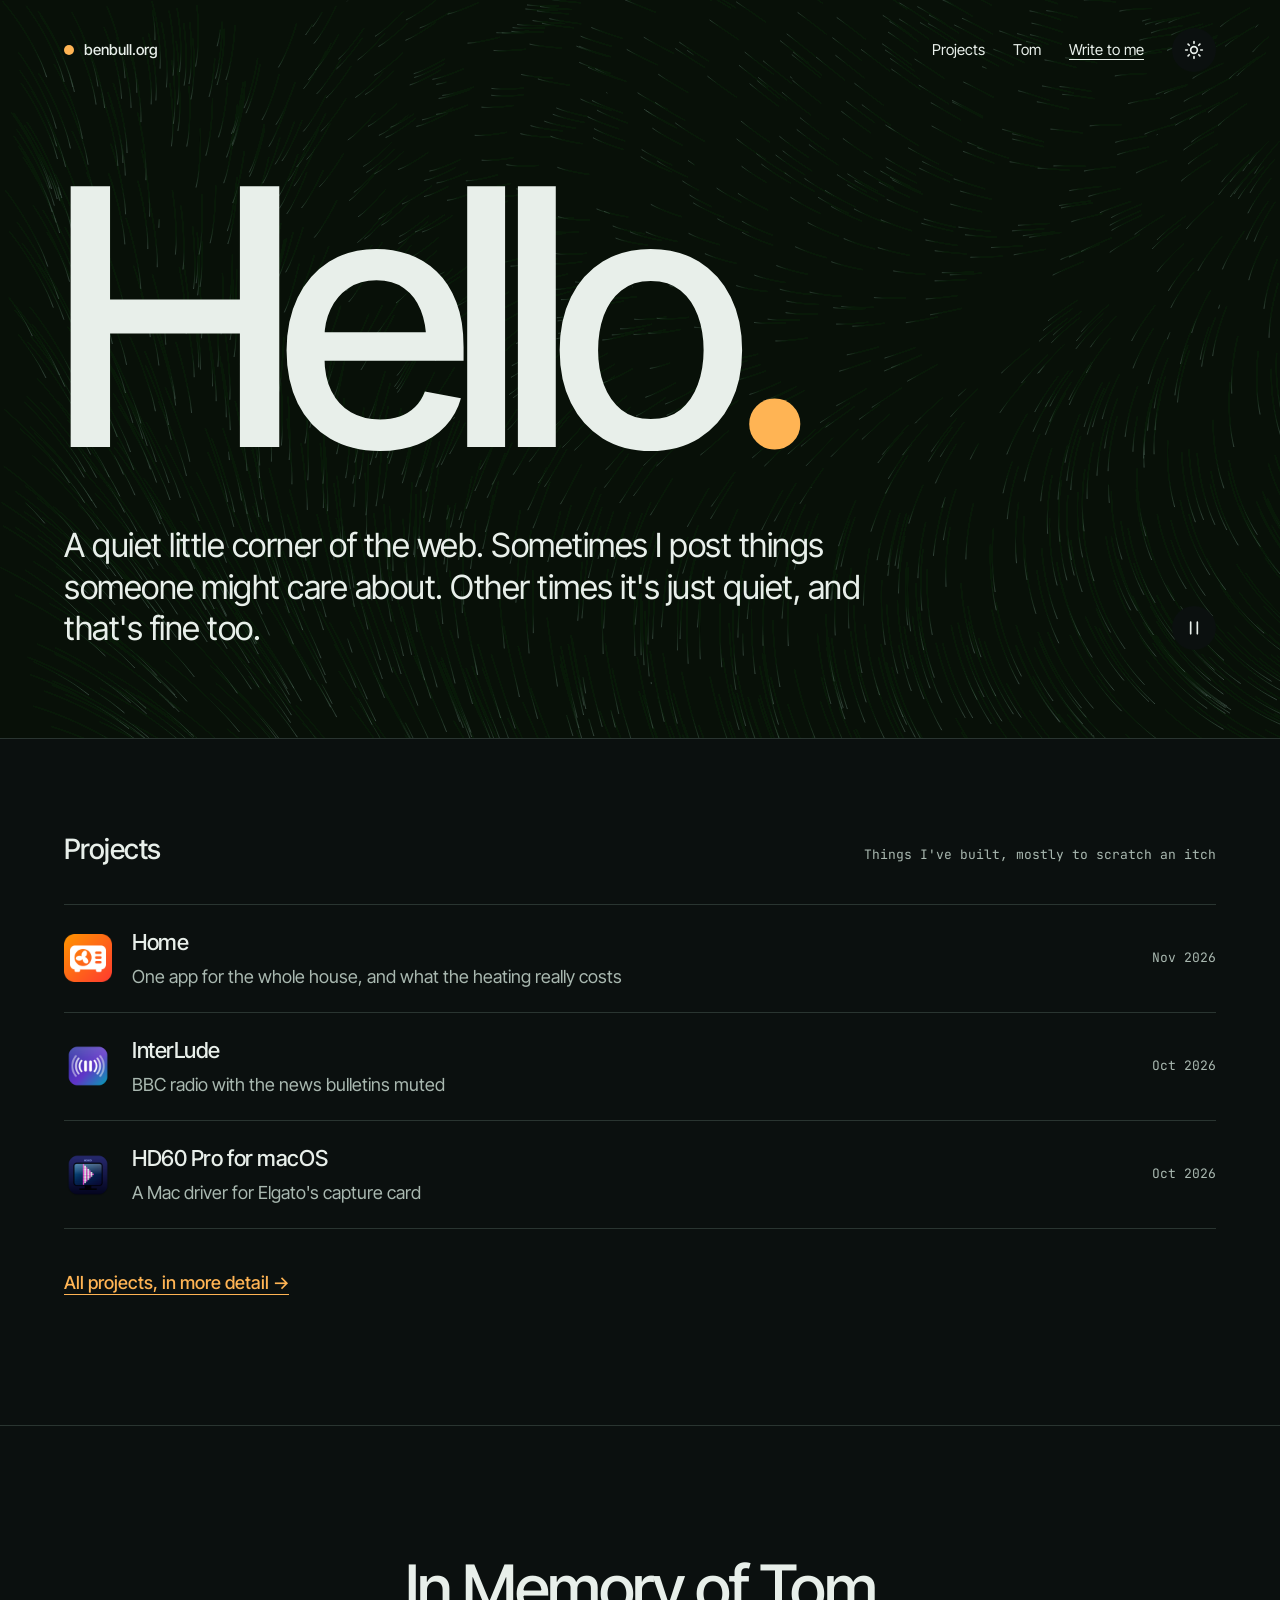
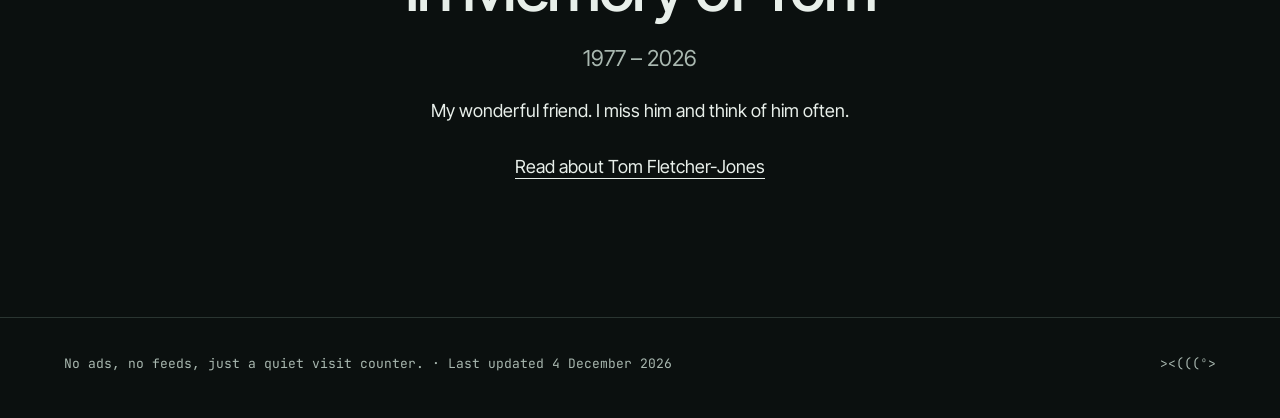
<file: index.html>
<!DOCTYPE html>
<html lang="en">

<head>
  <meta charset="UTF-8">
  <meta name="viewport" content="width=device-width, initial-scale=1.0">
  <title>¸.·´¯`·.´¯`·.¸¸.·´¯`·.¸><(((º>
  </title>
  <meta name="description" content="A minimalist digital presence and temporary holding space.">
  <meta name="google-site-verification" content="vtEmCHS9RW9cWHy-flenRlvzxJgarcauJyfWexyMUlA">
  <script>try { if (localStorage.getItem('theme') === 'light') document.documentElement.setAttribute('data-theme', 'light'); } catch (e) {}</script>
  <link rel="preconnect" href="https://fonts.googleapis.com">
  <link rel="preconnect" href="https://fonts.gstatic.com" crossorigin>
  <link rel="stylesheet" href="styles.css?v=202611192000">
</head>

<body class="home">

  <main id="main">

    <!-- js/wind.js draws the wind behind this and the header -->
    <section class="hero" aria-labelledby="hello" data-wind>
      <h1 id="hello" class="hello">Hello<span class="dot">.</span></h1>
      <div class="hero-foot">
        <p class="intro">A quiet little corner of the web. Sometimes I post things someone might care about. Other
          times it's just quiet, and that's fine too.</p>
        <button type="button" class="icon-btn wind-toggle" aria-label="Pause the wind" hidden></button>
      </div>
    </section>

    <section class="projects" aria-labelledby="projects-title">
      <div class="section-head">
        <h2 id="projects-title">Projects</h2>
        <p class="label">Things I've built, mostly to scratch an itch</p>
      </div>

      <ul class="project-list">
        <li>
          <a href="home.html">
            <img src="images/home-icon.png" alt="" width="48" height="48">
            <span class="pl-text"><span class="pl-name">Home</span><span class="pl-what">One app for the whole house, and what the heating really costs</span></span>
            <span class="label pl-date">Nov 2026</span>
          </a>
        </li>
        <li>
          <a href="interlude.html">
            <img src="images/interlude-icon.png" alt="" width="48" height="48">
            <span class="pl-text"><span class="pl-name">InterLude</span><span class="pl-what">BBC radio with the news bulletins muted</span></span>
            <span class="label pl-date">Oct 2026</span>
          </a>
        </li>
        <li>
          <a href="hd60.html">
            <img src="images/hd60-player-icon.png" alt="" width="48" height="48">
            <span class="pl-text"><span class="pl-name">HD60 Pro for macOS</span><span class="pl-what">A Mac driver for Elgato's capture card</span></span>
            <span class="label pl-date">Oct 2026</span>
          </a>
        </li>
      </ul>

      <p class="all-projects"><a href="projects.html">All projects, in more detail &rarr;</a></p>
    </section>

    <section class="tom-note" aria-labelledby="tom-title">
      <h2 id="tom-title">In Memory of Tom</h2>
      <p class="years">1977 &ndash; 2026</p>
      <p>My wonderful friend. I miss him and think of him often.</p>
      <a href="tribute.html">Read about Tom Fletcher-Jones</a>
    </section>

  </main>

  <!-- No-JS fallback: keep in sync with PAGES in js/nav.js -->
  <noscript>
    <nav class="site-nav site-header" aria-label="Main">
      <a href="index.html" aria-current="page">benbull.org</a>
      <a href="projects.html">Projects</a>
      <a href="tribute.html">Tom</a>
    </nav>
  </noscript>

  <script src="js/nav.js?v=202611192000"></script>
  <script src="js/wind.js?v=202611191200"></script>

  <!-- Default Statcounter code for Personal Site http://benbull.org -->
  <script type="text/javascript">
    var sc_project = 13228015;
    var sc_invisible = 1;
    var sc_security = "065d3980";
  </script>
  <script type="text/javascript" src="https://www.statcounter.com/counter/counter.js" async></script>
  <noscript>
    <div class="statcounter"><a title="Web Analytics" href="https://statcounter.com/" target="_blank"><img
          class="statcounter" src="https://c.statcounter.com/13228015/0/065d3980/1/" alt="Web Analytics"
          referrerPolicy="no-referrer-when-downgrade"></a></div>
  </noscript>
  <!-- End of Statcounter Code -->
</body>

</html>
</file>
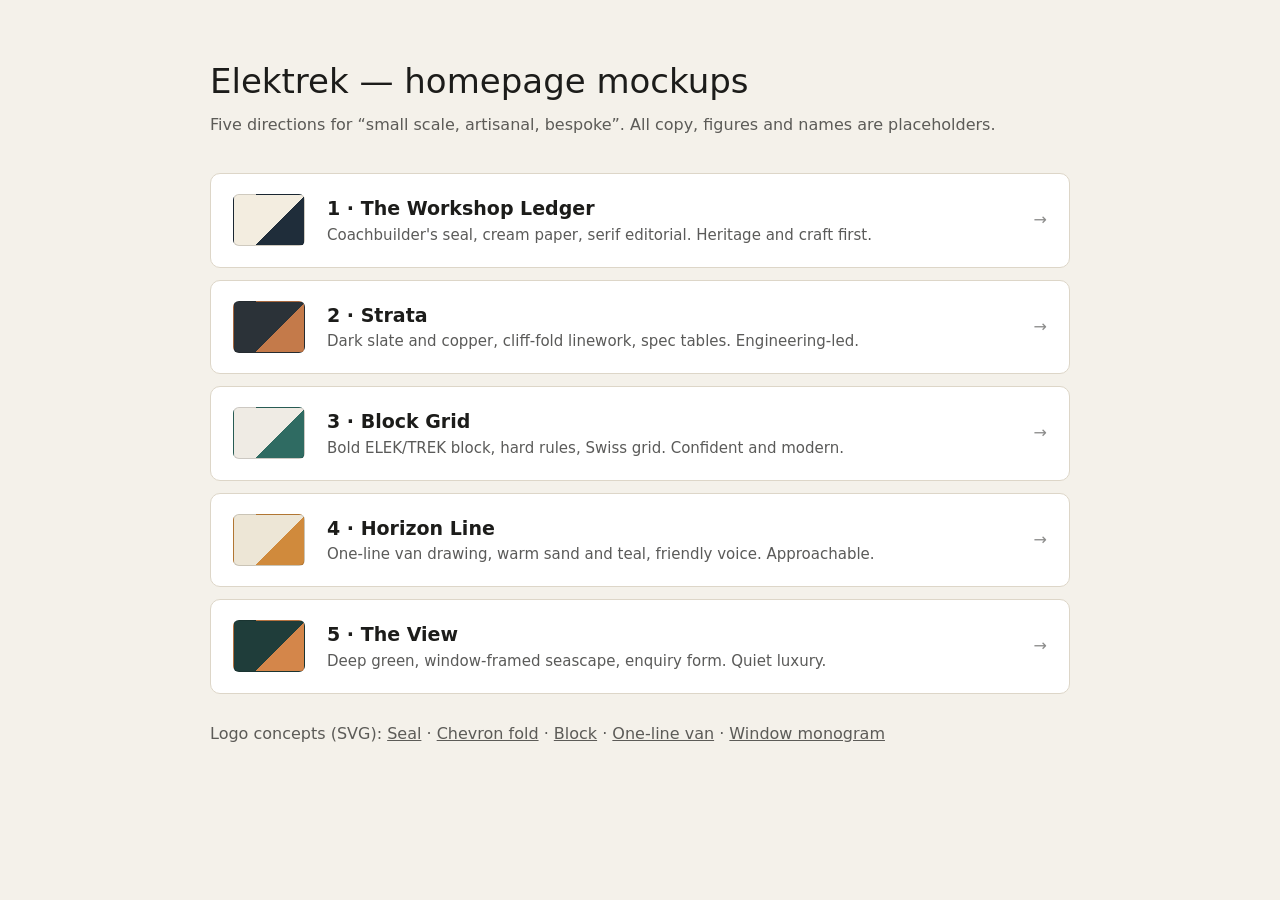
<file: mockups/elektrek/index.html>
<!doctype html>
<html lang="en-GB">
<head>
<meta charset="utf-8">
<meta name="robots" content="noindex">
<meta name="viewport" content="width=device-width, initial-scale=1">
<title>Elektrek — Website Mockups</title>
<style>
*{box-sizing:border-box;margin:0;padding:0}
body{background:#f4f1ea;color:#1c1c1a;font-family:'Avenir Next','Gill Sans',system-ui,sans-serif;padding:56px 24px;line-height:1.5}
main{max-width:860px;margin:0 auto}
h1{font-weight:500;font-size:34px;margin-bottom:6px}
p.s{opacity:.7;margin-bottom:36px}
a{display:grid;grid-template-columns:72px 1fr auto;gap:22px;align-items:center;padding:20px 22px;margin-bottom:12px;background:#fff;border:1px solid #ddd6c8;border-radius:10px;color:inherit;text-decoration:none}
a:hover{border-color:#1c1c1a}
i{display:block;width:72px;height:52px;border-radius:6px;border:1px solid rgba(0,0,0,.15)}
b{font-weight:600;font-size:19px;display:block}
span{opacity:.72;font-size:15px}
em{font-style:normal;opacity:.5}
</style>
</head>
<body>
<main>
  <h1>Elektrek — homepage mockups</h1>
  <p class="s">Five directions for “small scale, artisanal, bespoke”. All copy, figures and names are placeholders.</p>
  <a href="01-workshop-ledger.html"><i style="background:linear-gradient(135deg,#F3EDE0 60%,#1F2D3A 60%)"></i><div><b>1 · The Workshop Ledger</b><span>Coachbuilder's seal, cream paper, serif editorial. Heritage and craft first.</span></div><em>→</em></a>
  <a href="02-strata.html"><i style="background:linear-gradient(135deg,#2B3238 60%,#C47A4A 60%)"></i><div><b>2 · Strata</b><span>Dark slate and copper, cliff-fold linework, spec tables. Engineering-led.</span></div><em>→</em></a>
  <a href="03-block-grid.html"><i style="background:linear-gradient(135deg,#EFEBE4 60%,#2F6B62 60%)"></i><div><b>3 · Block Grid</b><span>Bold ELEK/TREK block, hard rules, Swiss grid. Confident and modern.</span></div><em>→</em></a>
  <a href="04-horizon-line.html"><i style="background:linear-gradient(135deg,#EDE6D6 60%,#D08A3C 60%)"></i><div><b>4 · Horizon Line</b><span>One-line van drawing, warm sand and teal, friendly voice. Approachable.</span></div><em>→</em></a>
  <a href="05-the-view.html"><i style="background:linear-gradient(135deg,#1F3D3A 60%,#D4864A 60%)"></i><div><b>5 · The View</b><span>Deep green, window-framed seascape, enquiry form. Quiet luxury.</span></div><em>→</em></a>
  <p class="s" style="margin-top:28px">Logo concepts (SVG): <u><a style="display:inline;padding:0;border:0;background:none" href="logos/01-makers-seal.svg">Seal</a></u> · <u><a style="display:inline;padding:0;border:0;background:none" href="logos/02-chevron-fold.svg">Chevron fold</a></u> · <u><a style="display:inline;padding:0;border:0;background:none" href="logos/03-elek-trek-block.svg">Block</a></u> · <u><a style="display:inline;padding:0;border:0;background:none" href="logos/04-one-line-van.svg">One-line van</a></u> · <u><a style="display:inline;padding:0;border:0;background:none" href="logos/05-window-monogram.svg">Window monogram</a></u></p>
</main>
</body>
</html>
</file>
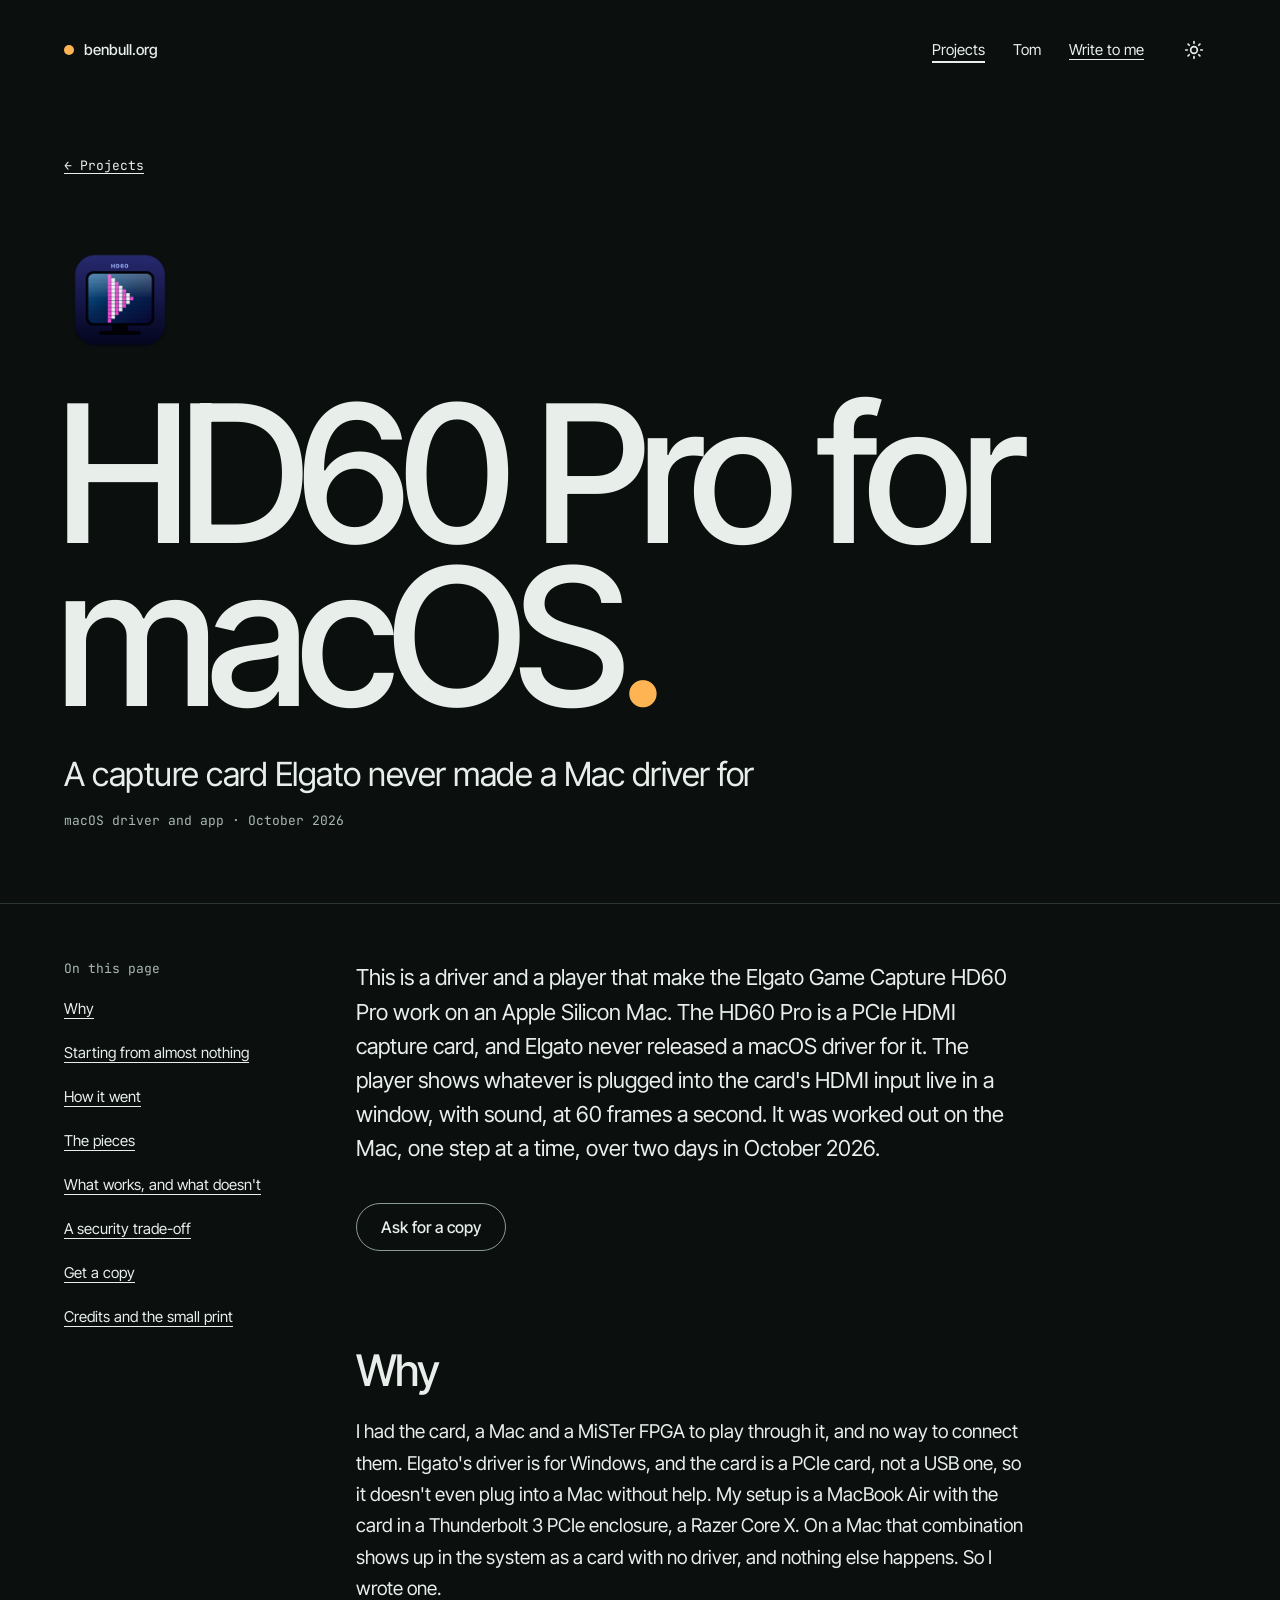
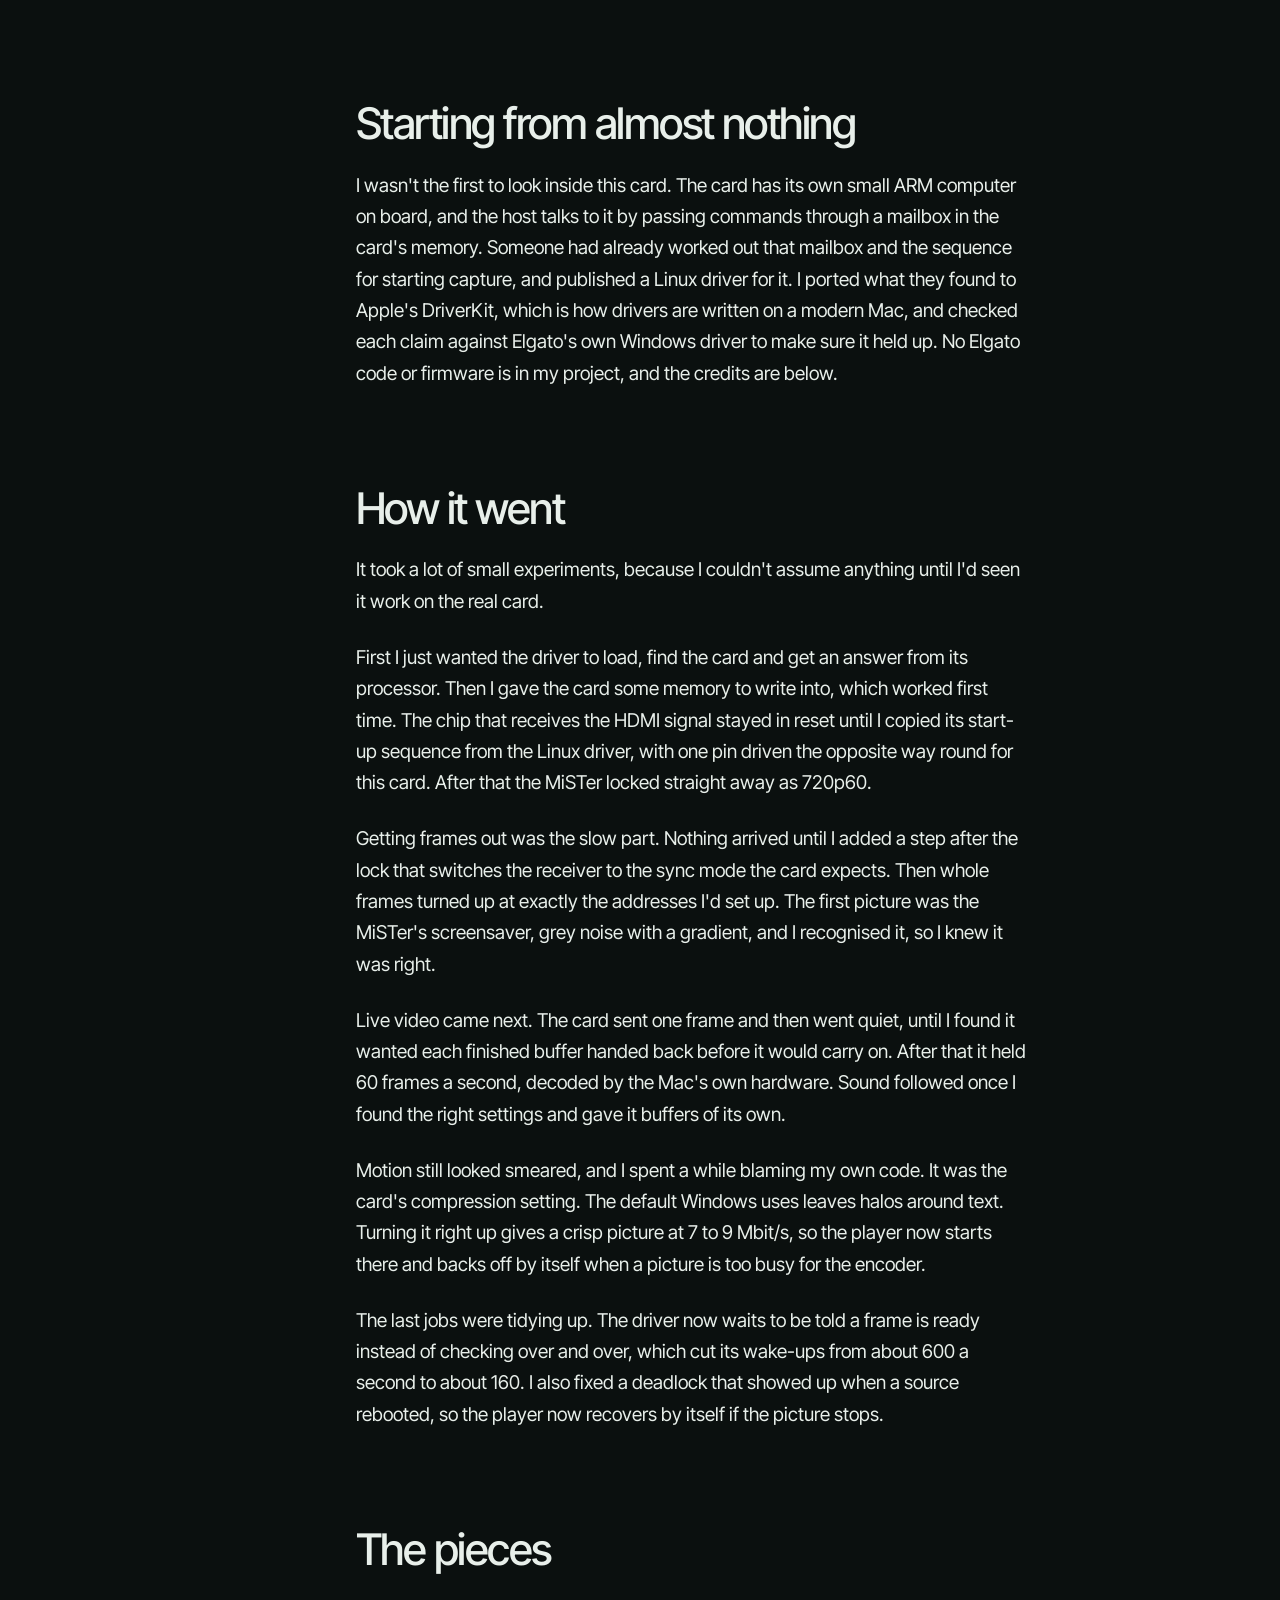
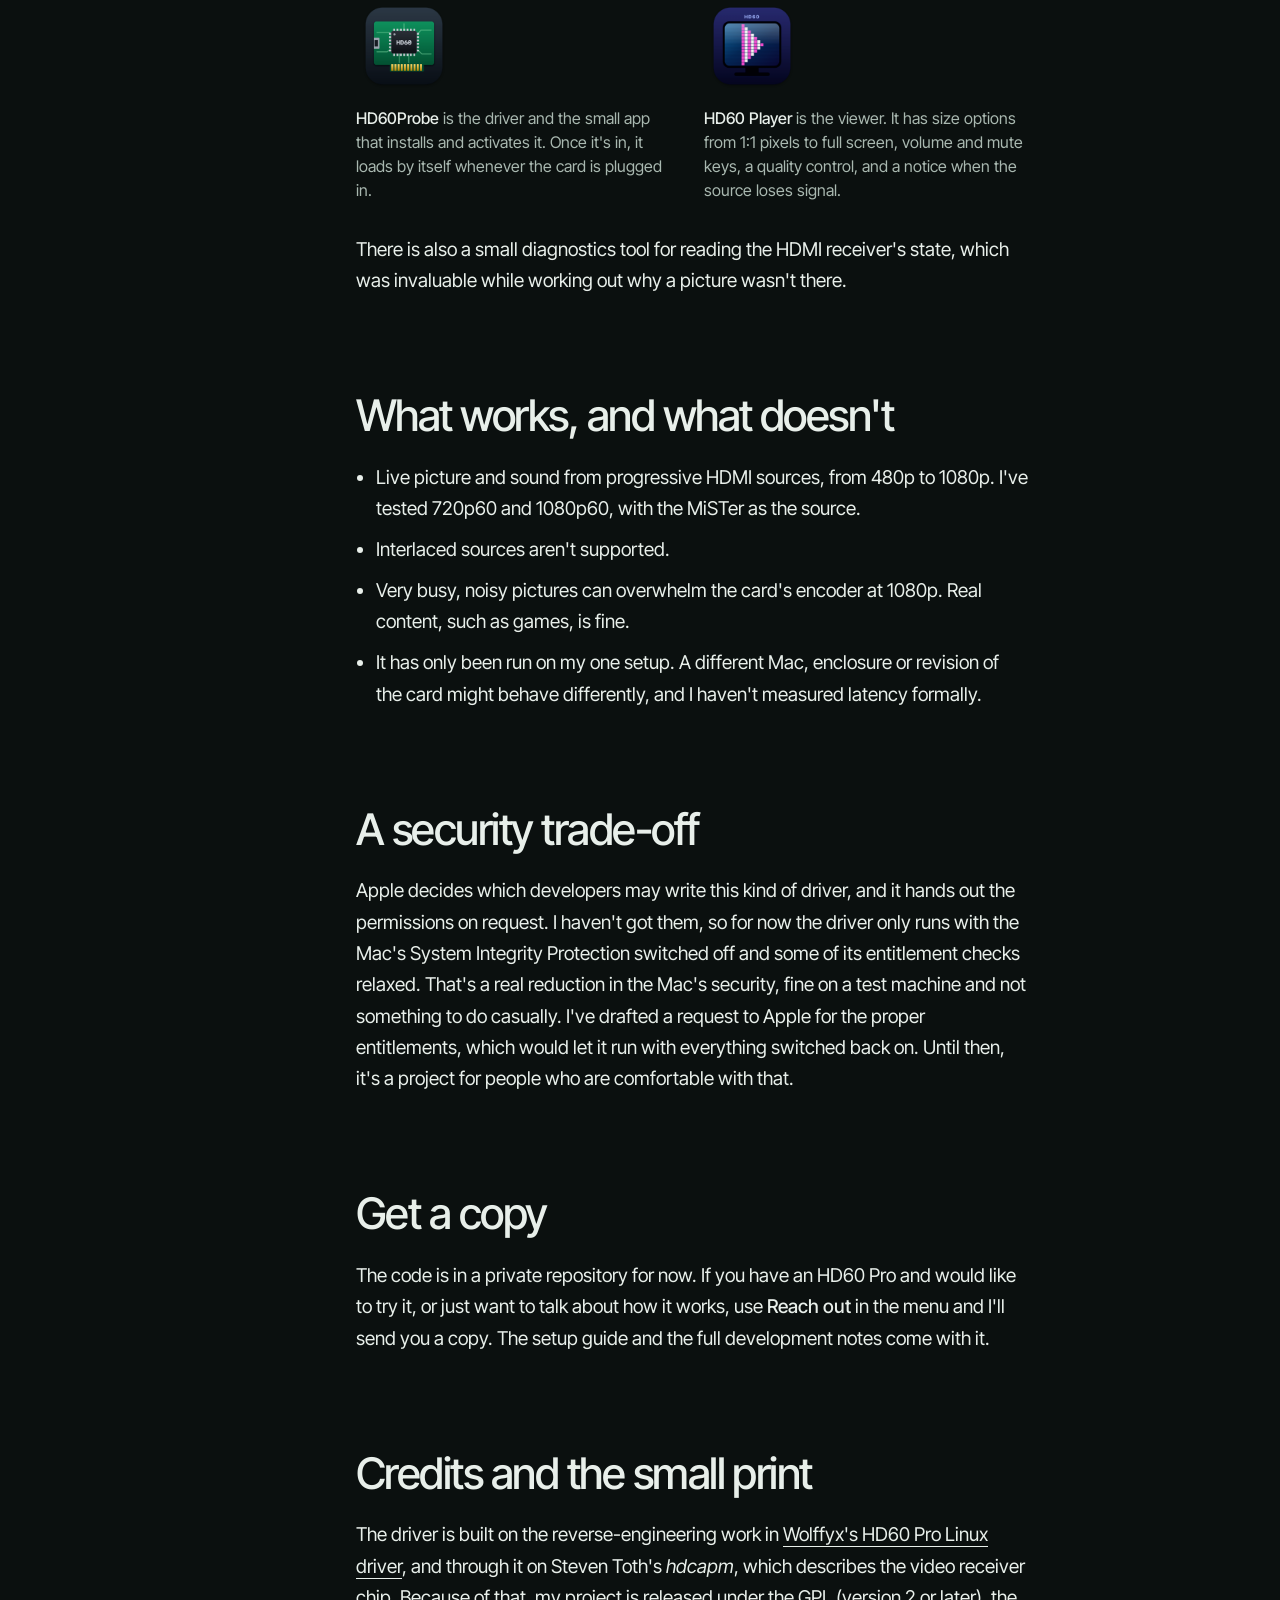
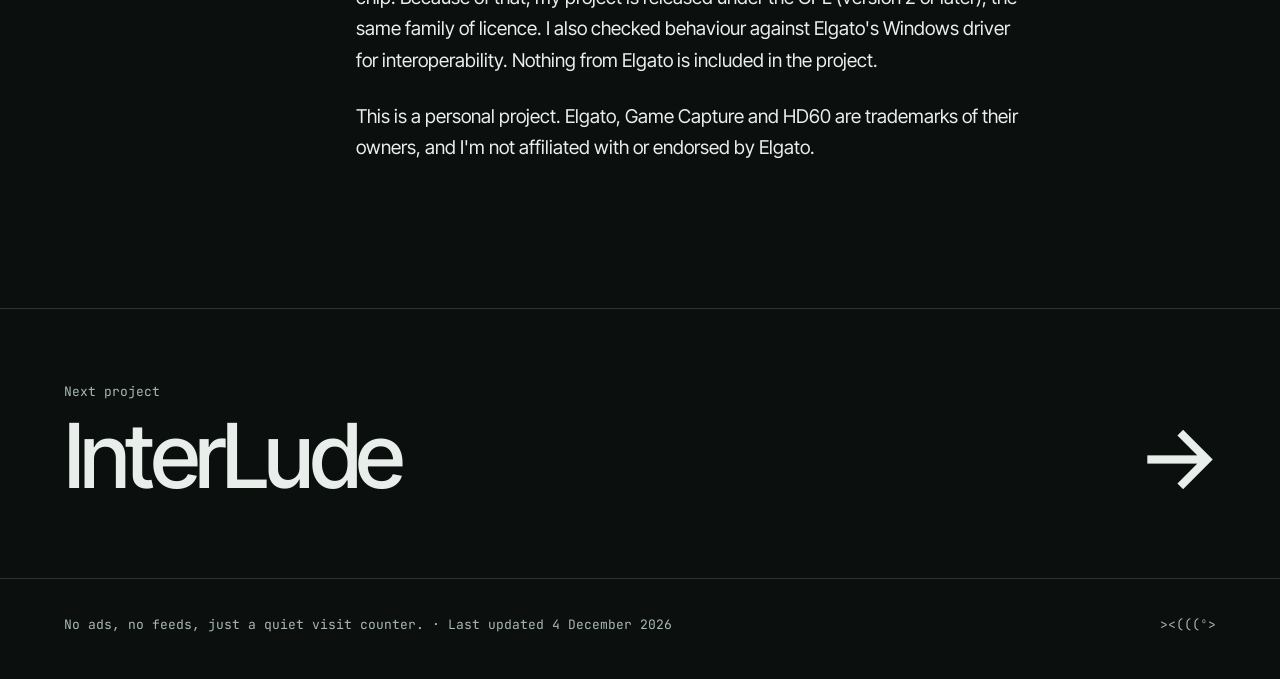
<file: hd60.html>
<!DOCTYPE html>
<html lang="en">

<head>
  <meta charset="UTF-8">
  <meta name="viewport" content="width=device-width, initial-scale=1.0">
  <title>HD60 Pro for macOS</title>
  <meta name="description" content="A DriverKit driver and player that make the Elgato Game Capture HD60 Pro, a PCIe HDMI capture card, work on Apple Silicon Macs.">
  <link rel="icon" type="image/png" href="images/hd60-player-icon.png">
  <script>try { if (localStorage.getItem('theme') === 'light') document.documentElement.setAttribute('data-theme', 'light'); } catch (e) {}</script>
  <link rel="stylesheet" href="styles.css?v=202611192000">

  <link rel="preconnect" href="https://fonts.googleapis.com">
  <link rel="preconnect" href="https://fonts.gstatic.com" crossorigin>
</head>

<body class="article-page">


  <main id="main">

    <header class="page-head">
      <p class="breadcrumb"><a href="projects.html">&larr; Projects</a></p>
      <img class="app-icon" src="images/hd60-player-icon.png" alt="The HD60 Player app icon: a monitor showing a play symbol made of pink and white blocks, with the letters HD60 above it." width="128" height="128">
      <h1 class="page-title">HD60 Pro for macOS<span class="dot">.</span></h1>
      <p class="tagline">A capture card Elgato never made a Mac driver for</p>
      <p class="label">macOS driver and app &middot; October 2026</p>
    </header>

    <div class="article-body">

    <!-- Filled in from the article's h2s by js/contents.js -->
    <nav class="toc" aria-labelledby="toc-title" hidden>
      <h2 id="toc-title" class="label">On this page</h2>
      <ul></ul>
    </nav>

    <article class="prose">

      <p class="lead">
        This is a driver and a player that make the Elgato Game Capture HD60 Pro work on an Apple Silicon Mac. The
        HD60 Pro is a PCIe HDMI capture card, and Elgato never released a macOS driver for it. The player shows
        whatever is plugged into the card's HDMI input live in a window, with sound, at 60 frames a second. It was
        worked out on the Mac, one step at a time, over two days in October 2026.
      </p>

      <p class="project-links">
        <a class="pill button" href="#get-a-copy">Ask for a copy</a>
      </p>

      <h2 id="why">Why</h2>
      <p>
        I had the card, a Mac and a MiSTer FPGA to play through it, and no way to connect them. Elgato's driver is
        for Windows, and the card is a PCIe card, not a USB one, so it doesn't even plug into a Mac without help.
        My setup is a MacBook Air with the card in a Thunderbolt 3 PCIe enclosure, a Razer Core X. On a Mac that
        combination shows up in the system as a card with no driver, and nothing else happens. So I wrote one.
      </p>

      <h2 id="starting">Starting from almost nothing</h2>
      <p>
        I wasn't the first to look inside this card. The card has its own small ARM computer on board, and the host
        talks to it by passing commands through a mailbox in the card's memory. Someone had already worked out that
        mailbox and the sequence for starting capture, and published a Linux driver for it. I ported what they found to
        Apple's DriverKit, which is how drivers are written on a modern Mac, and checked each claim against Elgato's
        own Windows driver to make sure it held up. No Elgato code or firmware is in my project, and the credits are
        below.
      </p>

      <h2 id="how-it-went">How it went</h2>
      <p>
        It took a lot of small experiments, because I couldn't assume anything until I'd seen it work on the real card.
      </p>
      <p>
        First I just wanted the driver to load, find the card and get an answer from its processor. Then I gave the
        card some memory to write into, which worked first time. The chip that receives the HDMI signal stayed in reset
        until I copied its start-up sequence from the Linux driver, with one pin driven the opposite way round for
        this card. After that the MiSTer locked straight away as 720p60.
      </p>
      <p>
        Getting frames out was the slow part. Nothing arrived until I added a step after the lock that switches the
        receiver to the sync mode the card expects. Then whole frames turned up at exactly the addresses I'd set up.
        The first picture was the MiSTer's screensaver, grey noise with a gradient, and I recognised it, so I knew it
        was right.
      </p>
      <p>
        Live video came next. The card sent one frame and then went quiet, until I found it wanted each finished
        buffer handed back before it would carry on. After that it held 60 frames a second, decoded by the Mac's own
        hardware. Sound followed once I found the right settings and gave it buffers of its own.
      </p>
      <p>
        Motion still looked smeared, and I spent a while blaming my own code. It was the card's compression setting.
        The default Windows uses leaves halos around text. Turning it right up gives a crisp picture at 7 to 9 Mbit/s,
        so the player now starts there and backs off by itself when a picture is too busy for the encoder.
      </p>
      <p>
        The last jobs were tidying up. The driver now waits to be told a frame is ready instead of checking over and
        over, which cut its wake-ups from about 600 a second to about 160. I also fixed a deadlock that showed up
        when a source rebooted, so the player now recovers by itself if the picture stops.
      </p>

      <h2 id="the-pieces">The pieces</h2>

      <div class="icon-pair">
        <figure>
          <img src="images/hd60-driver-icon.png" alt="The HD60Probe icon: a green circuit board with a chip labelled HD60." width="96" height="96" loading="lazy">
          <figcaption><strong>HD60Probe</strong> is the driver and the small app that installs and activates it.
            Once it's in, it loads by itself whenever the card is plugged in.</figcaption>
        </figure>
        <figure>
          <img src="images/hd60-player-icon.png" alt="The HD60 Player icon: a monitor showing a play symbol made of coloured blocks." width="96" height="96" loading="lazy">
          <figcaption><strong>HD60 Player</strong> is the viewer. It has size options from 1:1 pixels to full screen,
            volume and mute keys, a quality control, and a notice when the source loses signal.</figcaption>
        </figure>
      </div>

      <p>
        There is also a small diagnostics tool for reading the HDMI receiver's state, which was invaluable while
        working out why a picture wasn't there.
      </p>

      <h2 id="what-works">What works, and what doesn't</h2>
      <ul>
        <li>Live picture and sound from progressive HDMI sources, from 480p to 1080p. I've tested 720p60 and 1080p60,
          with the MiSTer as the source.</li>
        <li>Interlaced sources aren't supported.</li>
        <li>Very busy, noisy pictures can overwhelm the card's encoder at 1080p. Real content, such as games, is
          fine.</li>
        <li>It has only been run on my one setup. A different Mac, enclosure or revision of the card might behave
          differently, and I haven't measured latency formally.</li>
      </ul>

      <h2 id="security">A security trade-off</h2>
      <p>
        Apple decides which developers may write this kind of driver, and it hands out the permissions on request.
        I haven't got them, so for now the driver only runs with the Mac's System Integrity Protection switched off
        and some of its entitlement checks relaxed. That's a real reduction in the Mac's security, fine on a test
        machine and not something to do casually. I've drafted a request to Apple for the proper entitlements, which
        would let it run with everything switched back on. Until then, it's a project for people who are comfortable
        with that.
      </p>

      <h2 id="get-a-copy">Get a copy</h2>
      <p>
        The code is in a private repository for now. If you have an HD60 Pro and would like to try it, or just want to
        talk about how it works, use <strong>Reach out</strong> in the menu and I'll send you a copy. The setup
        guide and the full development notes come with it.
      </p>

      <h2 id="credits">Credits and the small print</h2>
      <p>
        The driver is built on the reverse-engineering work in
        <a href="https://github.com/Wolffyx/hd60pro-linux-driver">Wolffyx's HD60 Pro Linux driver</a>, and
        through it on Steven Toth's <em>hdcapm</em>, which describes the video receiver chip. Because of that, my
        project is released under the GPL (version 2 or later), the same family of licence. I also checked behaviour
        against Elgato's Windows driver for interoperability. Nothing from Elgato is included in the project.
      </p>
      <p>
        This is a personal project. Elgato, Game Capture and HD60 are trademarks of their owners, and I'm not
        affiliated with or endorsed by Elgato.
      </p>

    </article>

    </div>

    <a class="next-project" href="interlude.html">
      <span>
        <span class="label">Next project</span>
        <span class="next-title">InterLude</span>
      </span>
      <span class="next-arrow" aria-hidden="true">&rarr;</span>
    </a>

  </main>


  <!-- No-JS fallback: keep in sync with PAGES in js/nav.js -->
  <noscript>
    <nav class="site-nav site-header" aria-label="Main">
      <a href="index.html">benbull.org</a>
      <a href="projects.html" aria-current="page">Projects</a>
      <a href="tribute.html">Tom</a>
    </nav>
  </noscript>

  <script src="js/nav.js?v=202611192000"></script>
  <script src="js/contents.js?v=202611101800"></script>

  <!-- Default Statcounter code for Personal Site http://benbull.org -->
  <script type="text/javascript">
    var sc_project = 13228015;
    var sc_invisible = 1;
    var sc_security = "065d3980";
  </script>
  <script type="text/javascript" src="https://www.statcounter.com/counter/counter.js" async></script>
  <noscript>
    <div class="statcounter"><a title="Web Analytics" href="https://statcounter.com/" target="_blank"><img
          class="statcounter" src="https://c.statcounter.com/13228015/0/065d3980/1/" alt="Web Analytics"
          referrerPolicy="no-referrer-when-downgrade"></a></div>
  </noscript>
  <!-- End of Statcounter Code -->
</body>

</html>
</file>
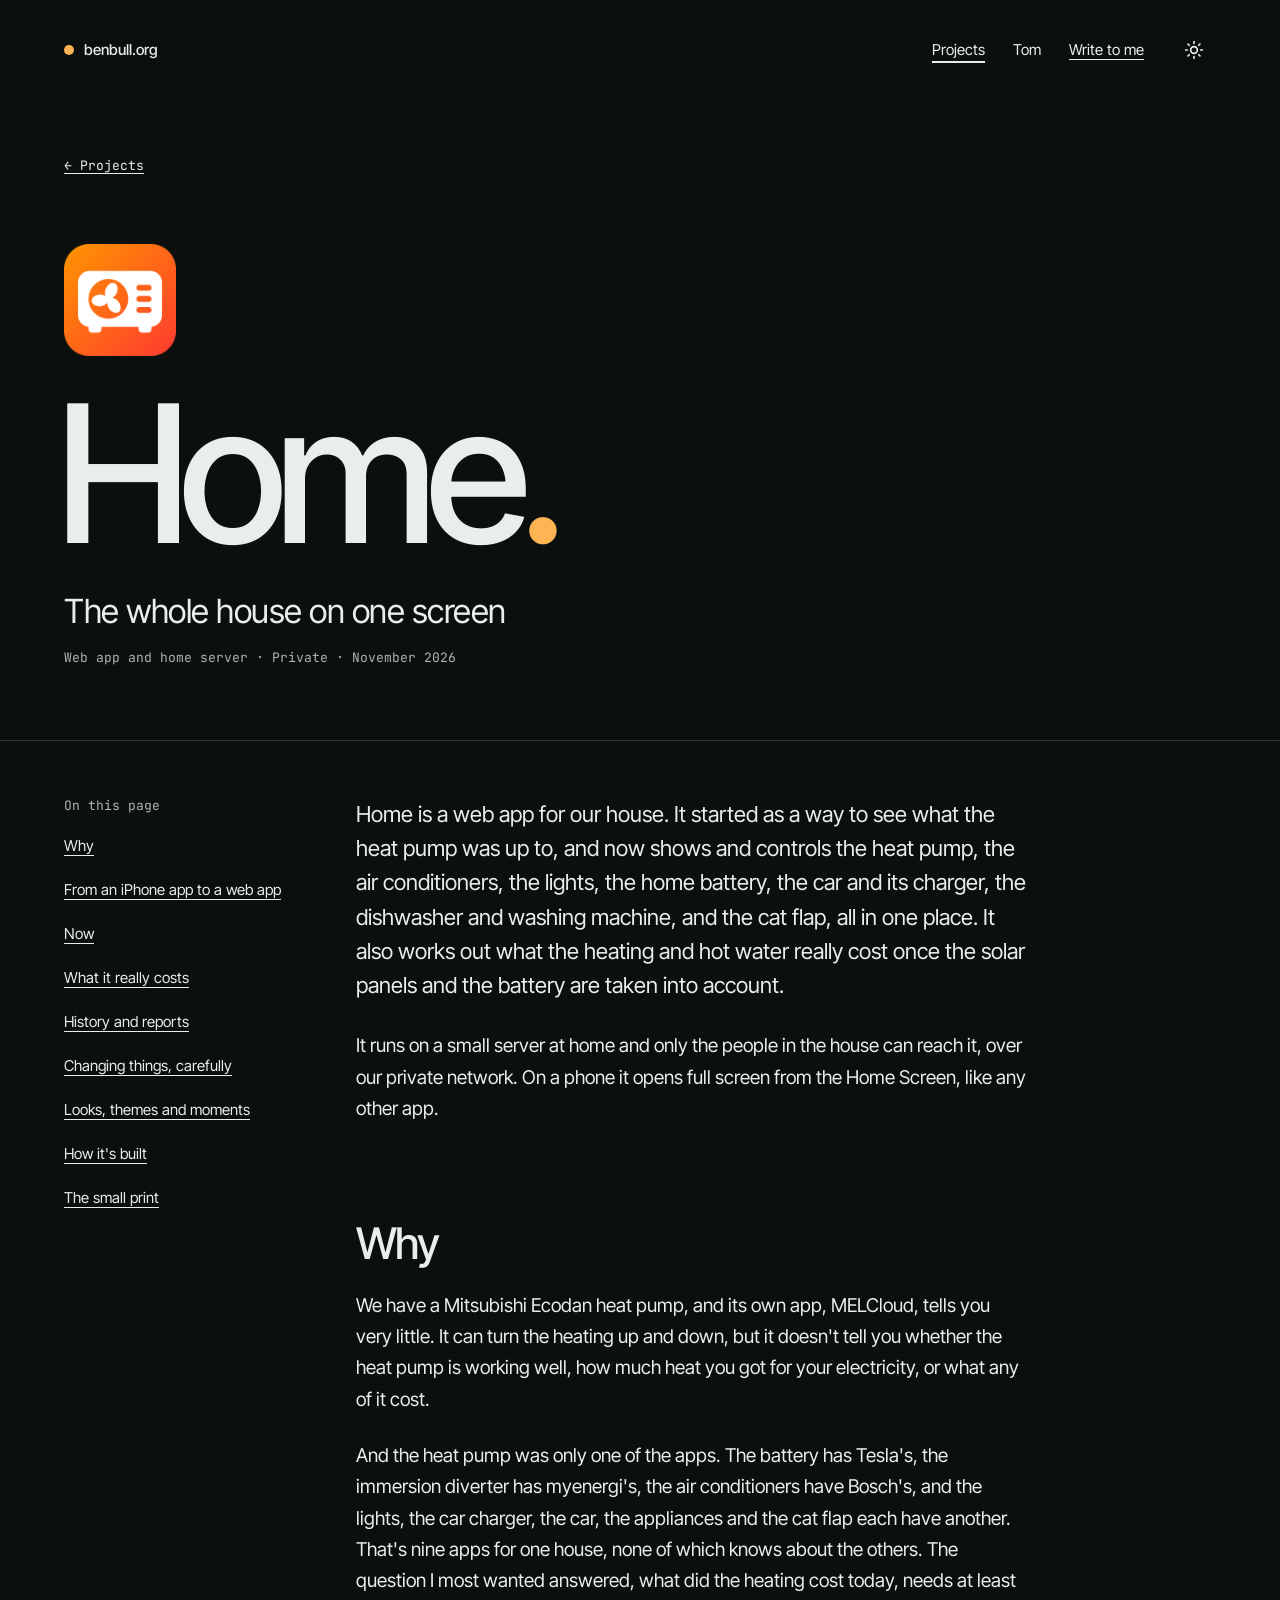
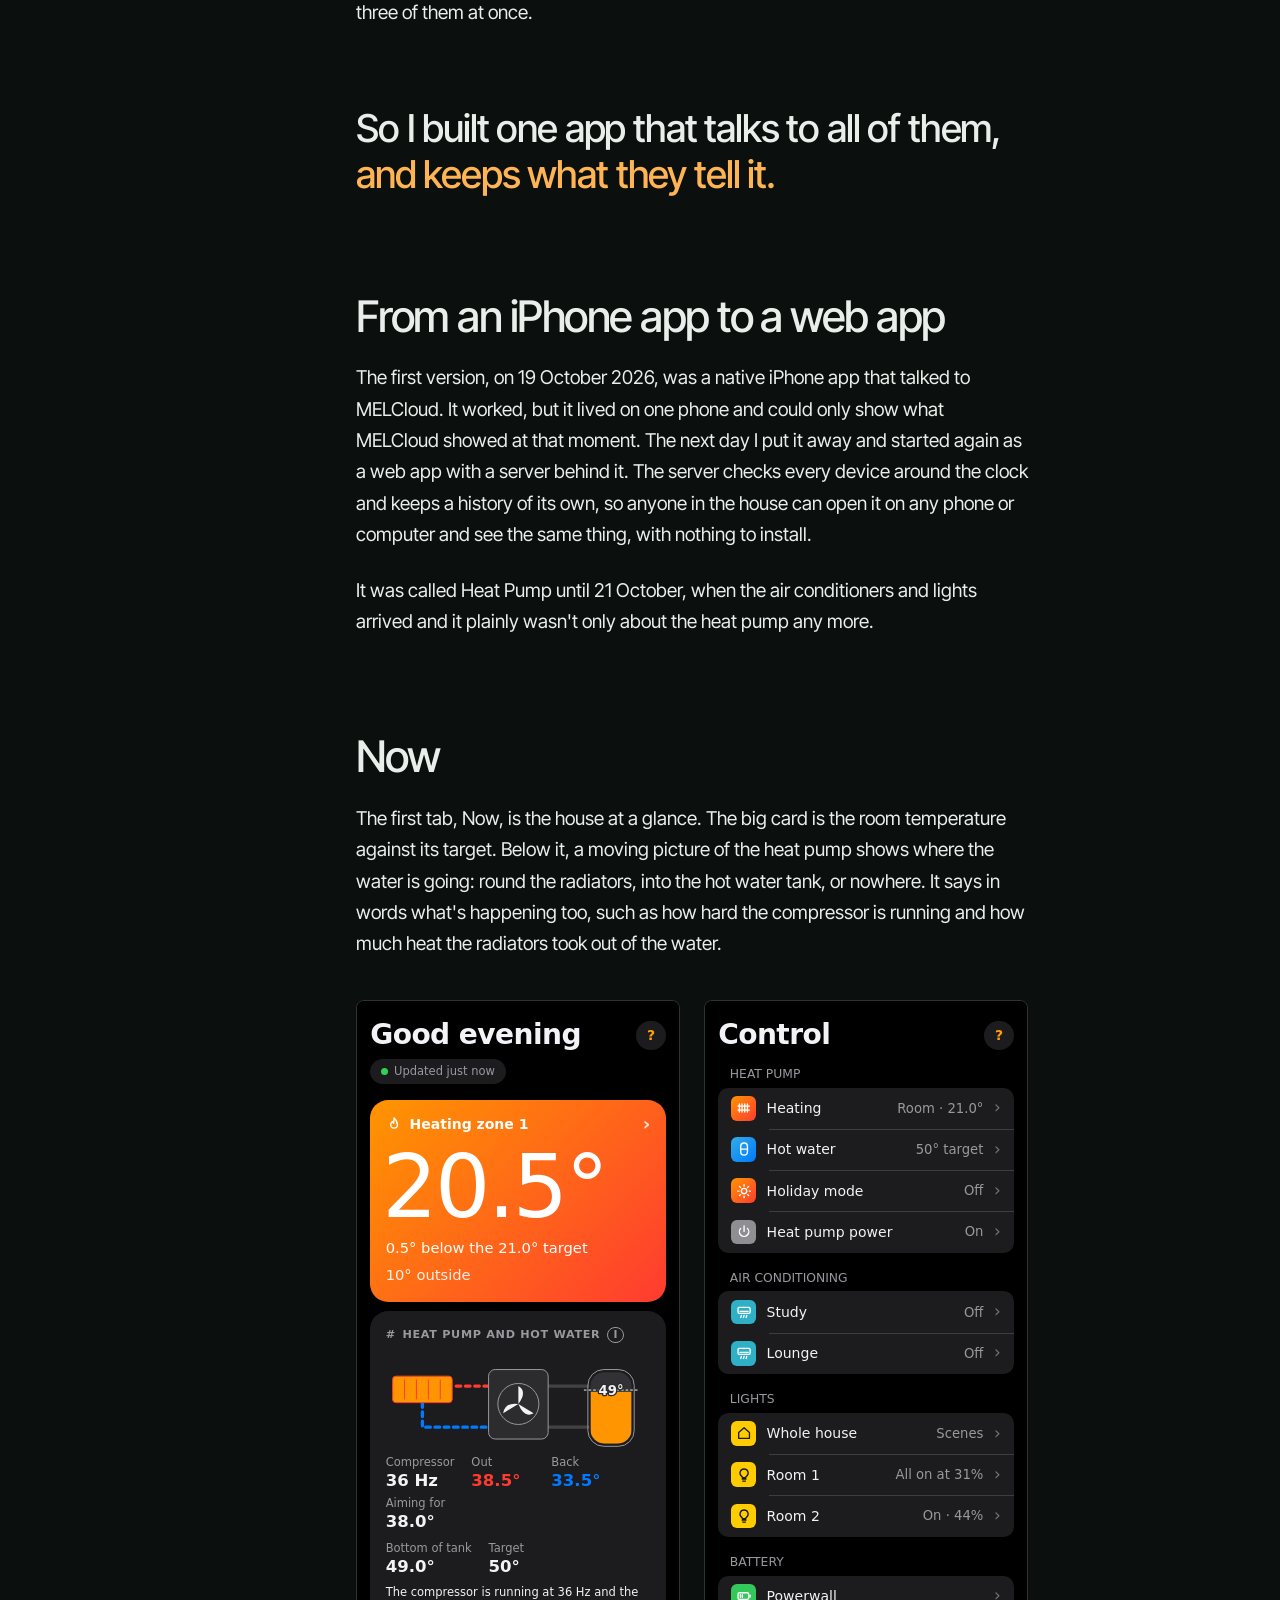
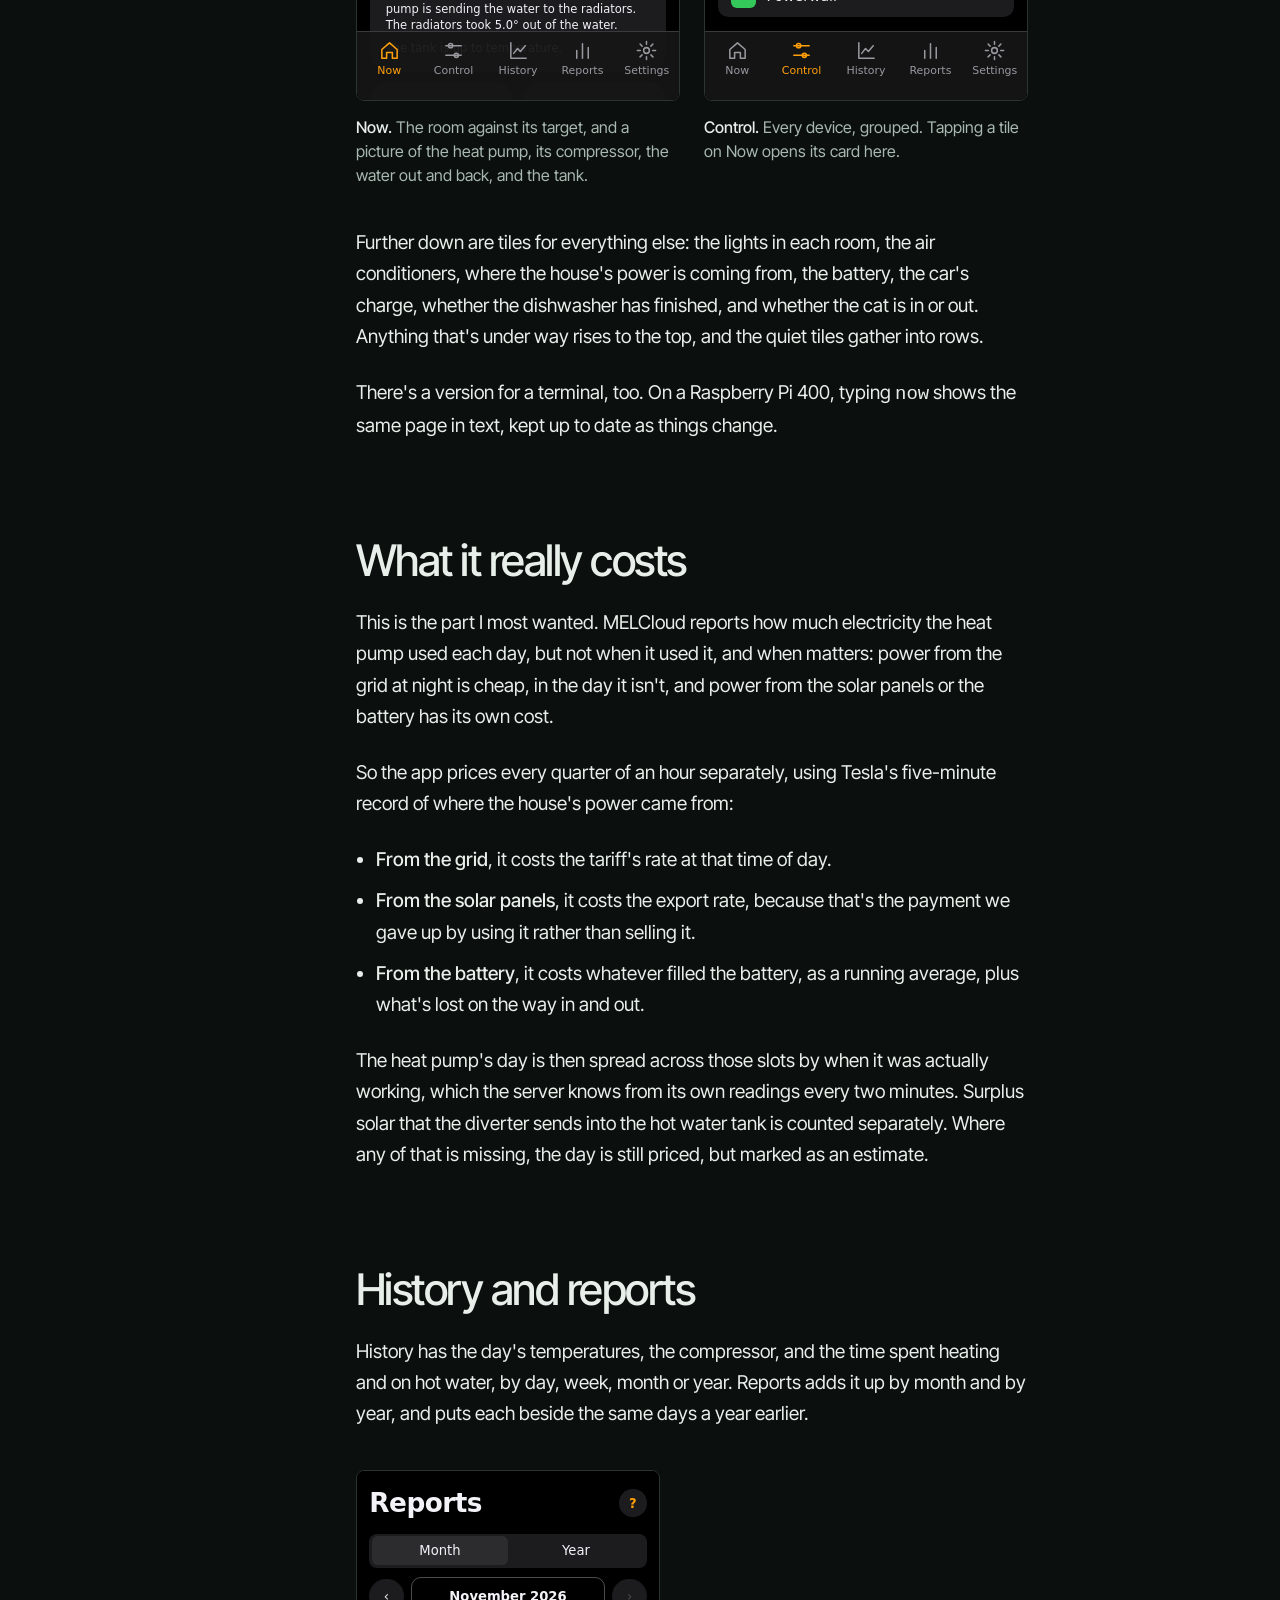
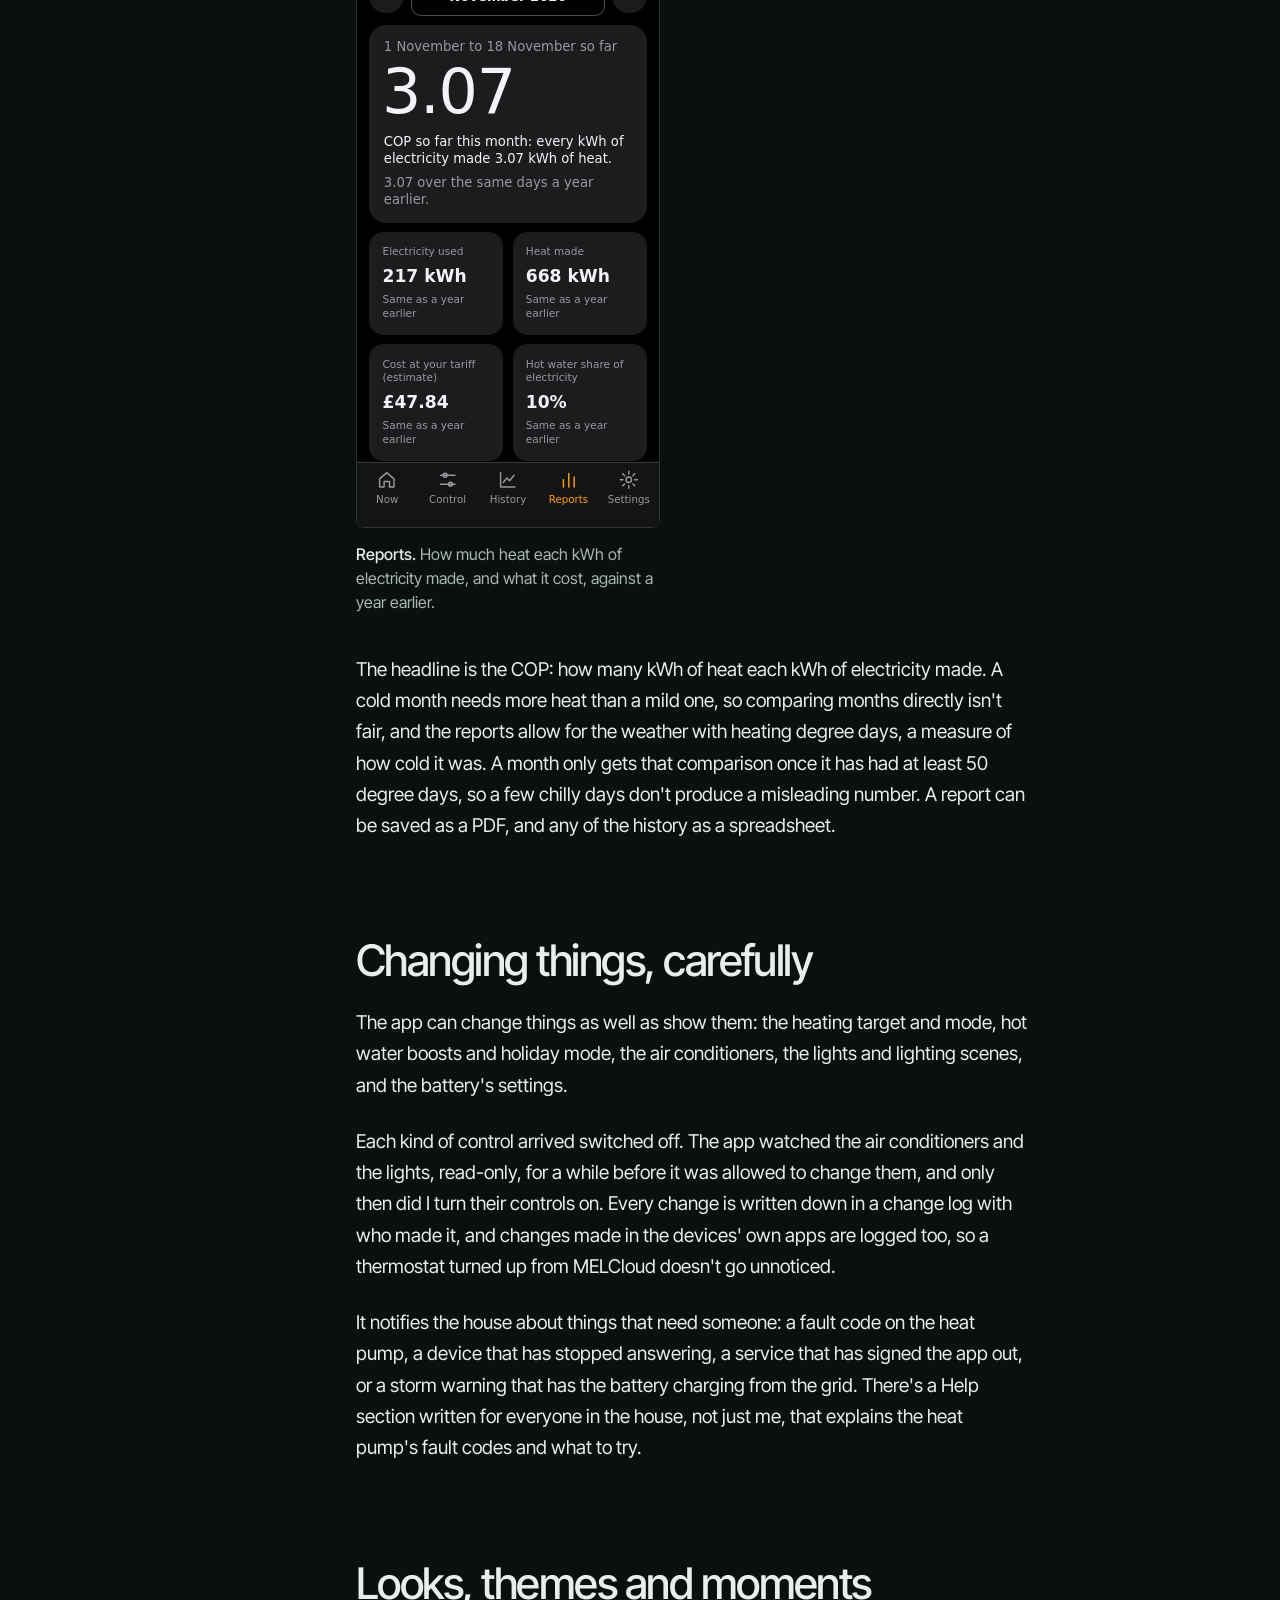
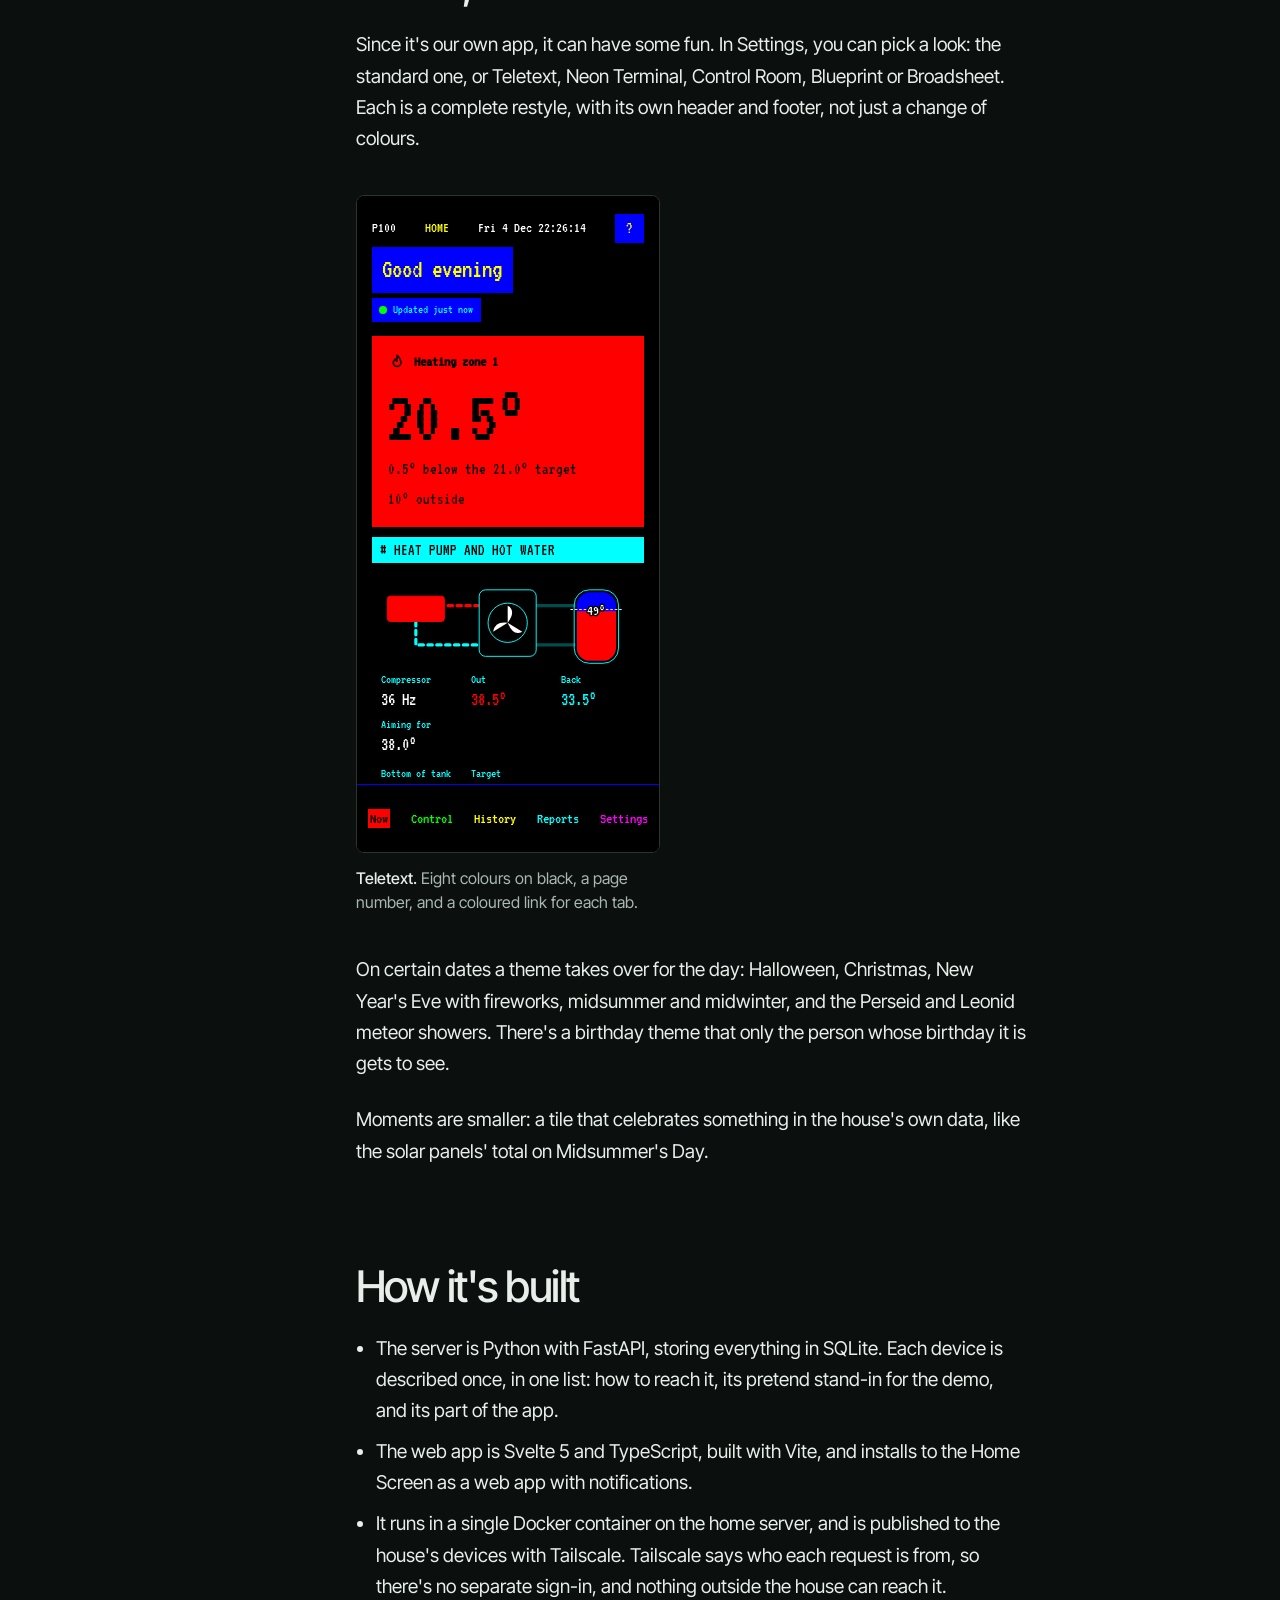
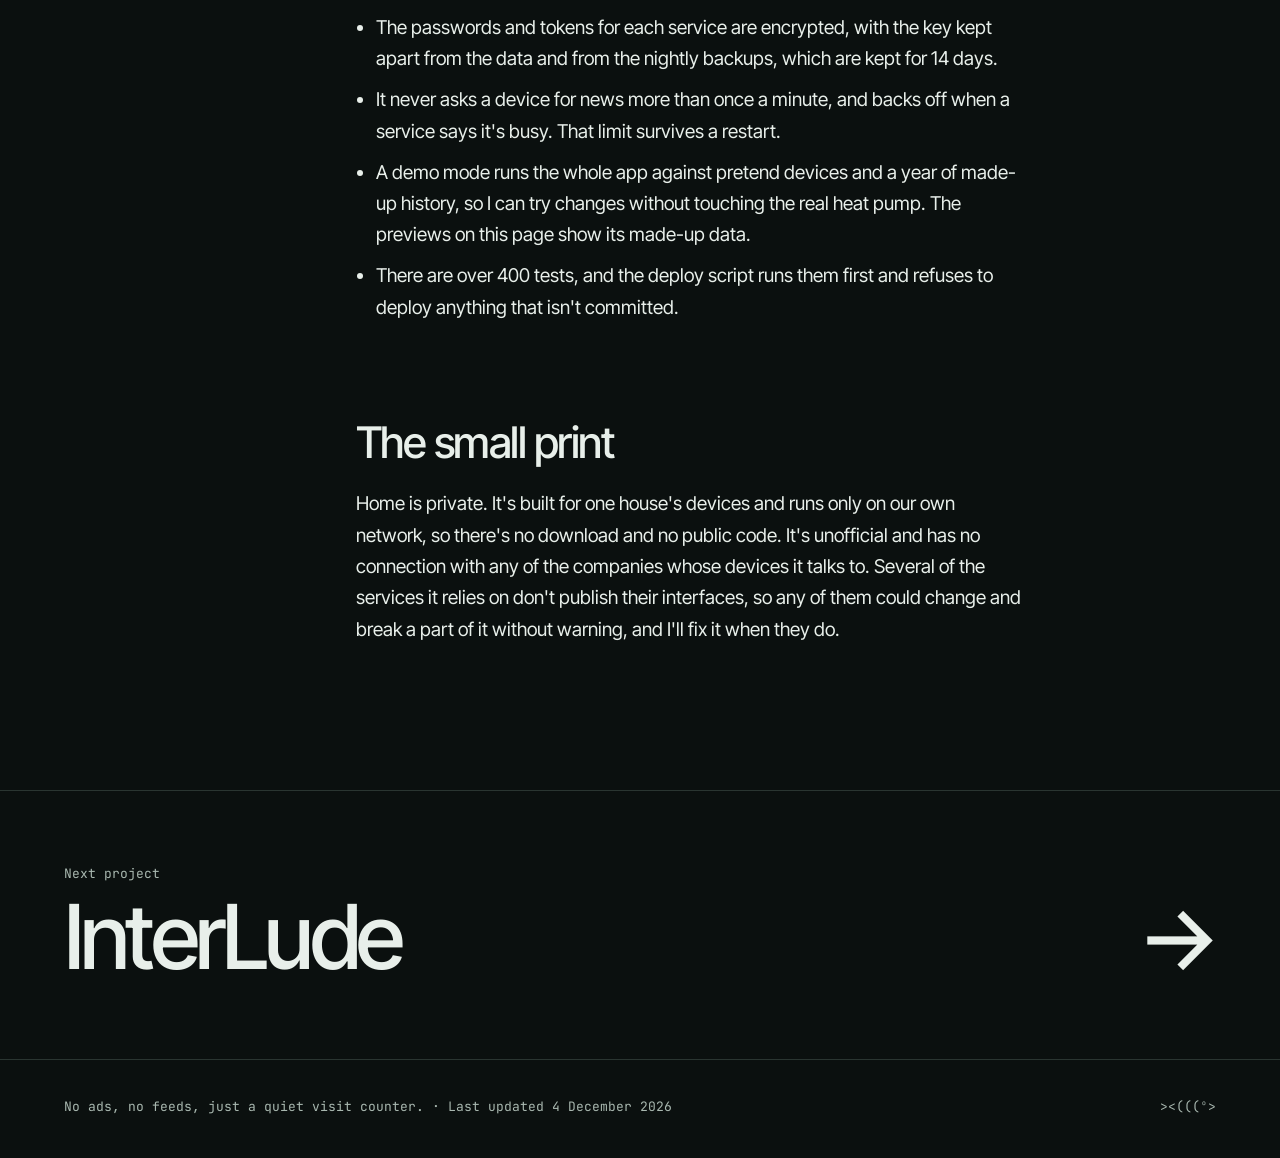
<file: home.html>
<!DOCTYPE html>
<html lang="en">

<head>
  <meta charset="UTF-8">
  <meta name="viewport" content="width=device-width, initial-scale=1.0">
  <title>Home</title>
  <meta name="description" content="A web app for the house: the heat pump, air conditioners, lights, battery, car and appliances in one place, with what the heating really costs after solar and the battery.">
  <link rel="icon" type="image/png" href="images/home-icon.png">
  <script>try { if (localStorage.getItem('theme') === 'light') document.documentElement.setAttribute('data-theme', 'light'); } catch (e) {}</script>
  <link rel="stylesheet" href="styles.css?v=202611192000">
  <link rel="stylesheet" href="home-demo.css?v=202611191900">

  <link rel="preconnect" href="https://fonts.googleapis.com">
  <link rel="preconnect" href="https://fonts.gstatic.com" crossorigin>
</head>

<body class="article-page">


  <main id="main">

    <header class="page-head">
      <p class="breadcrumb"><a href="projects.html">&larr; Projects</a></p>
      <img class="app-icon" src="images/home-icon.png" alt="The Home app icon: a white outline of a heat pump's outdoor unit, its fan and grille, on an orange-red gradient." width="128" height="128">
      <h1 class="page-title">Home<span class="dot">.</span></h1>
      <p class="tagline">The whole house on one screen</p>
      <p class="label">Web app and home server &middot; Private &middot; November 2026</p>
    </header>

    <div class="article-body">

    <!-- Filled in from the article's h2s by js/contents.js -->
    <nav class="toc" aria-labelledby="toc-title" hidden>
      <h2 id="toc-title" class="label">On this page</h2>
      <ul></ul>
    </nav>

    <article class="prose">

      <p class="lead">
        Home is a web app for our house. It started as a way to see what the heat pump was up to, and now
        shows and controls the heat pump, the air conditioners, the lights, the home battery, the car and its
        charger, the dishwasher and washing machine, and the cat flap, all in one place. It also works out what the
        heating and hot water really cost once the solar panels and the battery are taken into account.
      </p>
      <p>
        It runs on a small server at home and only the people in the house can reach it, over our private network.
        On a phone it opens full screen from the Home Screen, like any other app.
      </p>

      <h2 id="why">Why</h2>
      <p>
        We have a Mitsubishi Ecodan heat pump, and its own app, MELCloud, tells you very little. It can turn the
        heating up and down, but it doesn't tell you whether the heat pump is working well, how much heat you got
        for your electricity, or what any of it cost.
      </p>
      <p>
        And the heat pump was only one of the apps. The battery has Tesla's, the immersion diverter has myenergi's,
        the air conditioners have Bosch's, and the lights, the car charger, the car, the appliances and the cat flap
        each have another. That's nine apps for one house, none of which knows about the others. The question I most
        wanted answered, what did the heating cost today, needs at least three of them at once.
      </p>
      <p class="pull">
        So I built one app that talks to all of them, <em>and keeps what they tell it.</em>
      </p>

      <h2 id="iphone-to-web">From an iPhone app to a web app</h2>
      <p>
        The first version, on 19 October 2026, was a native iPhone app that talked to MELCloud. It worked, but
        it lived on one phone and could only show what MELCloud showed at that moment. The next day I put it away and
        started again as a web app with a server behind it. The server checks every device around the clock and
        keeps a history of its own, so anyone in the house can open it on any phone or computer and see the same
        thing, with nothing to install.
      </p>
      <p>
        It was called Heat Pump until 21 October, when the air conditioners and lights arrived and it plainly wasn't
        only about the heat pump any more.
      </p>

      <h2 id="now">Now</h2>
      <p>
        The first tab, Now, is the house at a glance. The big card is the room temperature against its target.
        Below it, a moving picture of the heat pump shows where the water is going: round the radiators, into the
        hot water tank, or nowhere. It says in words what's happening too, such as how hard the compressor is
        running and how much heat the radiators took out of the water.
      </p>

      <div class="shots two">
        <figure>
          <div class="hd-phone" data-demo="now" role="img"
            aria-label="An animated preview of the Now tab, with made-up data: the room at 20.5 degrees, half a degree below its target, and a moving diagram of the heat pump, its fan spinning, sending warm water to the radiators and then to the hot water tank, which fills to 50 degrees.">
            <div class="hd-screen" aria-hidden="true">
              <div class="hd-head"><span class="hd-title" data-greeting>Good evening</span><span class="hd-help">?</span></div>
              <span class="hd-pill"><i class="hd-dot"></i>Updated just now</span>
              <div class="hd-hero">
                <div class="hd-hero-top"><svg viewBox="0 0 24 24" fill="none" stroke="currentColor" stroke-width="2" stroke-linejoin="round"><path d="M12 3s5 4.5 5 10a5 5 0 0 1-10 0c0-2.5 1.5-4 2.5-5 .3 1.6 1 2.6 2 3 0-3 .5-5.5.5-8Z" /></svg>Heating zone 1<span class="hd-chev">›</span></div>
                <div class="hd-temp"><span data-f="room">20.5</span>°</div>
                <p class="hd-hero-line"><span data-f="below">0.5</span>° below the 21.0° target</p>
                <p class="hd-hero-line">10° outside</p>
              </div>
              <div class="hd-card hd-system" data-mode="radiators">
                <div class="hd-label"><span>#</span>Heat pump and hot water<span class="hd-info">i</span></div>
                <svg class="hd-diagram" viewBox="0 0 400 145">
                <path class="pipe out rad" d="M155 50 H100" />
                <path class="pipe back rad" d="M55 75 V112 H155" />
                <path class="pipe out tnk" d="M245 50 H305" />
                <path class="pipe back tnk" d="M305 112 H245" />
                <rect class="radiator" x="10" y="35" width="90" height="40" rx="5" />
                <path class="fins" d="M28 40 V70 M46 40 V70 M64 40 V70 M82 40 V70" />
                <g class="wisps"><path d="M32 29 q5 -5 0 -11" /><path d="M55 29 q5 -5 0 -11" /><path d="M78 29 q5 -5 0 -11" /></g>
                <rect class="box" x="155" y="25" width="90" height="105" rx="10" />
                <circle class="ring" cx="200" cy="77" r="31" />
                <g class="fan"><path d="M200 77 L200 50 Q214 58 200 77 M200 77 L223 91 Q209 99 200 77 M200 77 L177 91 Q180 74 200 77" /></g>
                <defs><clipPath id="hd-tank-now"><rect x="309" y="29" width="62" height="108" rx="21" /></clipPath></defs>
                <rect class="empty" x="309" y="29" width="62" height="108" rx="21" />
                <g clip-path="url(#hd-tank-now)"><rect class="water" x="309" y="29" width="62" height="108" /></g>
                <rect class="tank" x="305" y="25" width="70" height="116" rx="24" />
                <line class="target" x1="299" x2="381" y1="56" y2="56" />
                <text class="reading" x="340" y="64" text-anchor="middle" data-f="reading">49°</text>
              </svg>
              <dl class="hd-figs">
                <div><dt>Compressor</dt><dd data-f="hz">36 Hz</dd></div>
                <div><dt>Out</dt><dd class="hd-out" data-f="out">38.5°</dd></div>
                <div><dt>Back</dt><dd class="hd-back" data-f="back">33.5°</dd></div>
                <div><dt>Aiming for</dt><dd>38.0°</dd></div>
              </dl>
              <dl class="hd-figs">
                <div><dt>Bottom of tank</dt><dd data-f="tank">49.4°</dd></div>
                <div><dt>Target</dt><dd>50°</dd></div>
              </dl>
              <p class="hd-words" data-f="words">The compressor is running at 36 Hz and the pump is sending the water to the radiators. The radiators took 5.0° out of the water.</p>
              <p class="hd-words" data-f="tanknote">The tank is up to temperature.</p>
              </div>
              <div class="hd-pair">
                <div class="hd-card"><div class="hd-label">Room 1 lights</div><p class="hd-big">All on at 31%</p></div>
                <div class="hd-card"><div class="hd-label">Room 2 lights</div><p class="hd-big">On · 44%</p></div>
              </div>
              <div class="hd-tabs"><span class="on"><svg viewBox="0 0 24 24"><path d="M4 11 12 4l8 7v9h-5v-6H9v6H4z" /></svg>Now</span><span><svg viewBox="0 0 24 24"><path d="M4 7h16M4 17h16" /><circle cx="9" cy="7" r="2.2" /><circle cx="15" cy="17" r="2.2" /></svg>Control</span><span><svg viewBox="0 0 24 24"><path d="M4 4v16h16M7 15l4-5 3 3 5-6" /></svg>History</span><span><svg viewBox="0 0 24 24"><path d="M6 20v-8M12 20V5M18 20v-11" /></svg>Reports</span><span><svg viewBox="0 0 24 24"><circle cx="12" cy="12" r="3" /><path d="M12 2.5v3M12 18.5v3M2.5 12h3M18.5 12h3M5.3 5.3l2.1 2.1M16.6 16.6l2.1 2.1M5.3 18.7l2.1-2.1M16.6 7.4l2.1-2.1" /></svg>Settings</span></div>
            </div>
          </div>
          <figcaption><strong>Now.</strong> The room against its target, and a picture of the heat pump, its
            compressor, the water out and back, and the tank.</figcaption>
        </figure>
        <figure>
          <div class="hd-phone" data-demo="control" role="img"
            aria-label="An animated preview of the Control tab, with made-up data: lists for the heat pump, two air conditioners, the lights by room and the Powerwall, with settings changing every few seconds as if tapped.">
            <div class="hd-screen" aria-hidden="true">
              <div class="hd-head"><span class="hd-title">Control</span><span class="hd-help">?</span></div>
              <p class="hd-section">Heat pump</p>
              <div class="hd-group">
                <div class="hd-row"><span class="hd-tone heat"><svg viewBox="0 0 24 24"><path d="M5 6v12M9 6v12M13 6v12M17 6v12M3 9h17M3 15h17" /></svg></span><span class="hd-row-name">Heating</span><span class="hd-row-value" data-f="heating">Room · 21.0°</span></div>
                <div class="hd-row"><span class="hd-tone water"><svg viewBox="0 0 24 24"><rect x="7" y="3" width="10" height="18" rx="5" /><path d="M7 12h10" /></svg></span><span class="hd-row-name">Hot water</span><span class="hd-row-value">50° target</span></div>
                <div class="hd-row"><span class="hd-tone heat"><svg viewBox="0 0 24 24"><circle cx="12" cy="12" r="4" /><path d="M12 2.5v2M12 19.5v2M2.5 12h2M19.5 12h2M5.3 5.3l1.4 1.4M17.3 17.3l1.4 1.4M5.3 18.7l1.4-1.4M17.3 6.7l1.4-1.4" /></svg></span><span class="hd-row-name">Holiday mode</span><span class="hd-row-value">Off</span></div>
                <div class="hd-row"><span class="hd-tone grey"><svg viewBox="0 0 24 24"><path d="M12 3v8M7 6.5a7 7 0 1 0 10 0" /></svg></span><span class="hd-row-name">Heat pump power</span><span class="hd-row-value">On</span></div>
              </div>
              <p class="hd-section">Air conditioning</p>
              <div class="hd-group">
                <div class="hd-row"><span class="hd-tone cool"><svg viewBox="0 0 24 24"><rect x="3" y="5" width="18" height="9" rx="2" /><path d="M6 11h12M8 17l-1 3M12 17l-1 3M16 17l-1 3" /></svg></span><span class="hd-row-name">Study</span><span class="hd-row-value">Off</span></div>
                <div class="hd-row"><span class="hd-tone cool"><svg viewBox="0 0 24 24"><rect x="3" y="5" width="18" height="9" rx="2" /><path d="M6 11h12M8 17l-1 3M12 17l-1 3M16 17l-1 3" /></svg></span><span class="hd-row-name">Lounge</span><span class="hd-row-value" data-f="lounge">Off</span></div>
              </div>
              <p class="hd-section">Lights</p>
              <div class="hd-group">
                <div class="hd-row"><span class="hd-tone light"><svg viewBox="0 0 24 24"><path d="M4 11 12 4l8 7v9H4z" /></svg></span><span class="hd-row-name">Whole house</span><span class="hd-row-value">Scenes</span></div>
                <div class="hd-row"><span class="hd-tone light"><svg viewBox="0 0 24 24"><path d="M9 18h6M10 21h4M12 3a6 6 0 0 0-3.5 10.9c.6.5 1 1.2 1 2.1h5c0-.9.4-1.6 1-2.1A6 6 0 0 0 12 3Z" /></svg></span><span class="hd-row-name">Room 1</span><span class="hd-row-value" data-f="room1">All on at 31%</span></div>
                <div class="hd-row"><span class="hd-tone light"><svg viewBox="0 0 24 24"><path d="M9 18h6M10 21h4M12 3a6 6 0 0 0-3.5 10.9c.6.5 1 1.2 1 2.1h5c0-.9.4-1.6 1-2.1A6 6 0 0 0 12 3Z" /></svg></span><span class="hd-row-name">Room 2</span><span class="hd-row-value">On · 44%</span></div>
              </div>
              <p class="hd-section">Battery</p>
              <div class="hd-group">
                <div class="hd-row"><span class="hd-tone green"><svg viewBox="0 0 24 24"><rect x="3" y="7" width="16" height="10" rx="2.5" /><path d="M21 10.5v3M6.5 10v4M9.5 10v4" /></svg></span><span class="hd-row-name">Powerwall</span><span class="hd-row-value"></span></div>
              </div>
              <div class="hd-tabs"><span><svg viewBox="0 0 24 24"><path d="M4 11 12 4l8 7v9h-5v-6H9v6H4z" /></svg>Now</span><span class="on"><svg viewBox="0 0 24 24"><path d="M4 7h16M4 17h16" /><circle cx="9" cy="7" r="2.2" /><circle cx="15" cy="17" r="2.2" /></svg>Control</span><span><svg viewBox="0 0 24 24"><path d="M4 4v16h16M7 15l4-5 3 3 5-6" /></svg>History</span><span><svg viewBox="0 0 24 24"><path d="M6 20v-8M12 20V5M18 20v-11" /></svg>Reports</span><span><svg viewBox="0 0 24 24"><circle cx="12" cy="12" r="3" /><path d="M12 2.5v3M12 18.5v3M2.5 12h3M18.5 12h3M5.3 5.3l2.1 2.1M16.6 16.6l2.1 2.1M5.3 18.7l2.1-2.1M16.6 7.4l2.1-2.1" /></svg>Settings</span></div>
            </div>
          </div>
          <figcaption><strong>Control.</strong> Every device, grouped. Tapping a tile on Now opens its card
            here.</figcaption>
        </figure>
      </div>

      <p>
        Further down are tiles for everything else: the lights in each room, the air conditioners, where the
        house's power is coming from, the battery, the car's charge, whether the dishwasher has finished, and whether
        the cat is in or out. Anything that's under way rises to the top, and the quiet tiles gather into rows.
      </p>
      <p>
        There's a version for a terminal, too. On a Raspberry Pi 400, typing <code>now</code>
        shows the same page in text, kept up to date as things change.
      </p>

      <h2 id="true-cost">What it really costs</h2>
      <p>
        This is the part I most wanted. MELCloud reports how much electricity the heat pump used each day, but
        not when it used it, and when matters: power from the grid at night is cheap, in the day it isn't, and power
        from the solar panels or the battery has its own cost.
      </p>
      <p>
        So the app prices every quarter of an hour separately, using Tesla's five-minute record of where the
        house's power came from:
      </p>
      <ul>
        <li><strong>From the grid</strong>, it costs the tariff's rate at that time of day.</li>
        <li><strong>From the solar panels</strong>, it costs the export rate, because that's the payment we gave up
          by using it rather than selling it.</li>
        <li><strong>From the battery</strong>, it costs whatever filled the battery, as a running average, plus what's
          lost on the way in and out.</li>
      </ul>
      <p>
        The heat pump's day is then spread across those slots by when it was actually working, which the server
        knows from its own readings every two minutes. Surplus solar that the diverter sends into the hot water tank
        is counted separately. Where any of that is missing, the day is still priced, but marked as an estimate.
      </p>

      <h2 id="reports">History and reports</h2>
      <p>
        History has the day's temperatures, the compressor, and the time spent heating and on hot water, by day,
        week, month or year. Reports adds it up by month and by year, and puts each beside the same days a year
        earlier.
      </p>

      <figure class="shot-single narrow">
        <div class="hd-phone" data-demo="reports" role="img"
          aria-label="An animated preview of the Reports tab, with made-up data, switching between this month and this year. For November 2026 so far: a COP of 3.07, 217 kWh of electricity used, 668 kWh of heat made, an estimated cost of £47.84, and hot water as 10 percent of the electricity.">
          <div class="hd-screen" aria-hidden="true">
            <div class="hd-head"><span class="hd-title">Reports</span><span class="hd-help">?</span></div>
            <div class="hd-seg" data-period="month"><span>Month</span><span>Year</span></div>
            <div class="hd-picker"><span class="hd-round">‹</span><span class="hd-month" data-f="label">November 2026</span><span class="hd-round dim">›</span></div>
            <div class="hd-cop-card">
              <p class="hd-muted" data-f="span">1 November to 18 November so far</p>
              <p class="hd-cop" data-f="cop">3.07</p>
              <p>COP so far this <span data-f="what">month</span>: every kWh of electricity made <strong><span data-f="cop2">3.07</span> kWh</strong> of heat.</p>
              <p class="hd-muted" data-f="earlier">3.07 over the same days a year earlier.</p>
            </div>
            <div class="hd-tiles">
              <div class="hd-tile"><p class="hd-muted">Electricity used</p><p class="hd-num" data-f="used">217 kWh</p><p class="hd-muted">Same as a year earlier</p></div>
              <div class="hd-tile"><p class="hd-muted">Heat made</p><p class="hd-num" data-f="heat">668 kWh</p><p class="hd-muted">Same as a year earlier</p></div>
              <div class="hd-tile"><p class="hd-muted">Cost at your tariff (estimate)</p><p class="hd-num" data-f="cost">£47.84</p><p class="hd-muted">Same as a year earlier</p></div>
              <div class="hd-tile"><p class="hd-muted">Hot water share of electricity</p><p class="hd-num" data-f="water">10%</p><p class="hd-muted">Same as a year earlier</p></div>
            </div>
            <div class="hd-tabs"><span><svg viewBox="0 0 24 24"><path d="M4 11 12 4l8 7v9h-5v-6H9v6H4z" /></svg>Now</span><span><svg viewBox="0 0 24 24"><path d="M4 7h16M4 17h16" /><circle cx="9" cy="7" r="2.2" /><circle cx="15" cy="17" r="2.2" /></svg>Control</span><span><svg viewBox="0 0 24 24"><path d="M4 4v16h16M7 15l4-5 3 3 5-6" /></svg>History</span><span class="on"><svg viewBox="0 0 24 24"><path d="M6 20v-8M12 20V5M18 20v-11" /></svg>Reports</span><span><svg viewBox="0 0 24 24"><circle cx="12" cy="12" r="3" /><path d="M12 2.5v3M12 18.5v3M2.5 12h3M18.5 12h3M5.3 5.3l2.1 2.1M16.6 16.6l2.1 2.1M5.3 18.7l2.1-2.1M16.6 7.4l2.1-2.1" /></svg>Settings</span></div>
          </div>
        </div>
        <figcaption><strong>Reports.</strong> How much heat each kWh of electricity made, and what it cost, against
          a year earlier.</figcaption>
      </figure>

      <p>
        The headline is the COP: how many kWh of heat each kWh of electricity made. A cold month needs more heat
        than a mild one, so comparing months directly isn't fair, and the reports allow for the weather with heating
        degree days, a measure of how cold it was. A month only gets that comparison once it has had at least 50
        degree days, so a few chilly days don't produce a misleading number. A report can be saved as a PDF, and any
        of the history as a spreadsheet.
      </p>

      <h2 id="control">Changing things, carefully</h2>
      <p>
        The app can change things as well as show them: the heating target and mode, hot water boosts and holiday
        mode, the air conditioners, the lights and lighting scenes, and the battery's settings.
      </p>
      <p>
        Each kind of control arrived switched off. The app watched the air conditioners and the lights, read-only,
        for a while before it was allowed to change them, and only then did I turn their controls on. Every change is
        written down in a change log with who made it, and changes made in the devices' own apps are logged too, so a
        thermostat turned up from MELCloud doesn't go unnoticed.
      </p>
      <p>
        It notifies the house about things that need someone: a fault code on the heat pump, a device that has stopped
        answering, a service that has signed the app out, or a storm warning that has the battery charging from the
        grid. There's a Help section written for everyone in the house, not just me, that explains the heat pump's
        fault codes and what to try.
      </p>

      <h2 id="looks">Looks, themes and moments</h2>
      <p>
        Since it's our own app, it can have some fun. In Settings, you can pick a look: the standard one, or
        Teletext, Neon Terminal, Control Room, Blueprint or Broadsheet. Each is a complete restyle, with its own header
        and footer, not just a change of colours.
      </p>

      <figure class="shot-single narrow">
        <div class="hd-phone" data-demo="teletext" role="img"
          aria-label="An animated preview of the Now tab in the Teletext look, with made-up data: blocky yellow, cyan and red type on black, a page number P100 and a ticking clock in the header, the same moving heat pump diagram in Teletext colours, and coloured links for each tab along the bottom.">
          <div class="hd-screen hd-tt" aria-hidden="true">
            <div class="hd-tt-top"><span>P100</span><span class="y">HOME</span><span data-f="clock">Thu 19 Nov 18:29:51</span><span class="hd-tt-q">?</span></div>
            <span class="hd-tt-greet" data-greeting>Good evening</span>
            <span class="hd-tt-pill"><i class="hd-dot"></i>Updated just now</span>
            <div class="hd-tt-hero">
              <div class="hd-hero-top"><svg viewBox="0 0 24 24" fill="none" stroke="currentColor" stroke-width="2" stroke-linejoin="round"><path d="M12 3s5 4.5 5 10a5 5 0 0 1-10 0c0-2.5 1.5-4 2.5-5 .3 1.6 1 2.6 2 3 0-3 .5-5.5.5-8Z" /></svg>Heating zone 1</div>
              <div class="hd-temp"><span data-f="room">20.5</span>°</div>
              <p class="hd-hero-line"><span data-f="below">0.5</span>° below the 21.0° target</p>
              <p class="hd-hero-line">10° outside</p>
            </div>
            <div class="hd-tt-bar"># HEAT PUMP AND HOT WATER</div>
            <div class="hd-system" data-mode="radiators">
              <svg class="hd-diagram" viewBox="0 0 400 145">
                <path class="pipe out rad" d="M155 50 H100" />
                <path class="pipe back rad" d="M55 75 V112 H155" />
                <path class="pipe out tnk" d="M245 50 H305" />
                <path class="pipe back tnk" d="M305 112 H245" />
                <rect class="radiator" x="10" y="35" width="90" height="40" rx="5" />
                <path class="fins" d="M28 40 V70 M46 40 V70 M64 40 V70 M82 40 V70" />
                <g class="wisps"><path d="M32 29 q5 -5 0 -11" /><path d="M55 29 q5 -5 0 -11" /><path d="M78 29 q5 -5 0 -11" /></g>
                <rect class="box" x="155" y="25" width="90" height="105" rx="10" />
                <circle class="ring" cx="200" cy="77" r="31" />
                <g class="fan"><path d="M200 77 L200 50 Q214 58 200 77 M200 77 L223 91 Q209 99 200 77 M200 77 L177 91 Q180 74 200 77" /></g>
                <defs><clipPath id="hd-tank-tt"><rect x="309" y="29" width="62" height="108" rx="21" /></clipPath></defs>
                <rect class="empty" x="309" y="29" width="62" height="108" rx="21" />
                <g clip-path="url(#hd-tank-tt)"><rect class="water" x="309" y="29" width="62" height="108" /></g>
                <rect class="tank" x="305" y="25" width="70" height="116" rx="24" />
                <line class="target" x1="299" x2="381" y1="56" y2="56" />
                <text class="reading" x="340" y="64" text-anchor="middle" data-f="reading">49°</text>
              </svg>
              <dl class="hd-figs">
                <div><dt>Compressor</dt><dd data-f="hz">36 Hz</dd></div>
                <div><dt>Out</dt><dd class="hd-out" data-f="out">38.5°</dd></div>
                <div><dt>Back</dt><dd class="hd-back" data-f="back">33.5°</dd></div>
                <div><dt>Aiming for</dt><dd>38.0°</dd></div>
              </dl>
              <dl class="hd-figs">
                <div><dt>Bottom of tank</dt><dd data-f="tank">49.4°</dd></div>
                <div><dt>Target</dt><dd>50°</dd></div>
              </dl>
              <p class="hd-words" data-f="words">The compressor is running at 36 Hz and the pump is sending the water to the radiators. The radiators took 5.0° out of the water.</p>
              <p class="hd-words" data-f="tanknote">The tank is up to temperature.</p>
            </div>
            <div class="hd-tt-tabs"><span class="now">Now</span><span style="color:#0f0">Control</span><span style="color:#ff0">History</span><span style="color:#0ff">Reports</span><span style="color:#f0f">Settings</span></div>
          </div>
        </div>
        <figcaption><strong>Teletext.</strong> Eight colours on black, a page number, and a coloured link for each
          tab.</figcaption>
      </figure>

      <p>
        On certain dates a theme takes over for the day: Halloween, Christmas, New Year's Eve with fireworks,
        midsummer and midwinter, and the Perseid and Leonid meteor showers. There's a birthday theme that only the
        person whose birthday it is gets to see.
      </p>
      <p>
        Moments are smaller: a tile that celebrates something in the house's own data, like the solar panels' total
        on Midsummer's Day.
      </p>

      <h2 id="how-its-built">How it's built</h2>
      <ul>
        <li>The server is Python with FastAPI, storing everything in SQLite. Each device is described once, in one
          list: how to reach it, its pretend stand-in for the demo, and its part of the app.</li>
        <li>The web app is Svelte 5 and TypeScript, built with Vite, and installs to the Home Screen as a web app
          with notifications.</li>
        <li>It runs in a single Docker container on the home server, and is published to the house's devices with
          Tailscale. Tailscale says who each request is from, so there's no separate sign-in, and nothing outside
          the house can reach it.</li>
        <li>The passwords and tokens for each service are encrypted, with the key kept apart from the data and from
          the nightly backups, which are kept for 14 days.</li>
        <li>It never asks a device for news more than once a minute, and backs off when a service says it's busy.
          That limit survives a restart.</li>
        <li>A demo mode runs the whole app against pretend devices and a year of made-up history, so I can try changes
          without touching the real heat pump. The previews on this page show its made-up data.</li>
        <li>There are over 400 tests, and the deploy script runs them first and refuses to deploy anything that isn't
          committed.</li>
      </ul>

      <h2 id="small-print">The small print</h2>
      <p>
        Home is private. It's built for one house's devices and runs only on our own network, so there's no download
        and no public code. It's unofficial and has no connection with any of the companies whose devices it talks to.
        Several of the services it relies on don't publish their interfaces, so any of them could change and break a
        part of it without warning, and I'll fix it when they do.
      </p>

    </article>

    </div>

    <a class="next-project" href="interlude.html">
      <span>
        <span class="label">Next project</span>
        <span class="next-title">InterLude</span>
      </span>
      <span class="next-arrow" aria-hidden="true">&rarr;</span>
    </a>

  </main>


  <!-- No-JS fallback: keep in sync with PAGES in js/nav.js -->
  <noscript>
    <nav class="site-nav site-header" aria-label="Main">
      <a href="index.html">benbull.org</a>
      <a href="projects.html" aria-current="page">Projects</a>
      <a href="tribute.html">Tom</a>
    </nav>
  </noscript>

  <script src="js/nav.js?v=202611192000"></script>
  <script src="js/contents.js?v=202611101800"></script>
  <script src="js/home-demo.js?v=202611191900"></script>

  <!-- Default Statcounter code for Personal Site http://benbull.org -->
  <script type="text/javascript">
    var sc_project = 13228015;
    var sc_invisible = 1;
    var sc_security = "065d3980";
  </script>
  <script type="text/javascript" src="https://www.statcounter.com/counter/counter.js" async></script>
  <noscript>
    <div class="statcounter"><a title="Web Analytics" href="https://statcounter.com/" target="_blank"><img
          class="statcounter" src="https://c.statcounter.com/13228015/0/065d3980/1/" alt="Web Analytics"
          referrerPolicy="no-referrer-when-downgrade"></a></div>
  </noscript>
  <!-- End of Statcounter Code -->
</body>

</html>
</file>
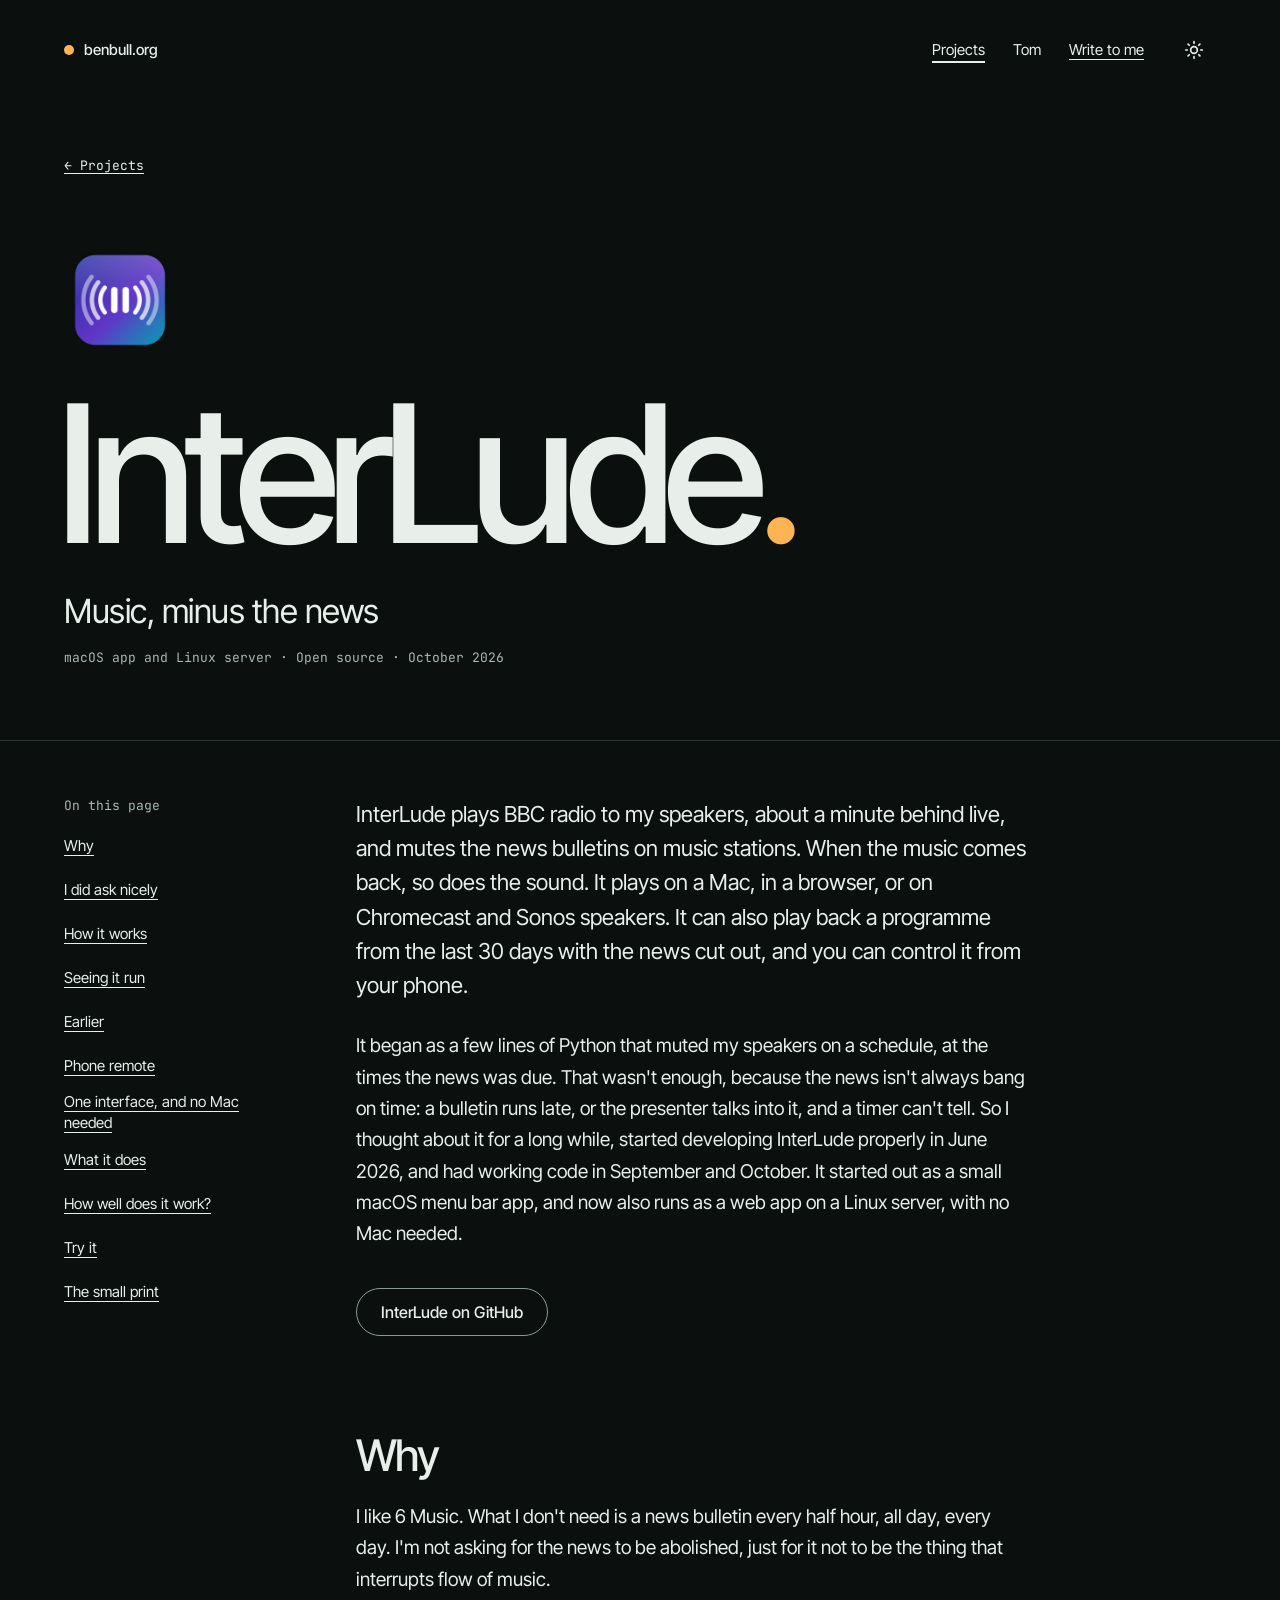
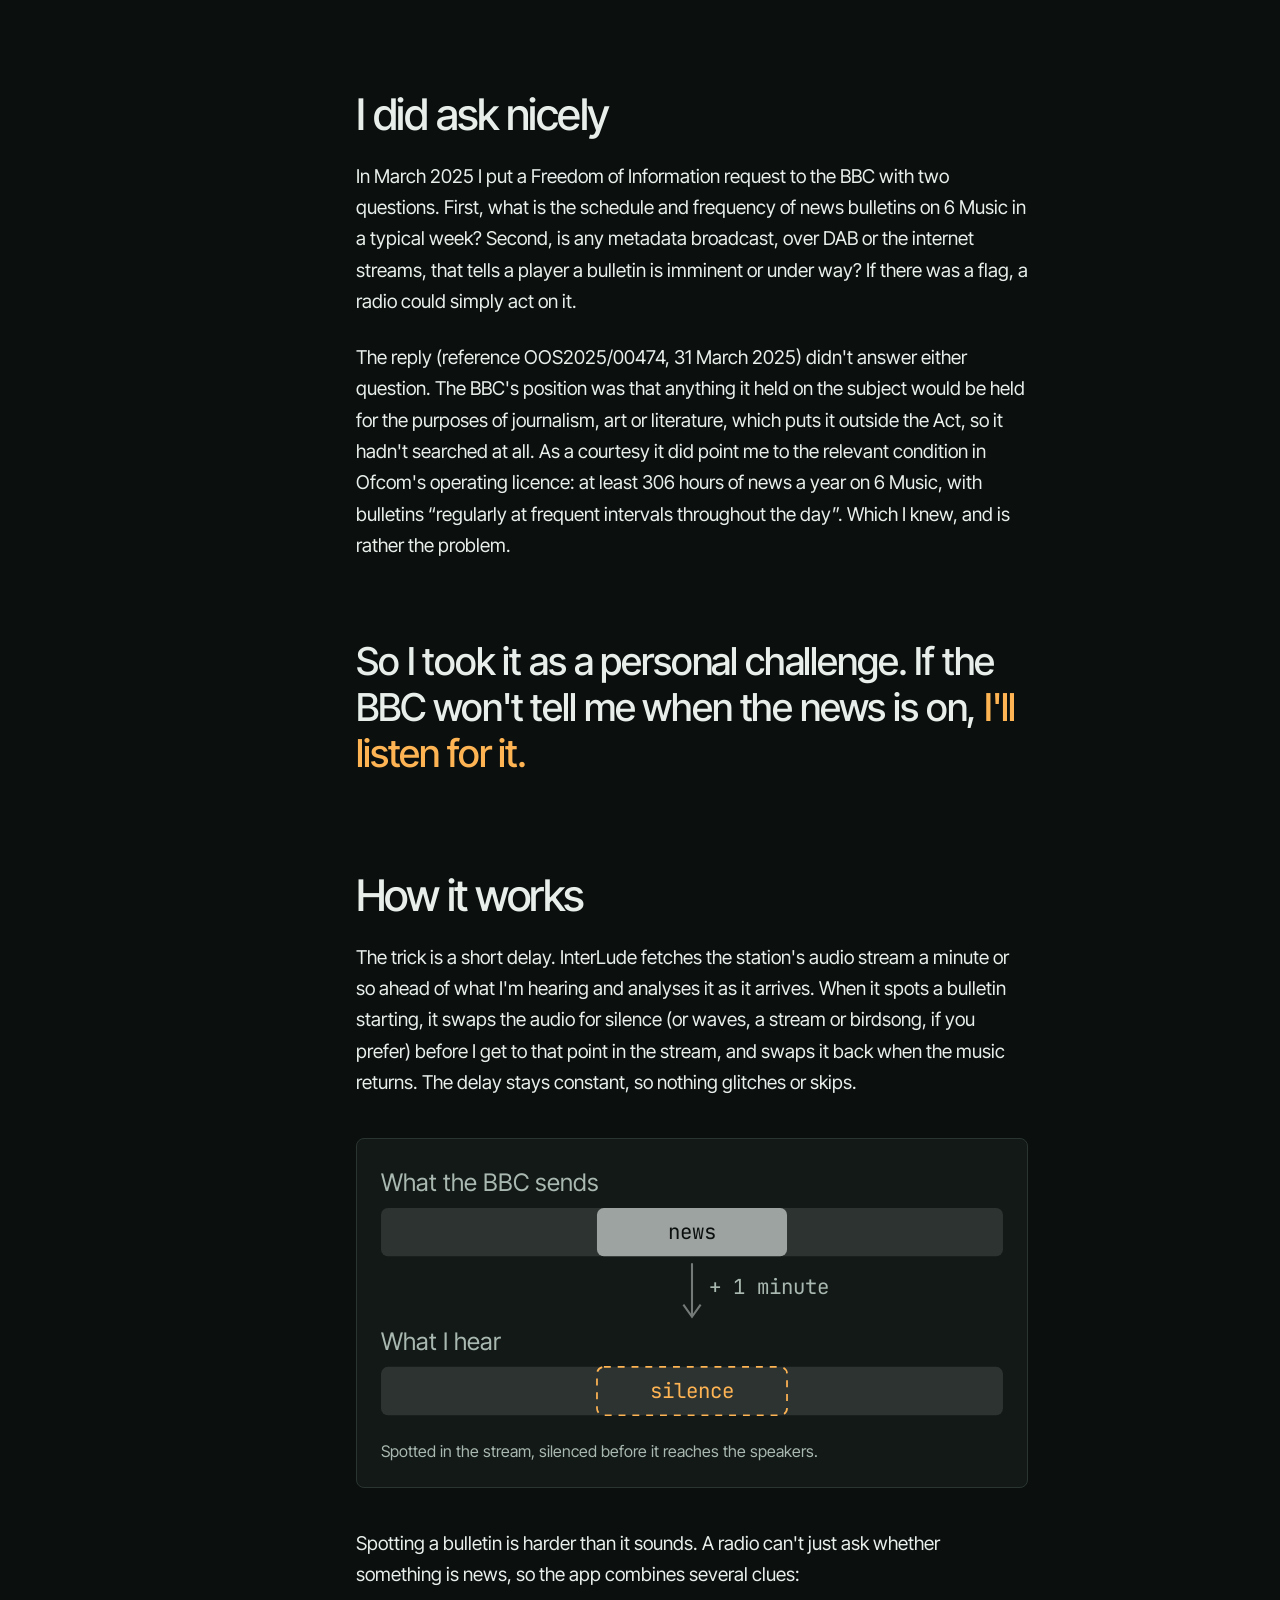
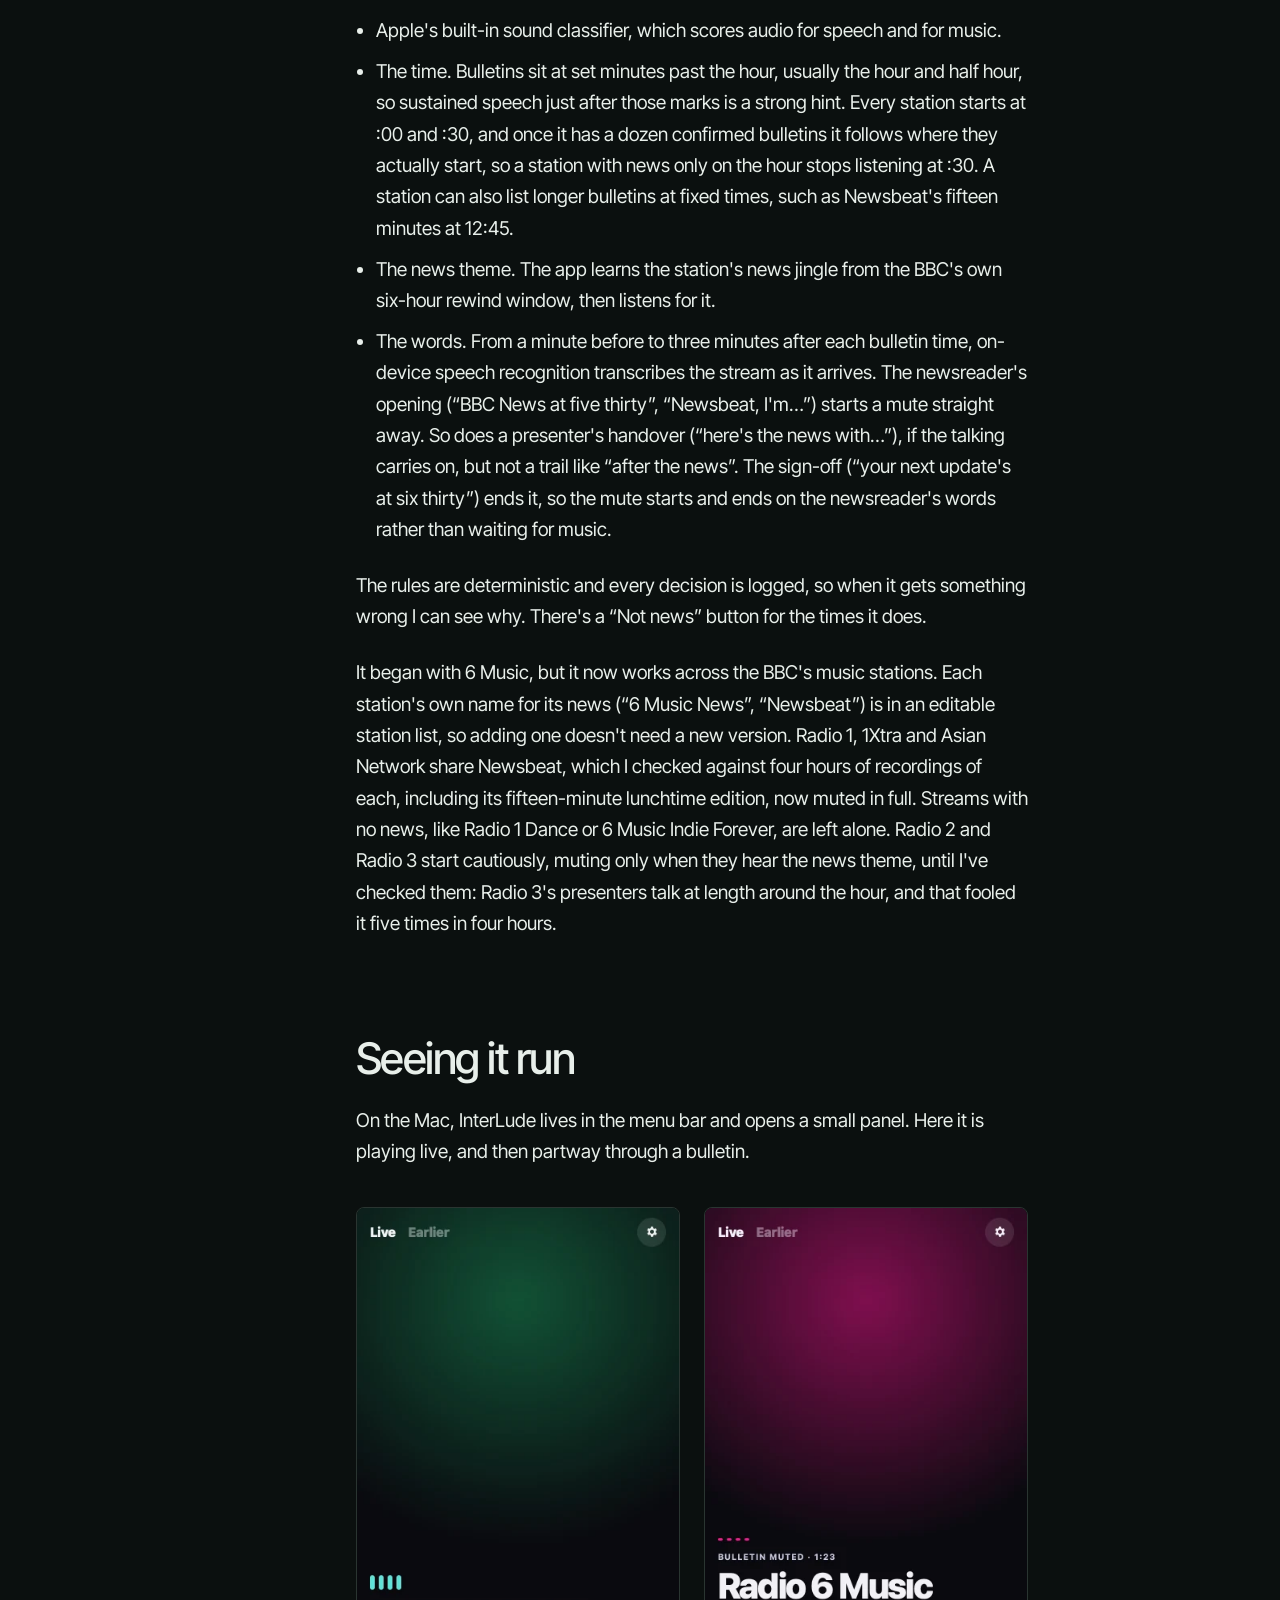
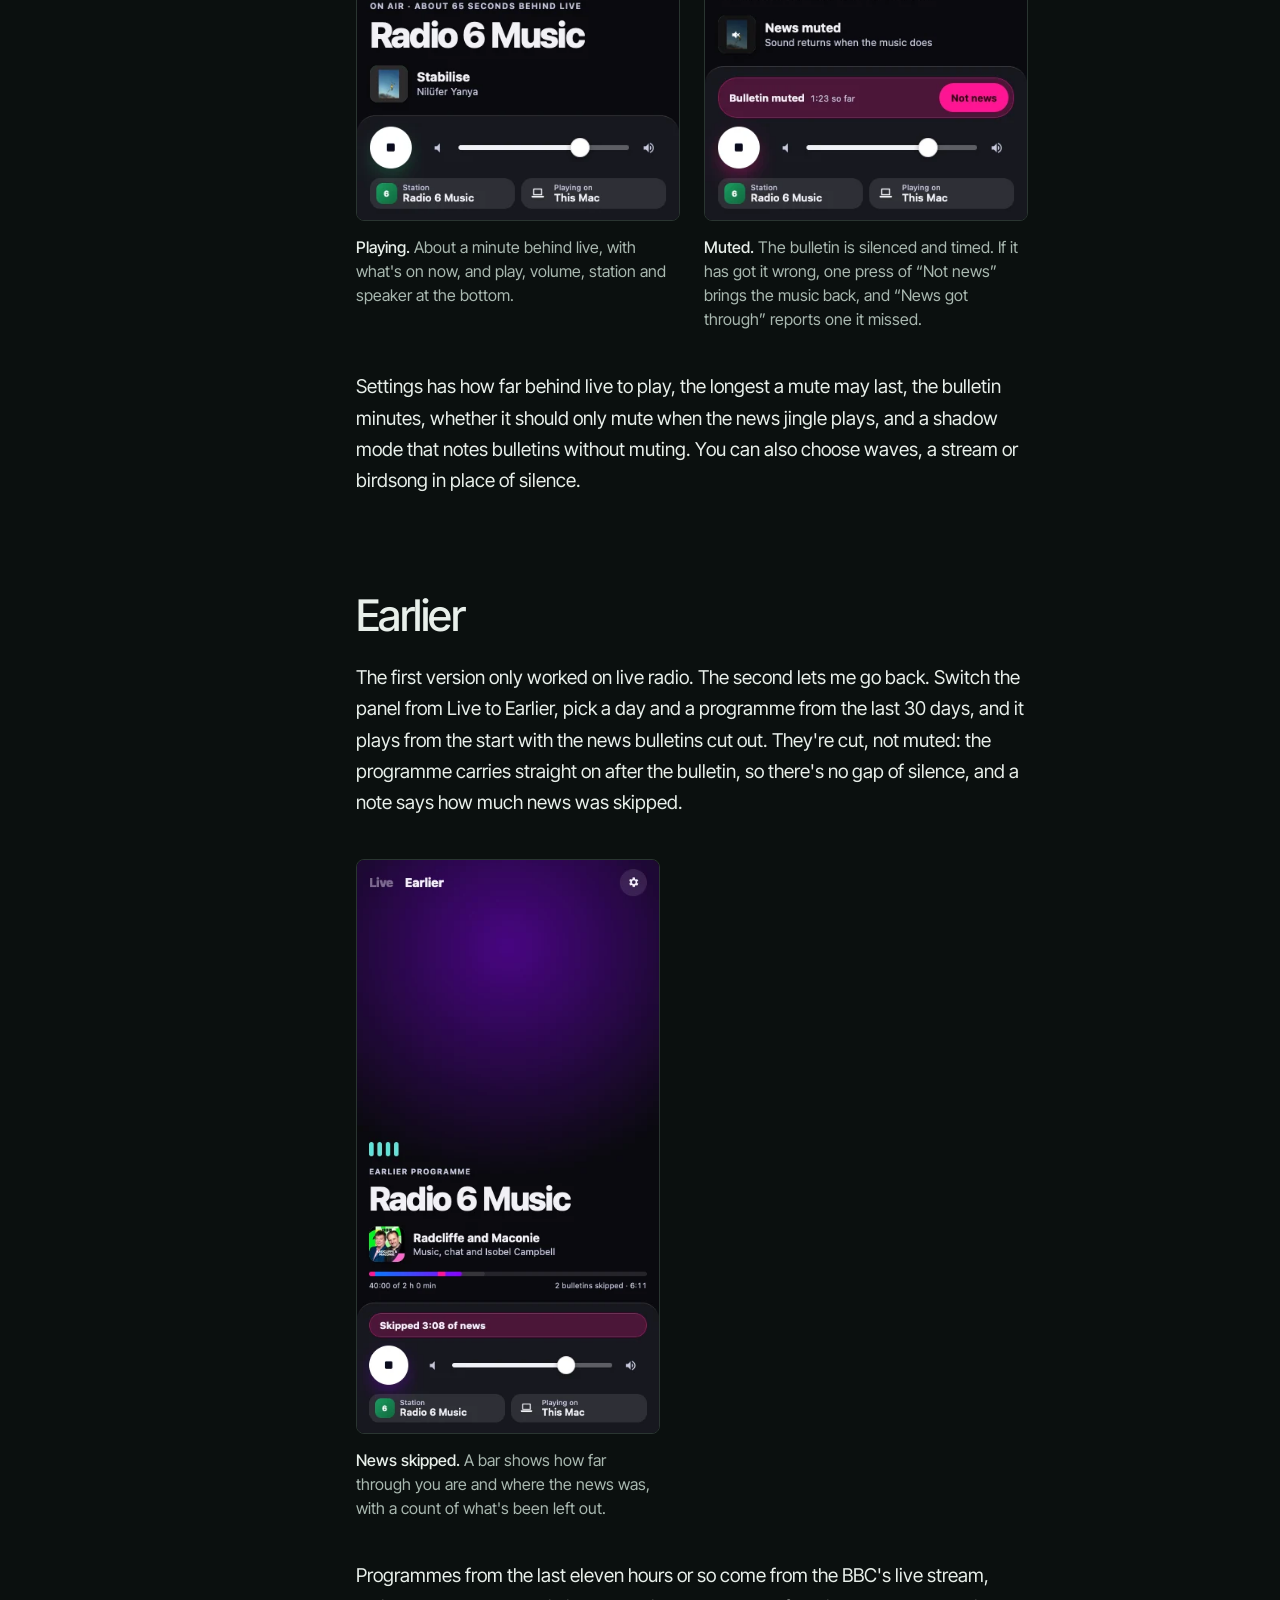
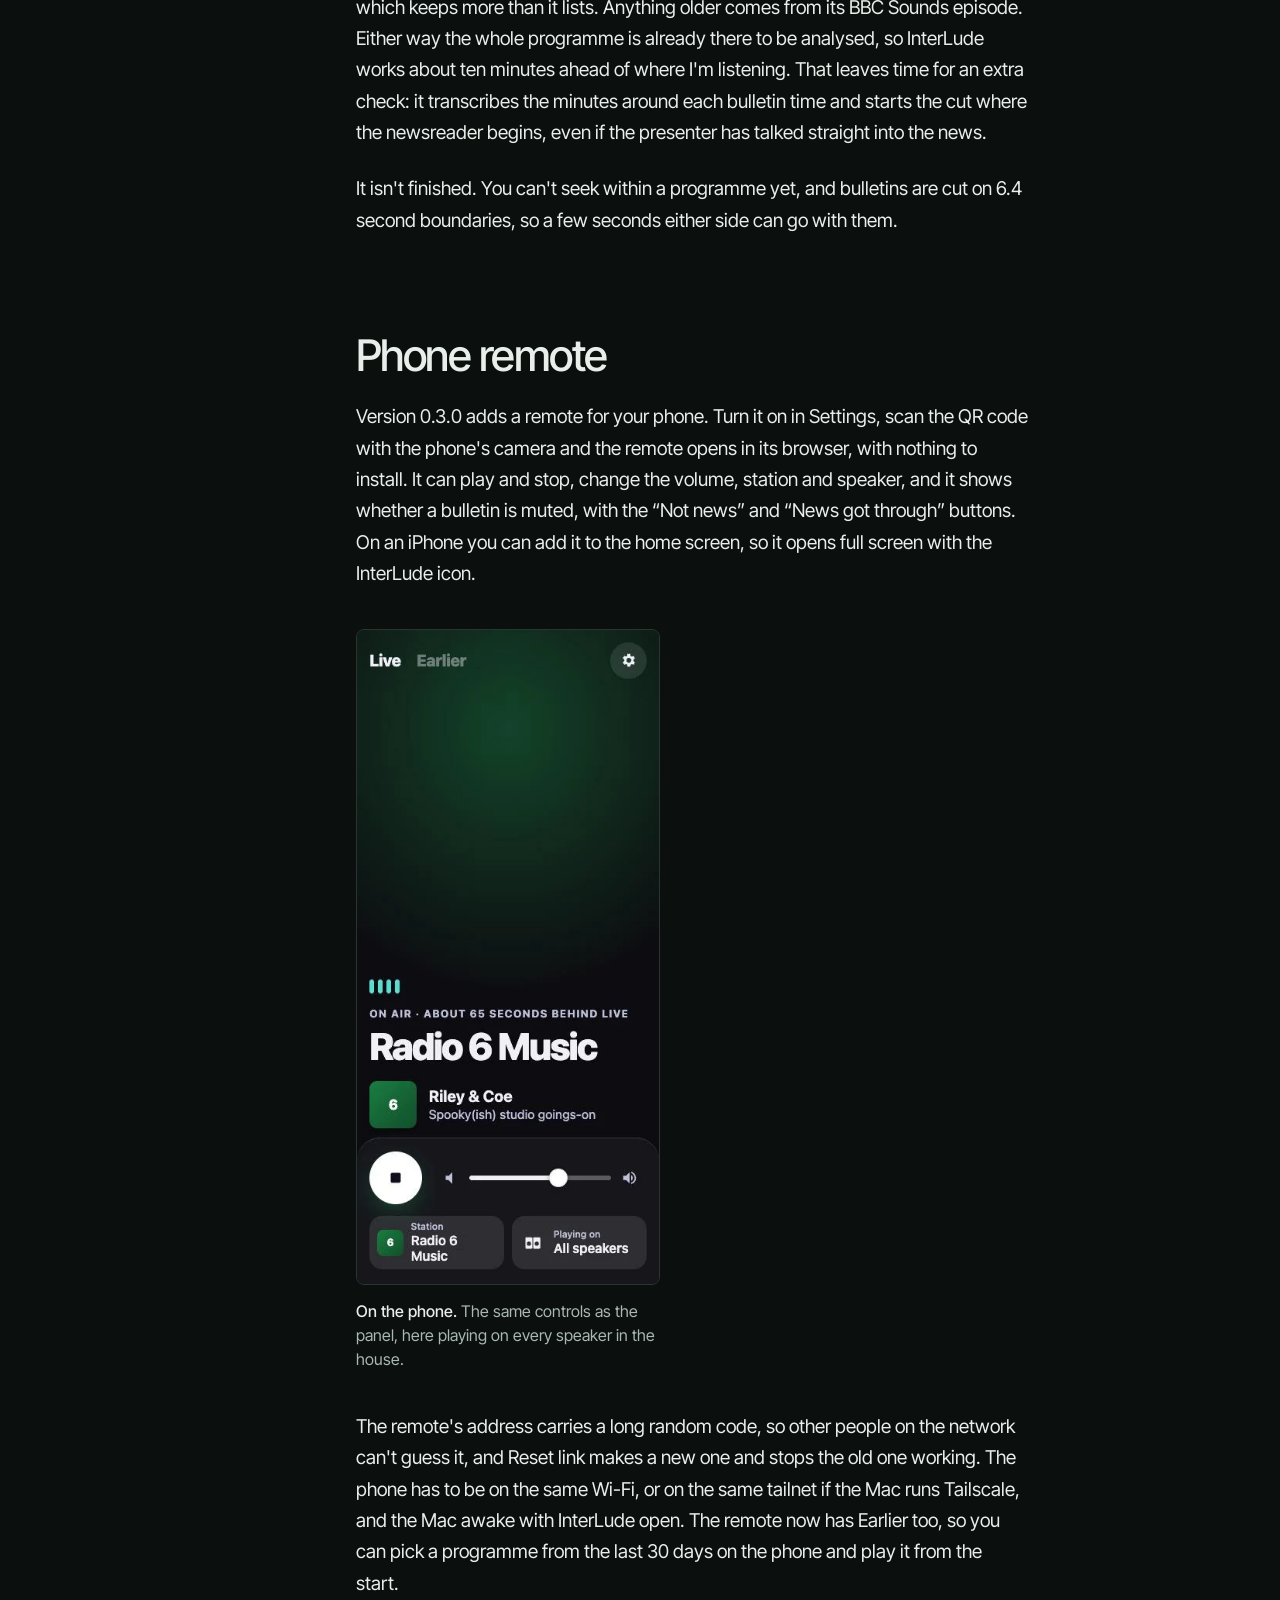
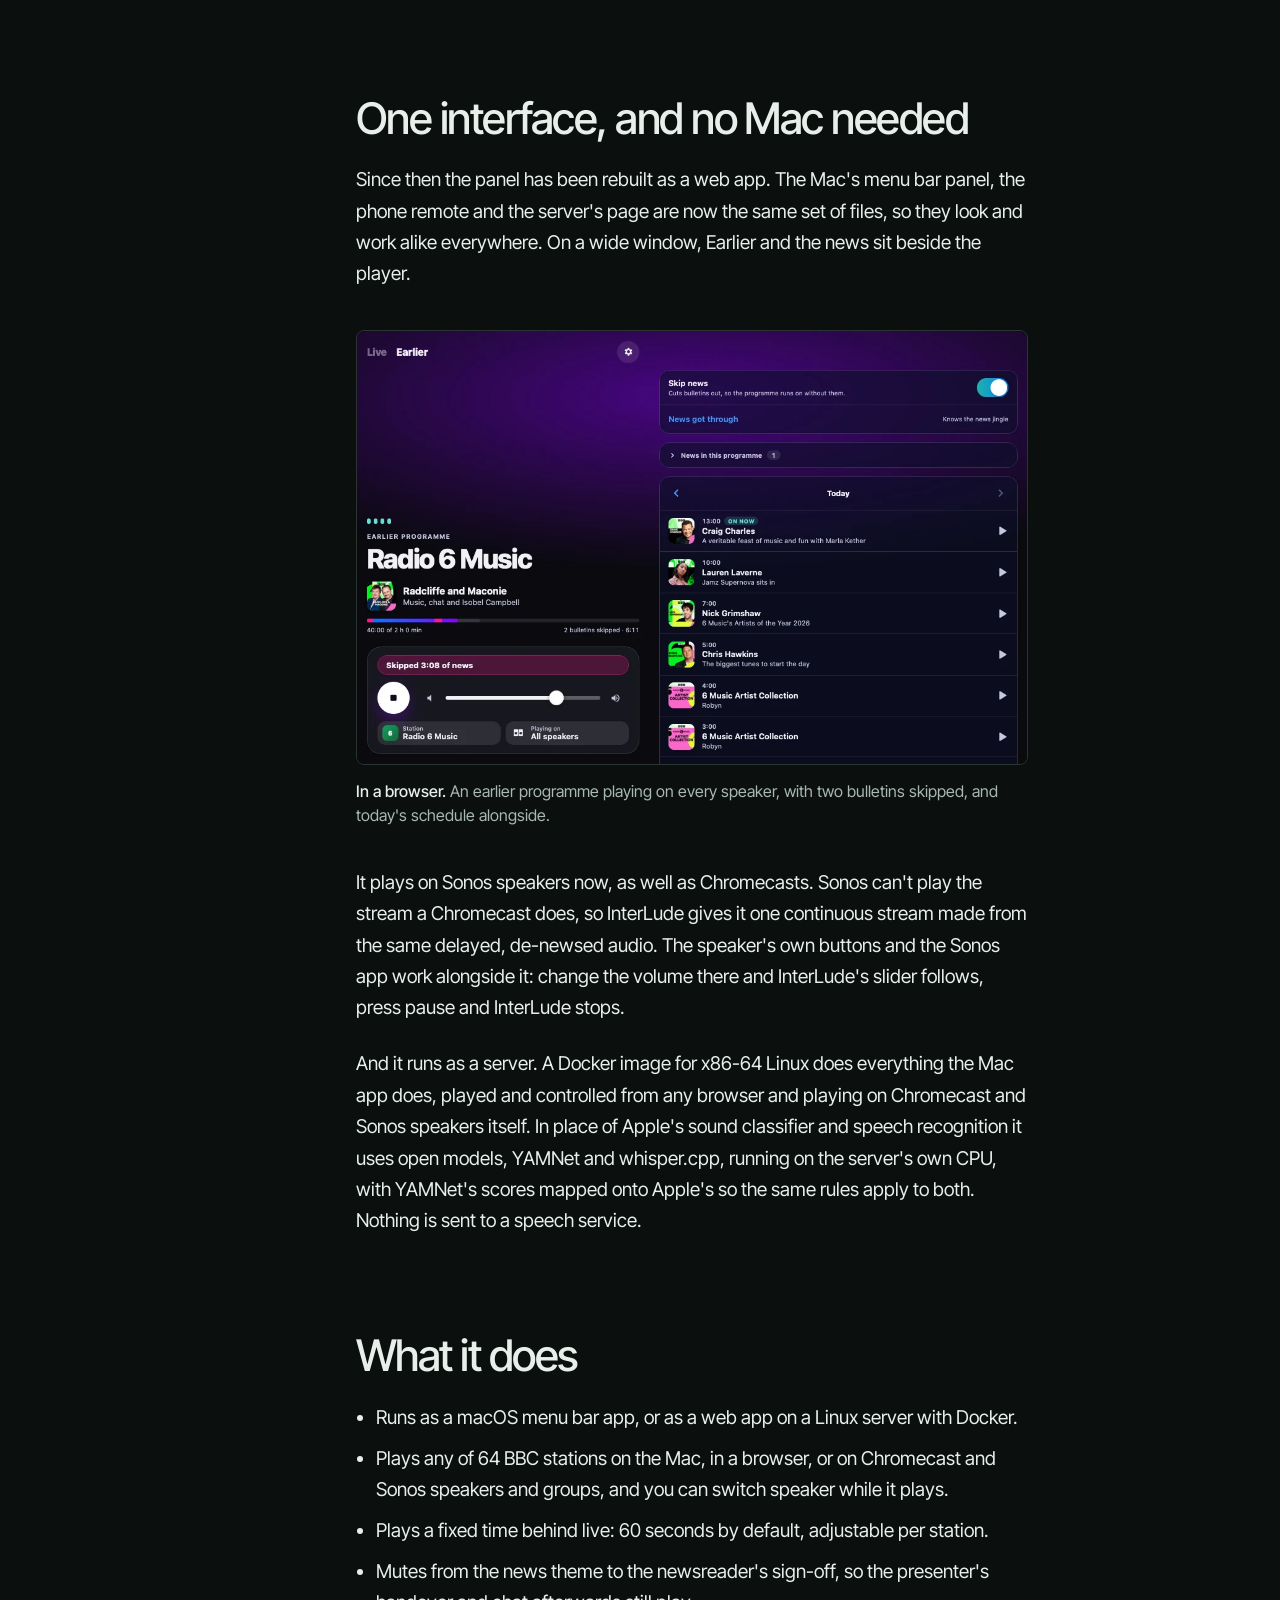
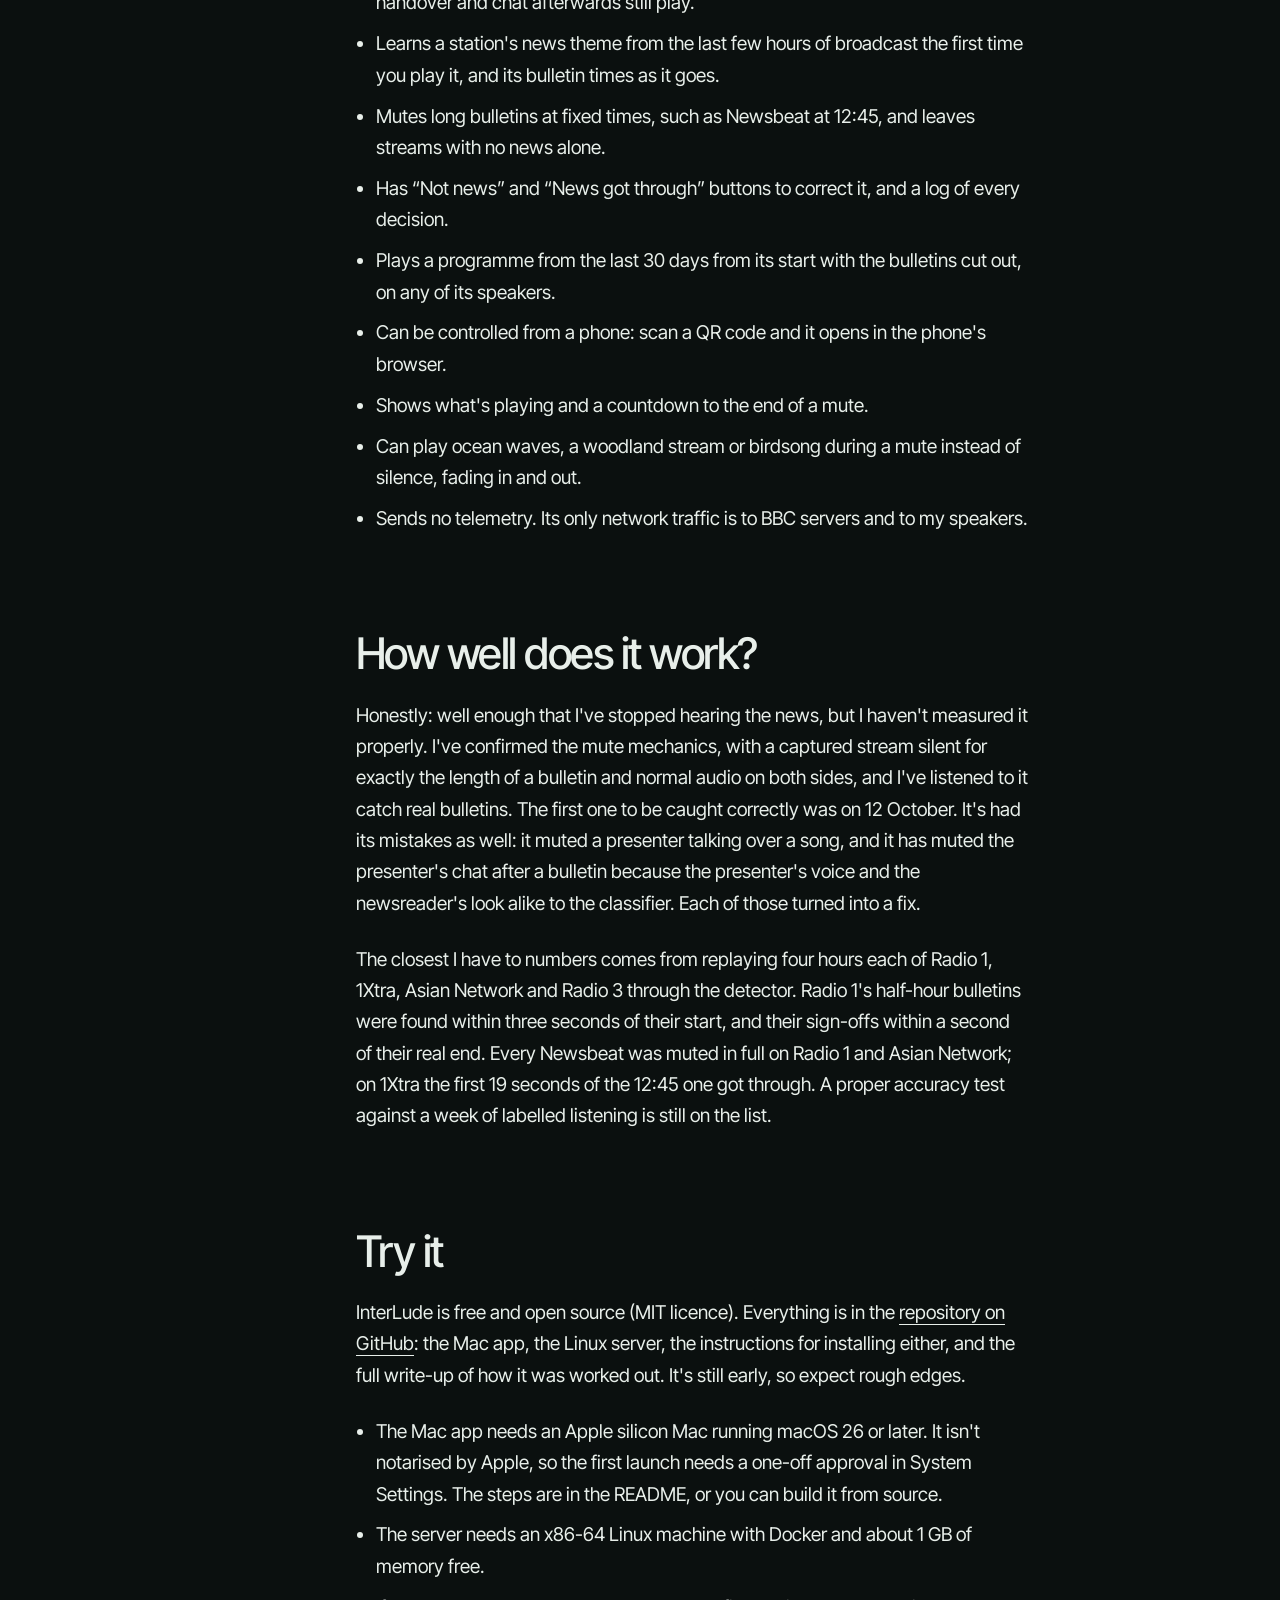
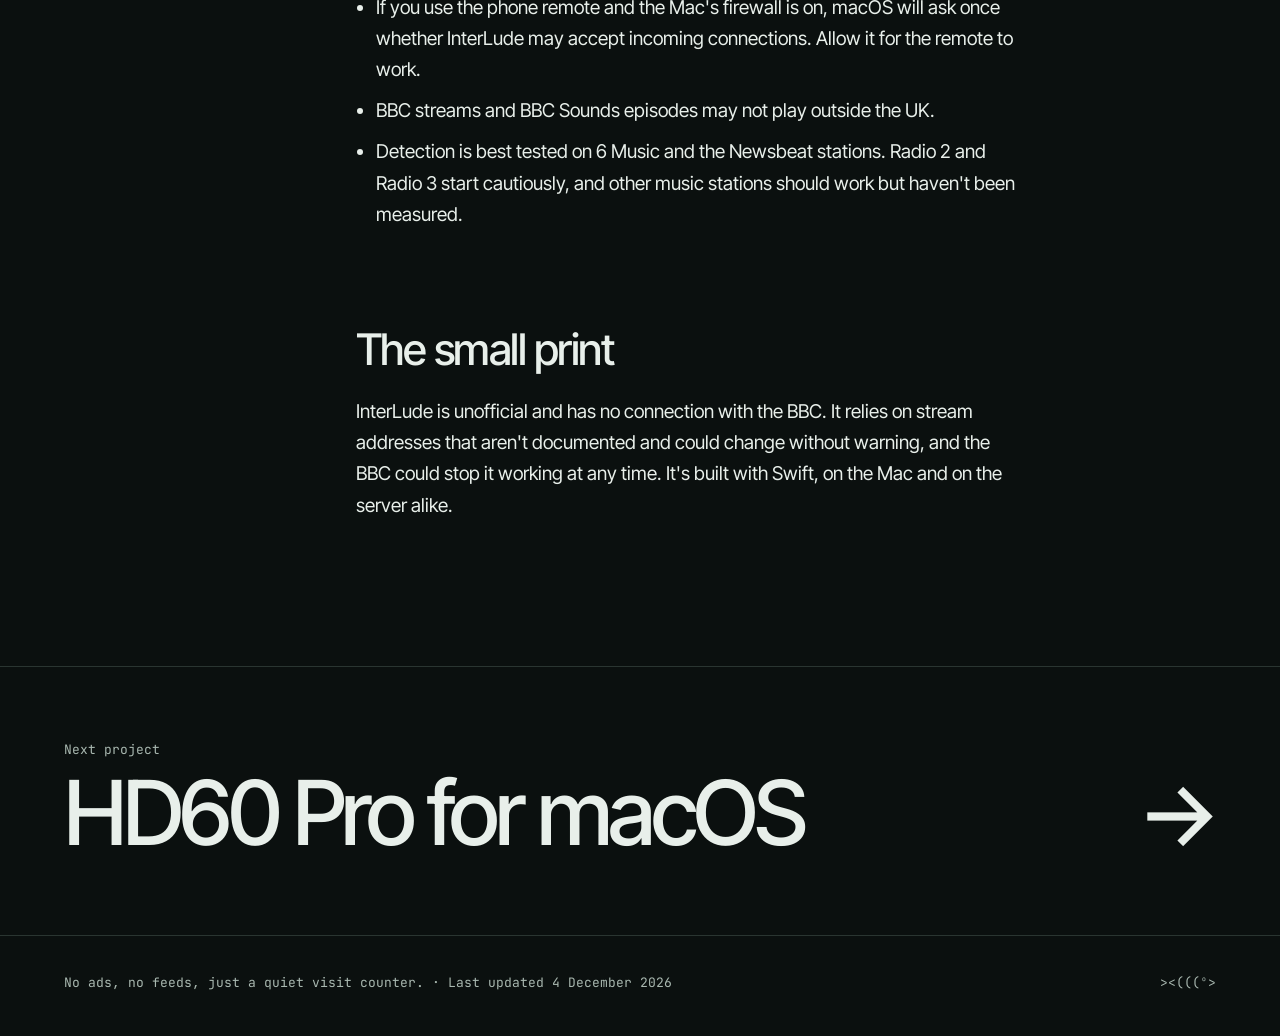
<file: interlude.html>
<!DOCTYPE html>
<html lang="en">

<head>
  <meta charset="UTF-8">
  <meta name="viewport" content="width=device-width, initial-scale=1.0">
  <title>InterLude</title>
  <meta name="description" content="Plays BBC radio about a minute behind live and mutes the news bulletins. A macOS menu bar app, and a self-hosted web app for Linux, playing on your device, Chromecast or Sonos speakers.">
  <link rel="icon" type="image/png" href="images/interlude-icon.png">
  <script>try { if (localStorage.getItem('theme') === 'light') document.documentElement.setAttribute('data-theme', 'light'); } catch (e) {}</script>
  <link rel="stylesheet" href="styles.css?v=202611192000">

  <link rel="preconnect" href="https://fonts.googleapis.com">
  <link rel="preconnect" href="https://fonts.gstatic.com" crossorigin>
</head>

<body class="article-page">


  <main id="main">

    <header class="page-head">
      <p class="breadcrumb"><a href="projects.html">&larr; Projects</a></p>
      <img class="app-icon" src="images/interlude-icon.png" alt="The InterLude app icon: a pause symbol inside radiating sound waves, on a purple-blue gradient." width="128" height="128">
      <h1 class="page-title">InterLude<span class="dot">.</span></h1>
      <p class="tagline">Music, minus the news</p>
      <p class="label">macOS app and Linux server &middot; Open source &middot; October 2026</p>
    </header>

    <div class="article-body">

    <!-- Filled in from the article's h2s by js/contents.js -->
    <nav class="toc" aria-labelledby="toc-title" hidden>
      <h2 id="toc-title" class="label">On this page</h2>
      <ul></ul>
    </nav>

    <article class="prose">

      <p class="lead">
        InterLude plays BBC radio to my speakers, about a minute behind live, and mutes the news bulletins on music
        stations. When the music comes back, so does the sound. It plays on a Mac, in a browser, or on Chromecast and
        Sonos speakers. It can also play back a programme from the last 30 days with the news cut out, and you can
        control it from your phone.
      </p>
      <p>
        It began as a few lines of Python that muted my speakers on a schedule, at the times the news was due. That
        wasn't enough, because the news isn't always bang on time: a bulletin runs late, or the presenter talks into
        it, and a timer can't tell. So I thought about it for a long while, started developing InterLude properly in
        June 2026, and had working code in September and October. It started out as a small macOS menu bar app, and
        now also runs as a web app on a Linux server, with no Mac needed.
      </p>

      <p class="project-links">
        <a class="pill button" href="https://github.com/MstrThePlague/InterLude">InterLude on GitHub</a>
      </p>

      <h2 id="why">Why</h2>
      <p>
        I like 6 Music. What I don't need is a news bulletin every half hour, all day, every day. I'm not
        asking for the news to be abolished, just for it not to be the thing that interrupts flow of music.
      </p>

      <h2 id="asked">I did ask nicely</h2>
      <p>
        In March 2025 I put a Freedom of Information request to the BBC with two questions. First, what is the
        schedule and frequency of news bulletins on 6 Music in a typical week? Second, is any metadata broadcast, over
        DAB or the internet streams, that tells a player a bulletin is imminent or under way? If there was a flag, a
        radio could simply act on it.
      </p>
      <p>
        The reply (reference OOS2025/00474, 31 March 2025) didn't answer either question. The BBC's position was that
        anything it held on the subject would be held for the purposes of journalism, art or literature, which puts it
        outside the Act, so it hadn't searched at all. As a courtesy it did point me to the relevant condition in
        Ofcom's operating licence: at least 306 hours of news a year on 6 Music, with bulletins &ldquo;regularly at
        frequent intervals throughout the day&rdquo;. Which I knew, and is rather the problem.
      </p>
      <p class="pull">
        So I took it as a personal challenge. If the BBC won't tell me when the news is on, <em>I'll listen for it.</em>
      </p>

      <h2 id="how">How it works</h2>
      <p>
        The trick is a short delay. InterLude fetches the station's audio stream a minute or so ahead of what I'm
        hearing and analyses it as it arrives. When it spots a bulletin starting, it swaps the audio for silence (or waves,
        a stream or birdsong, if you prefer) before I get to that point in the stream, and swaps it back when the music
        returns. The delay stays constant, so nothing glitches or skips.
      </p>

      <figure class="diagram">
        <svg viewBox="0 0 360 150" role="img"
          aria-label="Diagram: a bulletin in the stream from the BBC is replaced by silence about a minute later, before it reaches the speakers.">
          <style>
            .d-label { font: 400 14px 'Inter Tight', sans-serif; fill: var(--muted); }
            .d-small { font: 400 12px 'JetBrains Mono', monospace; }
          </style>
          <text class="d-label" x="0" y="16">What the BBC sends</text>
          <rect x="0" y="26" width="360" height="28" rx="4" fill="currentColor" fill-opacity="0.12" />
          <rect x="125" y="26" width="110" height="28" rx="4" fill="currentColor" fill-opacity="0.6" />
          <text class="d-small" x="180" y="44" text-anchor="middle" fill="var(--bg)">news</text>

          <path d="M180 58 L180 88 M175 82 L180 89 L185 82" stroke="currentColor" stroke-opacity="0.45" stroke-width="1.2"
            fill="none" />
          <text class="d-small" x="190" y="76" fill="var(--muted)">+ 1 minute</text>

          <text class="d-label" x="0" y="108">What I hear</text>
          <rect x="0" y="118" width="360" height="28" rx="4" fill="currentColor" fill-opacity="0.12" />
          <rect x="125" y="118" width="110" height="28" rx="4" fill="none" stroke="var(--accent)"
            stroke-dasharray="4 4" />
          <text class="d-small" x="180" y="136" text-anchor="middle" fill="var(--accent)">silence</text>
        </svg>
        <figcaption>Spotted in the stream, silenced before it reaches the speakers.</figcaption>
      </figure>

      <p>
        Spotting a bulletin is harder than it sounds. A radio can't just ask whether something is news, so the app
        combines several clues:
      </p>
      <ul>
        <li>Apple's built-in sound classifier, which scores audio for speech and for music.</li>
        <li>The time. Bulletins sit at set minutes past the hour, usually the hour and half hour, so sustained speech
          just after those marks is a strong hint. Every station starts at :00 and :30, and once it has a dozen
          confirmed bulletins it follows where they actually start, so a station with news only on the hour stops
          listening at :30. A station can also list longer bulletins at fixed times, such as Newsbeat's fifteen
          minutes at 12:45.</li>
        <li>The news theme. The app learns the station's news jingle from the BBC's own six-hour rewind window, then
          listens for it.</li>
        <li>The words. From a minute before to three minutes after each bulletin time, on-device speech recognition
          transcribes the stream as it arrives. The newsreader's opening (&ldquo;BBC News at five
          thirty&rdquo;, &ldquo;Newsbeat, I'm&hellip;&rdquo;) starts a mute straight away. So does a presenter's
          handover (&ldquo;here's the news with&hellip;&rdquo;), if the talking carries on, but not a trail like
          &ldquo;after the news&rdquo;. The sign-off (&ldquo;your next update's at six thirty&rdquo;) ends it, so the
          mute starts and ends on the newsreader's words rather than waiting for music.</li>
      </ul>
      <p>
        The rules are deterministic and every decision is logged, so when it gets something wrong I can see why.
        There's a &ldquo;Not news&rdquo; button for the times it does.
      </p>
      <p>
        It began with 6 Music, but it now works across the BBC's music stations. Each station's own name for its
        news (&ldquo;6 Music News&rdquo;, &ldquo;Newsbeat&rdquo;) is in an editable station list, so adding one
        doesn't need a new version. Radio 1, 1Xtra and Asian Network share Newsbeat, which I checked against four
        hours of recordings of each, including its fifteen-minute lunchtime edition, now muted in full. Streams with
        no news, like Radio 1 Dance or 6 Music Indie Forever, are left alone. Radio 2 and Radio 3 start cautiously,
        muting only when they hear the news theme, until I've checked them: Radio 3's presenters talk at length
        around the hour, and that fooled it five times in four hours.
      </p>

      <h2 id="seeing-it-run">Seeing it run</h2>
      <p>
        On the Mac, InterLude lives in the menu bar and opens a small panel. Here it is playing live, and then partway
        through a bulletin.
      </p>

      <div class="shots two">
        <figure>
          <a href="images/interlude-mac-playing.webp"><img src="images/interlude-mac-playing.webp"
              alt="The InterLude panel on the Mac playing Radio 6 Music about 65 seconds behind live: the station name large, the track and artwork, and play, volume, station and speaker at the bottom."
              loading="lazy"></a>
          <figcaption><strong>Playing.</strong> About a minute behind live, with what's on now, and play, volume,
            station and speaker at the bottom.</figcaption>
        </figure>
        <figure>
          <a href="images/interlude-mac-muted.webp"><img src="images/interlude-mac-muted.webp"
              alt="The InterLude panel on the Mac while a bulletin is muted, glowing pink, with News muted, a Bulletin muted card and a Not news button."
              loading="lazy"></a>
          <figcaption><strong>Muted.</strong> The bulletin is silenced and timed. If it has got it wrong, one press of
            &ldquo;Not news&rdquo; brings the music back, and &ldquo;News got through&rdquo; reports one it
            missed.</figcaption>
        </figure>
      </div>

      <p>
        Settings has how far behind live to play, the longest a mute may last, the bulletin minutes, whether it should
        only mute when the news jingle plays, and a shadow mode that notes bulletins without muting. You can also
        choose waves, a stream or birdsong in place of silence.
      </p>

      <h2 id="earlier">Earlier</h2>
      <p>
        The first version only worked on live radio. The second lets me go back. Switch the panel from Live to
        Earlier, pick a day and a programme from the last 30 days, and it plays from the start with the news
        bulletins cut out. They're cut, not muted: the programme carries straight on after the bulletin, so there's no
        gap of silence, and a note says how much news was skipped.
      </p>

      <figure class="shot-single narrow">
        <a href="images/interlude-mac-earlier.webp"><img src="images/interlude-mac-earlier.webp"
            alt="The InterLude panel playing an earlier Radcliffe and Maconie programme, with a progress bar marking where the news was, two bulletins skipped, and a note that 3 minutes 8 seconds of news has been skipped."
            loading="lazy"></a>
        <figcaption><strong>News skipped.</strong> A bar shows how far through you are and where the news was, with a
          count of what's been left out.</figcaption>
      </figure>

      <p>
        Programmes from the last eleven hours or so come from the BBC's live stream, which keeps more than it lists.
        Anything older comes from its BBC Sounds episode. Either way the whole programme is already there to be
        analysed, so InterLude works about ten minutes ahead of where I'm listening. That leaves time for an extra
        check: it transcribes the minutes around each bulletin time and starts the cut where the newsreader
        begins, even if the presenter has talked straight into the news.
      </p>
      <p>
        It isn't finished. You can't seek within a programme yet, and bulletins are cut on 6.4 second boundaries, so a
        few seconds either side can go with them.
      </p>

      <h2 id="phone-remote">Phone remote</h2>
      <p>
        Version 0.3.0 adds a remote for your phone. Turn it on in Settings, scan the QR code with the phone's camera
        and the remote opens in its browser, with nothing to install. It can play and stop, change the volume, station
        and speaker, and it shows whether a bulletin is muted, with the &ldquo;Not news&rdquo; and &ldquo;News got
        through&rdquo; buttons. On an iPhone you can add it to the home screen, so it opens full screen with the
        InterLude icon.
      </p>
      <figure class="shot-single narrow">
        <a href="images/interlude-web-phone.webp"><img src="images/interlude-web-phone.webp"
            alt="InterLude on a phone, playing Radio 6 Music about 65 seconds behind live on all speakers, with play, volume, station and speaker in a dock at the bottom."
            loading="lazy"></a>
        <figcaption><strong>On the phone.</strong> The same controls as the panel, here playing on every speaker in
          the house.</figcaption>
      </figure>

      <p>
        The remote's address carries a long random code, so other people on the network can't guess it, and Reset
        link makes a new one and stops the old one working. The phone has to be on the same Wi-Fi, or on the same
        tailnet if the Mac runs Tailscale, and the Mac awake with InterLude open. The remote now has Earlier too, so
        you can pick a programme from the last 30 days on the phone and play it from the start.
      </p>

      <h2 id="one-interface">One interface, and no Mac needed</h2>
      <p>
        Since then the panel has been rebuilt as a web app. The Mac's menu bar panel, the phone remote and the
        server's page are now the same set of files, so they look and work alike everywhere. On a wide window,
        Earlier and the news sit beside the player.
      </p>

      <figure class="shot-single wide">
        <a href="images/interlude-web-desktop.webp"><img src="images/interlude-web-desktop.webp" width="1082" height="700"
            alt="The InterLude web app in a wide browser window, playing an earlier Radcliffe and Maconie programme on all speakers with two bulletins and 3 minutes 8 seconds of news skipped, beside a Skip news switch and the list of today's Radio 6 Music programmes."
            loading="lazy"></a>
        <figcaption><strong>In a browser.</strong> An earlier programme playing on every speaker, with two bulletins
          skipped, and today's schedule alongside.</figcaption>
      </figure>

      <p>
        It plays on Sonos speakers now, as well as Chromecasts. Sonos can't play the stream a Chromecast does, so
        InterLude gives it one continuous stream made from the same delayed, de-newsed audio. The speaker's own
        buttons and the Sonos app work alongside it: change the volume there and InterLude's slider follows, press
        pause and InterLude stops.
      </p>
      <p>
        And it runs as a server. A Docker image for x86-64 Linux does everything the Mac app does, played and
        controlled from any browser and playing on Chromecast and Sonos speakers itself. In place of Apple's sound
        classifier and speech recognition it uses open models, YAMNet and whisper.cpp, running on the server's own CPU,
        with YAMNet's scores mapped onto Apple's so the same rules apply to both. Nothing is sent to a speech service.
      </p>

      <h2 id="what-it-does">What it does</h2>
      <ul>
        <li>Runs as a macOS menu bar app, or as a web app on a Linux server with Docker.</li>
        <li>Plays any of 64 BBC stations on the Mac, in a browser, or on Chromecast and Sonos speakers and groups, and you can switch speaker while it plays.</li>
        <li>Plays a fixed time behind live: 60 seconds by default, adjustable per station.</li>
        <li>Mutes from the news theme to the newsreader's sign-off, so the presenter's handover and chat afterwards still play.</li>
        <li>Learns a station's news theme from the last few hours of broadcast the first time you play it, and its bulletin times as it goes.</li>
        <li>Mutes long bulletins at fixed times, such as Newsbeat at 12:45, and leaves streams with no news alone.</li>
        <li>Has &ldquo;Not news&rdquo; and &ldquo;News got through&rdquo; buttons to correct it, and a log of every decision.</li>
        <li>Plays a programme from the last 30 days from its start with the bulletins cut out, on any of its speakers.</li>
        <li>Can be controlled from a phone: scan a QR code and it opens in the phone's browser.</li>
        <li>Shows what's playing and a countdown to the end of a mute.</li>
        <li>Can play ocean waves, a woodland stream or birdsong during a mute instead of silence, fading in and out.</li>
        <li>Sends no telemetry. Its only network traffic is to BBC servers and to my speakers.</li>
      </ul>

      <h2 id="how-well">How well does it work?</h2>
      <p>
        Honestly: well enough that I've stopped hearing the news, but I haven't measured it properly. I've
        confirmed the mute mechanics, with a captured stream silent for exactly the length of a bulletin and normal
        audio on both sides, and I've listened to it catch real bulletins. The first one to be caught correctly was on
        12 October. It's had its mistakes as well: it muted a presenter talking over a song, and it has muted
        the presenter's chat after a bulletin because the presenter's voice and the newsreader's look alike to the
        classifier. Each of those turned into a fix.
      </p>
      <p>
        The closest I have to numbers comes from replaying four hours each of Radio 1, 1Xtra, Asian Network and Radio
        3 through the detector. Radio 1's half-hour bulletins were found within three seconds of their start, and
        their sign-offs within a second of their real end. Every Newsbeat was muted in full on Radio 1 and Asian
        Network; on 1Xtra the first 19 seconds of the 12:45 one got through. A proper accuracy test against a week of
        labelled listening is still on the list.
      </p>

      <h2 id="try-it">Try it</h2>
      <p>
        InterLude is free and open source (MIT licence). Everything is in the
        <a href="https://github.com/MstrThePlague/InterLude">repository on GitHub</a>: the Mac app, the Linux server,
        the instructions for installing either, and the full write-up of how it was worked out. It's still early, so
        expect rough edges.
      </p>
      <ul>
        <li>The Mac app needs an Apple silicon Mac running macOS 26 or later. It isn't notarised by Apple, so the
          first launch needs a one-off approval in System Settings. The steps are in the README, or you can build it
          from source.</li>
        <li>The server needs an x86-64 Linux machine with Docker and about 1 GB of memory free.</li>
        <li>If you use the phone remote and the Mac's firewall is on, macOS will ask once whether InterLude may accept
          incoming connections. Allow it for the remote to work.</li>
        <li>BBC streams and BBC Sounds episodes may not play outside the UK.</li>
        <li>Detection is best tested on 6 Music and the Newsbeat stations. Radio 2 and Radio 3 start cautiously, and
          other music stations should work but haven't been measured.</li>
      </ul>

      <h2 id="small-print">The small print</h2>
      <p>
        InterLude is unofficial and has no connection with the BBC. It relies on stream addresses that aren't
        documented and could change without warning, and the BBC could stop it working at any time. It's built with
        Swift, on the Mac and on the server alike.
      </p>

    </article>

    </div>

    <a class="next-project" href="hd60.html">
      <span>
        <span class="label">Next project</span>
        <span class="next-title">HD60 Pro for macOS</span>
      </span>
      <span class="next-arrow" aria-hidden="true">&rarr;</span>
    </a>

  </main>


  <!-- No-JS fallback: keep in sync with PAGES in js/nav.js -->
  <noscript>
    <nav class="site-nav site-header" aria-label="Main">
      <a href="index.html">benbull.org</a>
      <a href="projects.html" aria-current="page">Projects</a>
      <a href="tribute.html">Tom</a>
    </nav>
  </noscript>

  <script src="js/nav.js?v=202611192000"></script>
  <script src="js/contents.js?v=202611101800"></script>

  <!-- Default Statcounter code for Personal Site http://benbull.org -->
  <script type="text/javascript">
    var sc_project = 13228015;
    var sc_invisible = 1;
    var sc_security = "065d3980";
  </script>
  <script type="text/javascript" src="https://www.statcounter.com/counter/counter.js" async></script>
  <noscript>
    <div class="statcounter"><a title="Web Analytics" href="https://statcounter.com/" target="_blank"><img
          class="statcounter" src="https://c.statcounter.com/13228015/0/065d3980/1/" alt="Web Analytics"
          referrerPolicy="no-referrer-when-downgrade"></a></div>
  </noscript>
  <!-- End of Statcounter Code -->
</body>

</html>
</file>
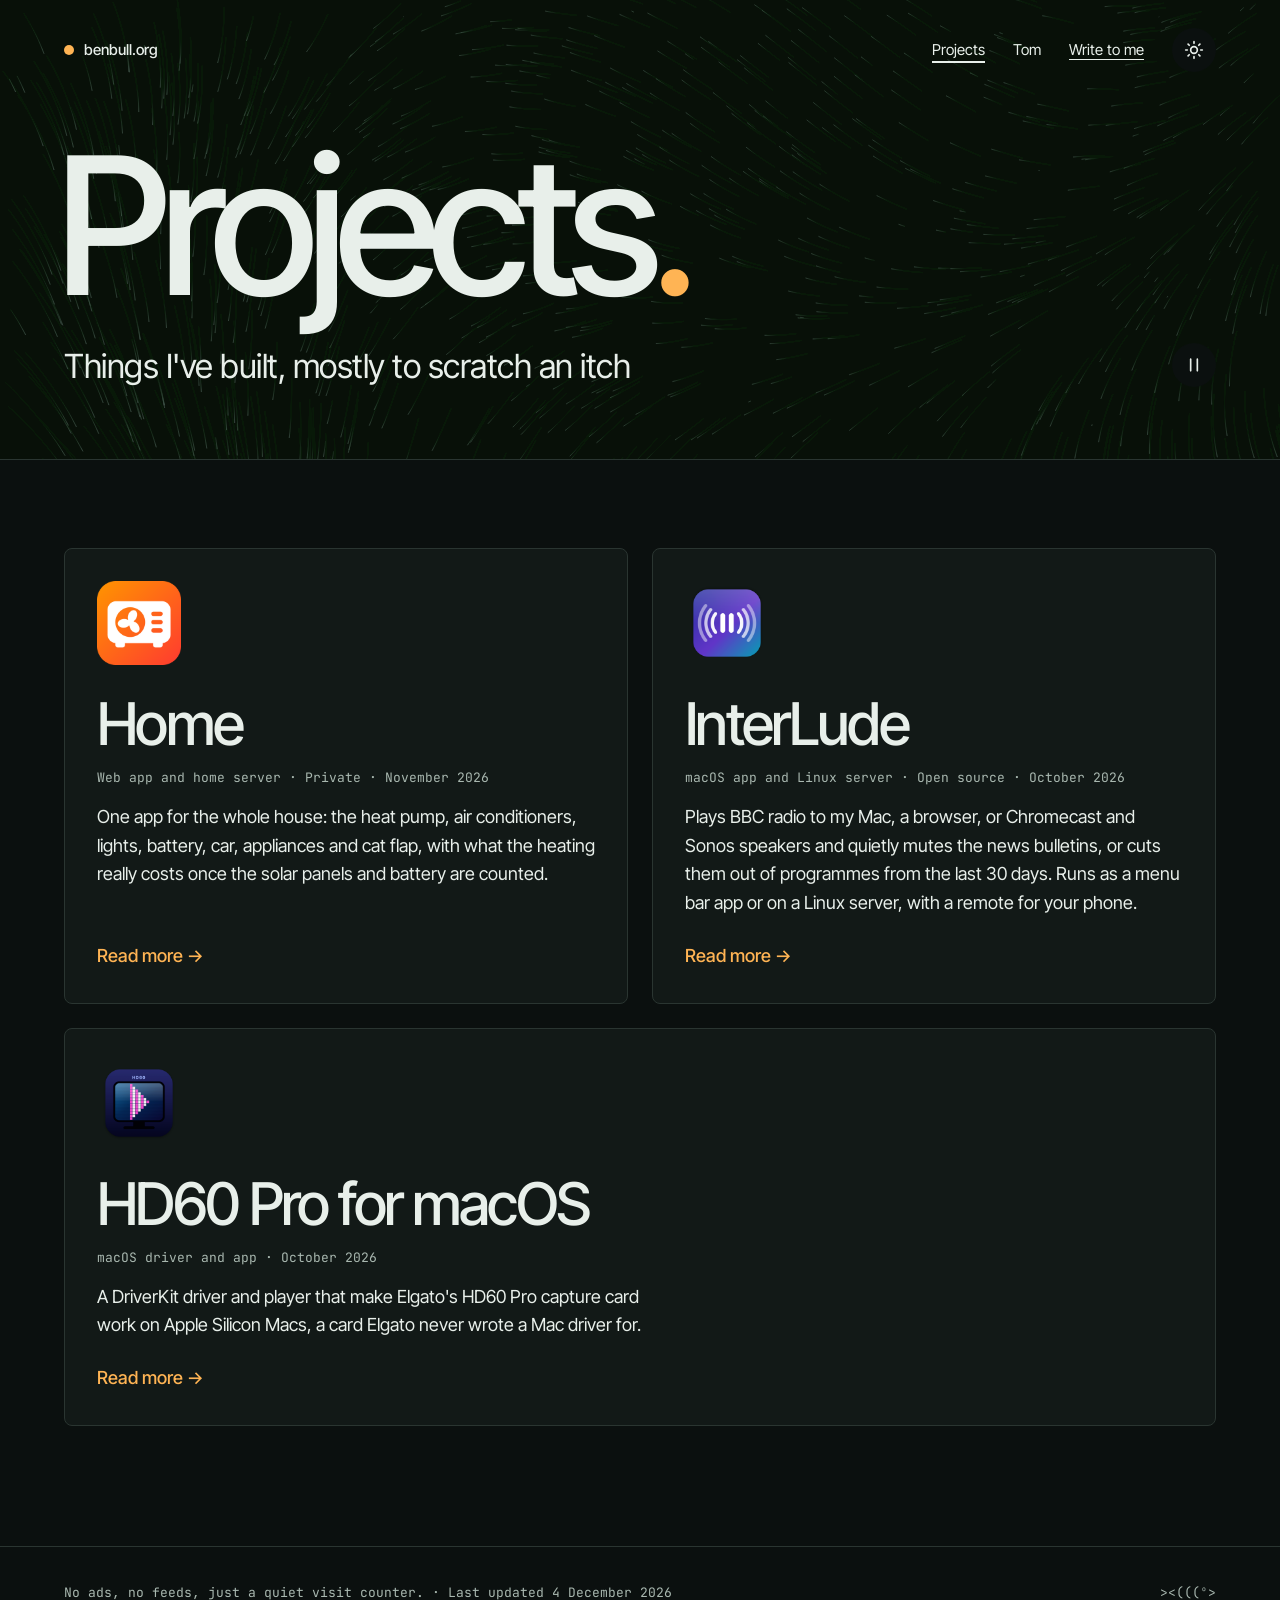
<file: projects.html>
<!DOCTYPE html>
<html lang="en">

<head>
  <meta charset="UTF-8">
  <meta name="viewport" content="width=device-width, initial-scale=1.0">
  <title>Projects</title>
  <meta name="description" content="Things I've built.">
  <script>try { if (localStorage.getItem('theme') === 'light') document.documentElement.setAttribute('data-theme', 'light'); } catch (e) {}</script>
  <link rel="stylesheet" href="styles.css?v=202611192000">

  <link rel="preconnect" href="https://fonts.googleapis.com">
  <link rel="preconnect" href="https://fonts.gstatic.com" crossorigin>
</head>

<body>

  <main id="main">

    <!-- js/wind.js draws the wind behind this and the header -->
    <header class="page-head" data-wind>
      <h1 class="page-title">Projects<span class="dot">.</span></h1>
      <div class="hero-foot">
        <p class="tagline">Things I've built, mostly to scratch an itch</p>
        <button type="button" class="icon-btn wind-toggle" aria-label="Pause the wind" hidden></button>
      </div>
    </header>

    <div class="projects">
      <div class="cards">

        <a class="card" href="home.html">
          <img class="card-icon" src="images/home-icon.png" alt="" width="84" height="84">
          <h2 class="card-title">Home</h2>
          <p class="label">Web app and home server &middot; Private &middot; November 2026</p>
          <p class="card-text">One app for the whole house: the heat pump, air conditioners, lights, battery, car, appliances and cat flap, with what the heating really costs once the solar panels and battery are counted.</p>
          <span class="card-more">Read more &rarr;</span>
        </a>

        <a class="card" href="interlude.html">
          <img class="card-icon" src="images/interlude-icon.png" alt="" width="84" height="84">
          <h2 class="card-title">InterLude</h2>
          <p class="label">macOS app and Linux server &middot; Open source &middot; October 2026</p>
          <p class="card-text">Plays BBC radio to my Mac, a browser, or Chromecast and Sonos speakers and quietly mutes the news bulletins, or cuts them out of programmes from the last 30 days. Runs as a menu bar app or on a Linux server, with a remote for your phone.</p>
          <span class="card-more">Read more &rarr;</span>
        </a>

        <a class="card" href="hd60.html">
          <img class="card-icon" src="images/hd60-player-icon.png" alt="" width="84" height="84">
          <h2 class="card-title">HD60 Pro for macOS</h2>
          <p class="label">macOS driver and app &middot; October 2026</p>
          <p class="card-text">A DriverKit driver and player that make Elgato's HD60 Pro capture card work on Apple Silicon Macs, a card Elgato never wrote a Mac driver for.</p>
          <span class="card-more">Read more &rarr;</span>
        </a>

      </div>
    </div>

  </main>


  <!-- No-JS fallback: keep in sync with PAGES in js/nav.js -->
  <noscript>
    <nav class="site-nav site-header" aria-label="Main">
      <a href="index.html">benbull.org</a>
      <a href="projects.html" aria-current="page">Projects</a>
      <a href="tribute.html">Tom</a>
    </nav>
  </noscript>

  <script src="js/nav.js?v=202611192000"></script>
  <script src="js/wind.js?v=202611191200"></script>

  <!-- Default Statcounter code for Personal Site http://benbull.org -->
  <script type="text/javascript">
    var sc_project = 13228015;
    var sc_invisible = 1;
    var sc_security = "065d3980";
  </script>
  <script type="text/javascript" src="https://www.statcounter.com/counter/counter.js" async></script>
  <noscript>
    <div class="statcounter"><a title="Web Analytics" href="https://statcounter.com/" target="_blank"><img
          class="statcounter" src="https://c.statcounter.com/13228015/0/065d3980/1/" alt="Web Analytics"
          referrerPolicy="no-referrer-when-downgrade"></a></div>
  </noscript>
  <!-- End of Statcounter Code -->
</body>

</html>
</file>
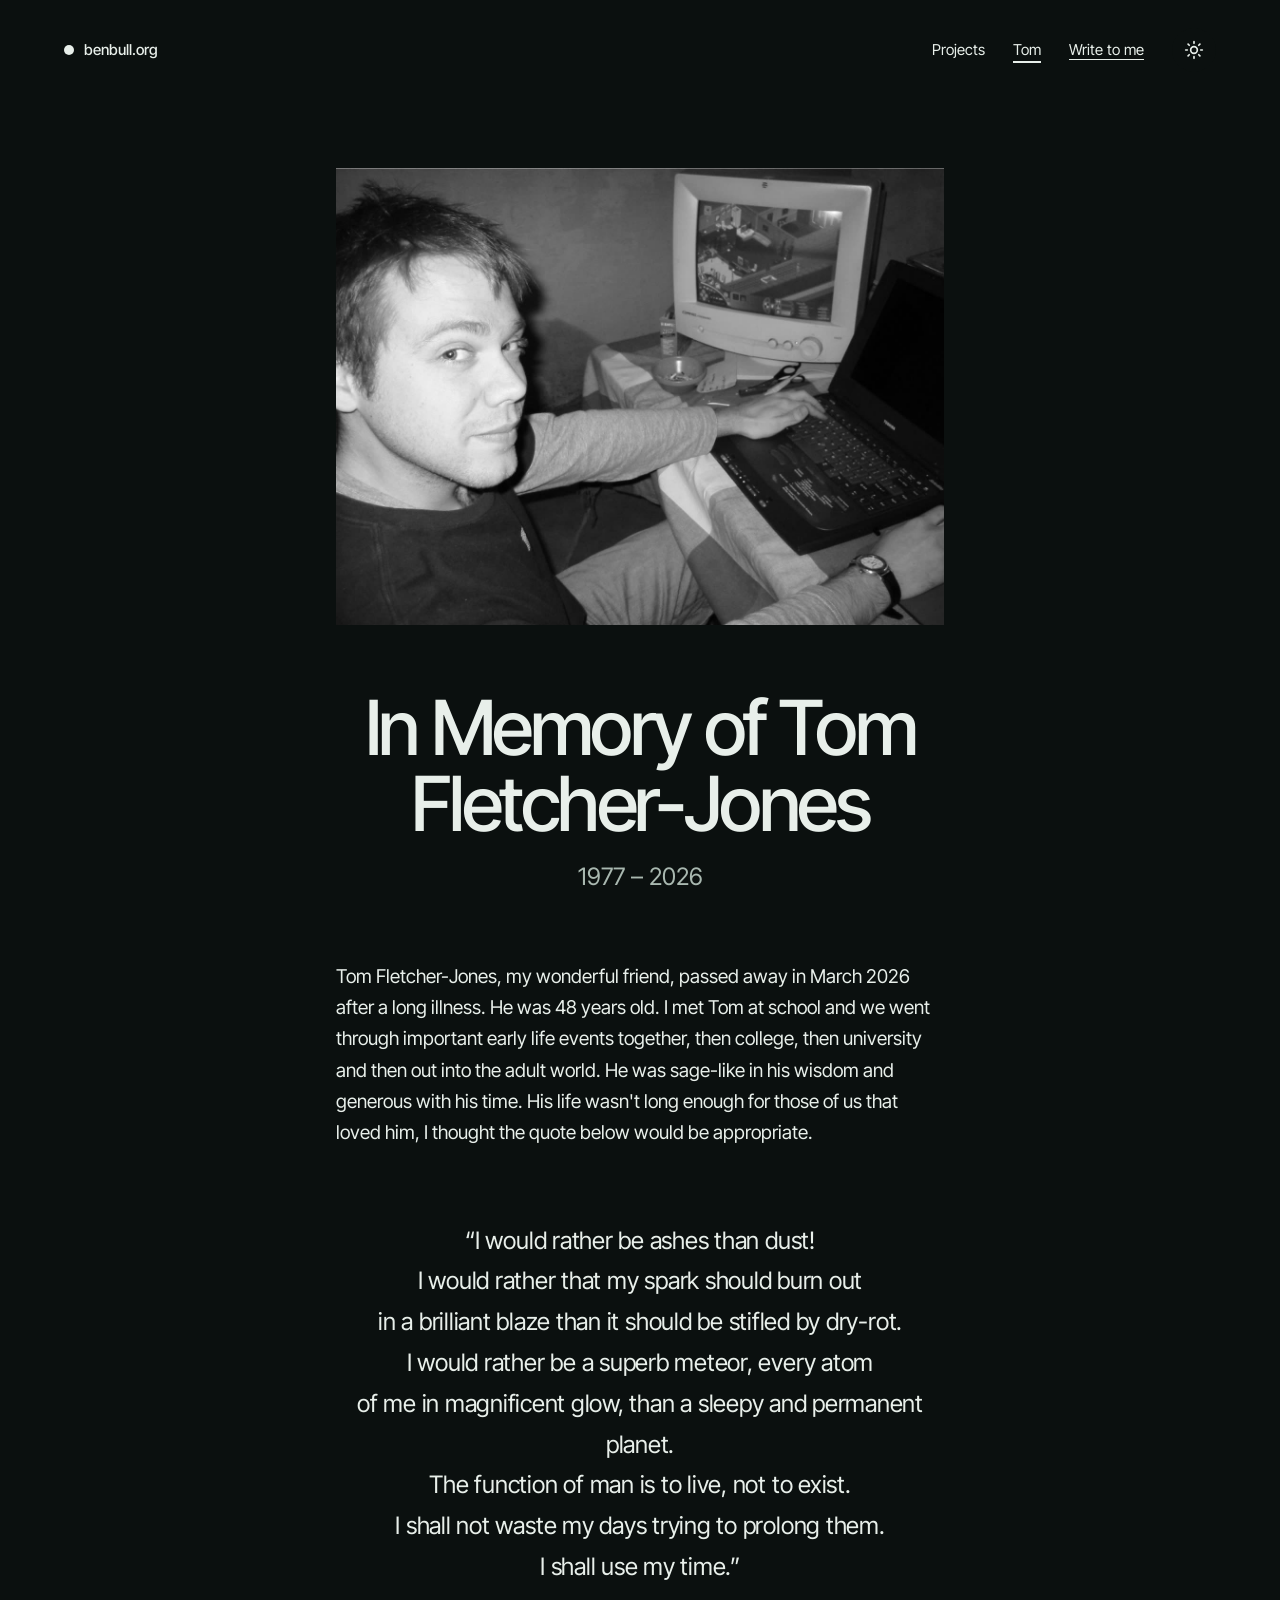
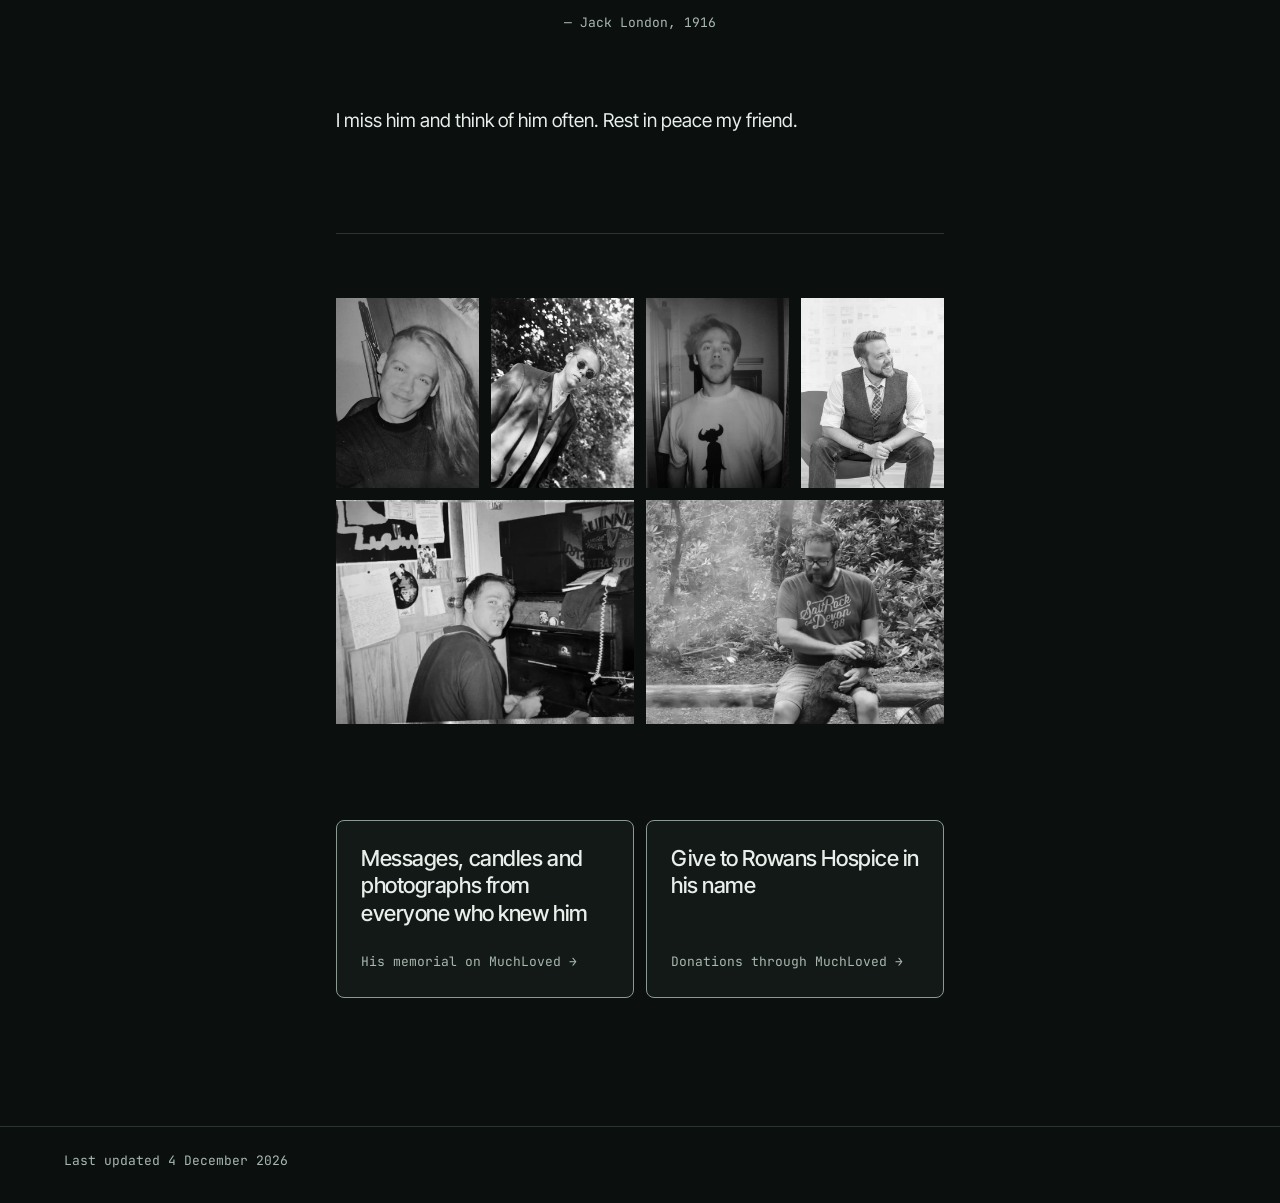
<file: tribute.html>
<!DOCTYPE html>
<html lang="en">

<head>
  <meta charset="UTF-8">
  <meta name="viewport" content="width=device-width, initial-scale=1.0">
  <title>Tom Fletcher-Jones (1977&ndash;2026): In Memory of Tom</title>
  <meta name="description" content="In memory of Tom Fletcher-Jones, 1977 to 2026: a tribute to my wonderful friend, with photographs, and links to his MuchLoved memorial and to give to Rowans Hospice in his name.">
  <link rel="canonical" href="https://benbull.org/tribute.html">
  <meta property="og:type" content="profile">
  <meta property="og:title" content="In Memory of Tom Fletcher-Jones (1977&ndash;2026)">
  <meta property="og:description" content="A tribute to my wonderful friend Tom Fletcher-Jones, with photographs and a link to his memorial.">
  <meta property="og:url" content="https://benbull.org/tribute.html">
  <meta property="og:image" content="https://benbull.org/Tom.jpg">
  <meta property="og:image:alt" content="Black-and-white photograph of Tom Fletcher-Jones at a desk, looking round at the camera.">
  <meta property="profile:first_name" content="Tom">
  <meta property="profile:last_name" content="Fletcher-Jones">
  <meta name="twitter:card" content="summary_large_image">
  <script type="application/ld+json">
  {
    "@context": "https://schema.org",
    "@type": "ProfilePage",
    "name": "In Memory of Tom Fletcher-Jones",
    "url": "https://benbull.org/tribute.html",
    "mainEntity": {
      "@type": "Person",
      "name": "Tom Fletcher-Jones",
      "givenName": "Tom",
      "familyName": "Fletcher-Jones",
      "birthDate": "1977",
      "deathDate": "2026-03",
      "image": "https://benbull.org/Tom.jpg",
      "sameAs": ["https://tomfletcher-jones.muchloved.com/"]
    }
  }
  </script>
  <script>try { if (localStorage.getItem('theme') === 'light') document.documentElement.setAttribute('data-theme', 'light'); } catch (e) {}</script>
  <link rel="stylesheet" href="styles.css?v=202611192000">

  <link rel="preconnect" href="https://fonts.googleapis.com">
  <link rel="preconnect" href="https://fonts.gstatic.com" crossorigin>
</head>

<body class="quiet">

  <main id="main" class="tom">

    <figure class="tom-photo">
      <img src="Tom.jpg" width="1280" height="962"
        alt="Black-and-white photograph of Tom Fletcher-Jones at a desk, looking round at the camera, with an old computer monitor and a laptop beside him.">
    </figure>

    <header class="tom-head">
      <h1>In Memory of Tom Fletcher-Jones</h1>
      <p class="years">1977 &ndash; 2026</p>
    </header>

    <article>
      <p>
        Tom Fletcher-Jones, my wonderful friend, passed away in March 2026 after a long illness. He was 48 years old. I met Tom
        at school and we went through important early life events together, then college, then university and then out
        into the adult world. He was sage-like in his wisdom and generous with his time. His life wasn't long enough for
        those of us that loved him, I thought the quote below would be appropriate.
      </p>
      <blockquote class="tom-quote">
        <p>
          &ldquo;I would rather be ashes than dust!<br>
          I would rather that my spark should burn out<br>
          in a brilliant blaze than it should be stifled by dry-rot.<br>
          I would rather be a superb meteor, every atom<br>
          of me in magnificent glow, than a sleepy and permanent planet.<br>
          The function of man is to live, not to exist.<br>
          I shall not waste my days trying to prolong them.<br>
          I shall use my time.&rdquo;
        </p>
        <footer class="label">&mdash; <cite>Jack London, 1916</cite></footer>
      </blockquote>
      <p>
        I miss him and think of him often. Rest in peace my friend.
      </p>
    </article>

    <!-- Photos of Tom, from images/tom/. Each one is a
         <figure class="wall-photo"><img src="images/tom/…" alt="…" width="…" height="…" loading="lazy"></figure>
         The wall stays hidden until it has at least one photo. -->
    <section class="tom-wall" aria-label="Photographs of Tom">
      <div class="wall-photos">
        <figure class="wall-photo"><img src="images/tom/tom-1.jpg" width="480" height="640" loading="lazy"
            alt="Tom as a teenager with long blond hair swept to one side, smiling at the camera."></figure>
        <figure class="wall-photo"><img src="images/tom/tom-2.jpg" width="480" height="780" loading="lazy"
            alt="Tom outdoors in a long jacket and small round sunglasses, posing in front of a flowering hedge."></figure>
        <figure class="wall-photo"><img src="images/tom/tom-3.jpg" width="480" height="640" loading="lazy"
            alt="Tom with tousled hair and light stubble, in a white T-shirt with a Jamiroquai logo."></figure>
        <figure class="wall-photo"><img src="images/tom/tom-5.jpg" width="480" height="728" loading="lazy"
            alt="Tom with a beard, in a waistcoat and tie, sitting on a red chair and laughing."></figure>
        <figure class="wall-photo wide"><img src="images/tom/tom-4.jpg" width="800" height="566" loading="lazy"
            alt="Tom in a student bedroom, grinning round at the camera, with posters on the door and a Guinness sign behind him."></figure>
        <figure class="wall-photo wide"><img src="images/tom/tom-6.jpg" width="800" height="568" loading="lazy"
            alt="Tom sitting on a log in the woods, holding a curly brown dog on his lap."></figure>
      </div>
    </section>

    <nav class="tom-links" aria-label="Tom's memorial">
      <a class="tom-link" href="https://tomfletcher-jones.muchloved.com/">
        <span class="tom-link-title">Messages, candles and photographs from everyone who knew him</span>
        <span class="label">His memorial on MuchLoved &rarr;</span>
      </a>
      <a class="tom-link" href="https://tomfletcher-jones.muchloved.com/Fundraising/Donations">
        <span class="tom-link-title">Give to Rowans Hospice in his name</span>
        <span class="label">Donations through MuchLoved &rarr;</span>
      </a>
    </nav>

  </main>


  <!-- No-JS fallback: keep in sync with PAGES in js/nav.js -->
  <noscript>
    <nav class="site-nav site-header" aria-label="Main">
      <a href="index.html">benbull.org</a>
      <a href="projects.html">Projects</a>
      <a href="tribute.html" aria-current="page">Tom</a>
    </nav>
  </noscript>

  <script src="js/nav.js?v=202611192000"></script>

  <!-- Default Statcounter code for Personal Site http://benbull.org -->
  <script type="text/javascript">
    var sc_project = 13228015;
    var sc_invisible = 1;
    var sc_security = "065d3980"; 
  </script>
  <script type="text/javascript" src="https://www.statcounter.com/counter/counter.js" async></script>
  <noscript>
    <div class="statcounter"><a title="Web Analytics" href="https://statcounter.com/" target="_blank"><img
          class="statcounter" src="https://c.statcounter.com/13228015/0/065d3980/1/" alt="Web Analytics"
          referrerPolicy="no-referrer-when-downgrade"></a></div>
  </noscript>
  <!-- End of Statcounter Code -->
</body>

</html>
</file>
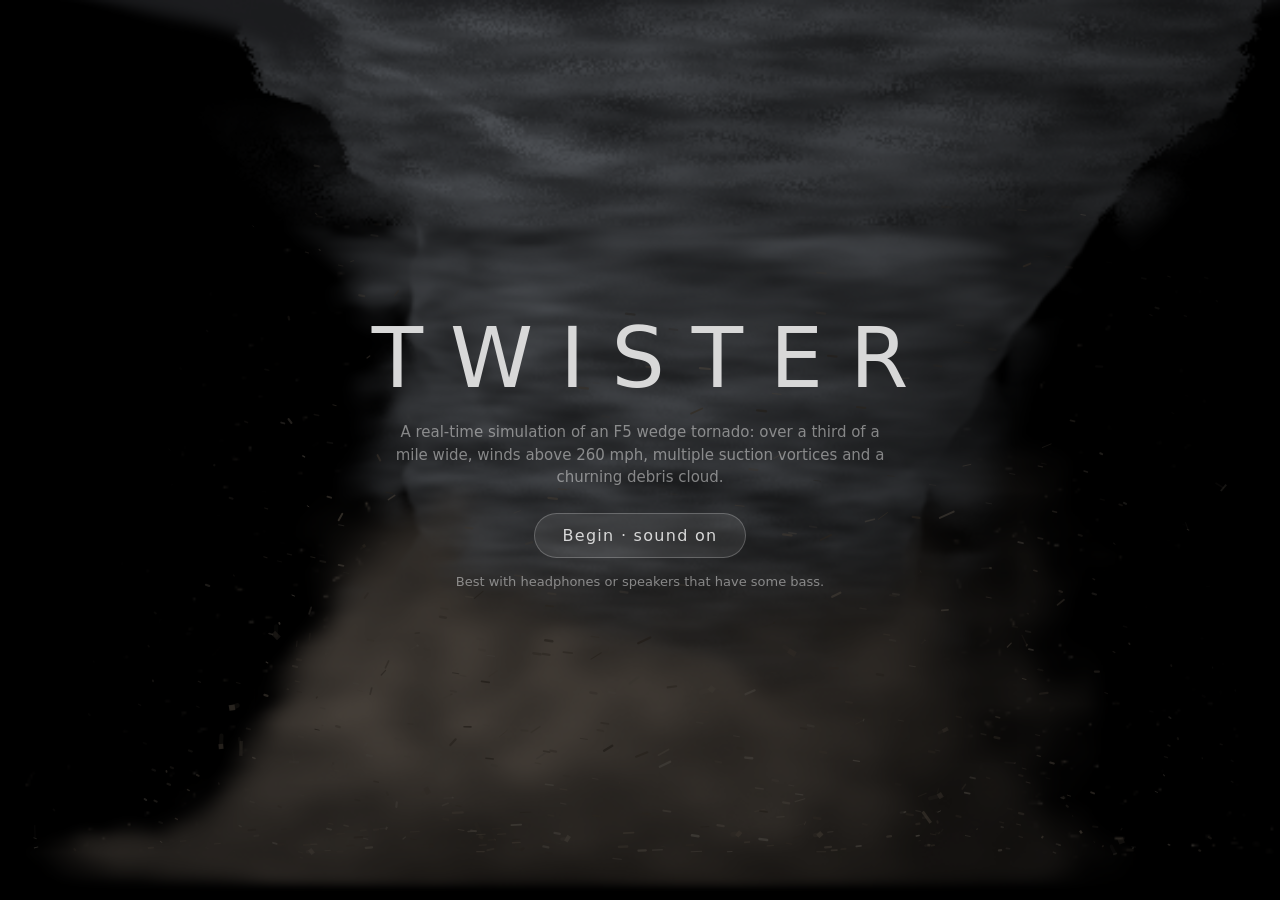
<file: twister.html>
<!DOCTYPE html>
<html lang="en">

<head>
  <meta charset="UTF-8">
  <meta name="viewport" content="width=device-width, initial-scale=1.0, viewport-fit=cover">
  <title>Twister</title>
  <meta name="description" content="A real-time simulation of the look, motion and sound of an F5 wedge tornado.">
  <style>
    :root {
      --bg: #000;
      --fg: #d8d8d8;
      --fg-dim: rgba(216, 216, 216, 0.55);
      --scrim: rgba(0, 0, 0, 0.62);
      --btn: rgba(255, 255, 255, 0.08);
      --btn-hover: rgba(255, 255, 255, 0.16);
      --line: rgba(255, 255, 255, 0.22);
    }

    body.light {
      --bg: #fff;
      --fg: #222;
      --fg-dim: rgba(34, 34, 34, 0.55);
      --scrim: rgba(255, 255, 255, 0.62);
      --btn: rgba(0, 0, 0, 0.06);
      --btn-hover: rgba(0, 0, 0, 0.12);
      --line: rgba(0, 0, 0, 0.2);
    }

    html,
    body {
      margin: 0;
      height: 100%;
      overflow: hidden;
      background: var(--bg);
      color: var(--fg);
      font-family: -apple-system, BlinkMacSystemFont, "Segoe UI", system-ui, sans-serif;
    }

    canvas {
      position: fixed;
      inset: 0;
      width: 100%;
      height: 100%;
      display: block;
    }

    #gl { z-index: 2; }
    #front { z-index: 3; }

    #intro {
      position: fixed;
      inset: 0;
      z-index: 10;
      display: flex;
      flex-direction: column;
      align-items: center;
      justify-content: center;
      gap: 14px;
      padding: 16px;
      text-align: center;
      background: var(--scrim);
      transition: opacity 1.2s ease;
    }

    #intro.gone {
      opacity: 0;
      pointer-events: none;
    }

    #intro h1 {
      margin: 0;
      font-weight: 200;
      font-size: clamp(40px, 9vw, 84px);
      letter-spacing: 0.32em;
      text-indent: 0.32em;
      text-transform: uppercase;
    }

    #intro p {
      margin: 0;
      max-width: 34em;
      line-height: 1.5;
      color: var(--fg-dim);
      font-size: 15px;
    }

    #intro button {
      margin-top: 10px;
      font: inherit;
      font-size: 16px;
      letter-spacing: 0.08em;
      color: var(--fg);
      background: var(--btn);
      border: 1px solid var(--line);
      border-radius: 999px;
      padding: 12px 28px;
      cursor: pointer;
    }

    #intro button:hover { background: var(--btn-hover); }

    #hud {
      position: fixed;
      z-index: 9;
      left: 16px;
      bottom: max(16px, env(safe-area-inset-bottom));
      display: flex;
      gap: 8px;
      flex-wrap: wrap;
      transition: opacity 0.8s ease;
    }

    #hud.idle {
      opacity: 0;
      pointer-events: none;
    }

    #hud button {
      font: inherit;
      font-size: 12px;
      letter-spacing: 0.06em;
      color: var(--fg-dim);
      background: var(--btn);
      border: 1px solid var(--line);
      border-radius: 6px;
      padding: 6px 10px;
      cursor: pointer;
    }

    #hud button:hover {
      color: var(--fg);
      background: var(--btn-hover);
    }

    #hud kbd {
      font: inherit;
      opacity: 0.6;
      margin-left: 4px;
    }

    #nogl {
      display: none;
      position: fixed;
      inset: 0;
      z-index: 20;
      align-items: center;
      justify-content: center;
      padding: 16px;
      text-align: center;
    }
  </style>
</head>

<body>

  <canvas id="gl" aria-hidden="true"></canvas>
  <canvas id="front" aria-hidden="true"></canvas>

  <div id="intro">
    <h1>Twister</h1>
    <p>A real-time simulation of an F5 wedge tornado: over a third of a mile wide, winds above 260&nbsp;mph,
      multiple suction vortices and a churning debris cloud.</p>
    <button id="go" type="button">Begin &middot; sound on</button>
    <p style="font-size:13px">Best with headphones or speakers that have some bass.</p>
  </div>

  <div id="hud" class="idle">
    <button type="button" data-act="bg">Background<kbd>B</kbd></button>
    <button type="button" data-act="mute">Sound<kbd>M</kbd></button>
    <button type="button" data-act="fs">Fullscreen<kbd>F</kbd></button>
  </div>

  <div id="nogl">This simulation needs WebGL 2, which this browser doesn't seem to support.</div>

  <script id="vs" type="x-shader/x-vertex">#version 300 es
    in vec2 aPos;
    void main() { gl_Position = vec4(aPos, 0.0, 1.0); }
  </script>

  <script id="fs" type="x-shader/x-fragment">#version 300 es
    precision highp float;
    precision highp sampler3D;

    uniform sampler3D uNoise;
    uniform vec2 uRes;
    uniform float uScale;   // GL pixels per world unit (1 unit ~ cloud-base height)
    uniform float uGround;  // GL pixels from the bottom edge to the ground
    uniform float uTime;
    uniform float uTop;     // cloud-base height, world units
    uniform float uGust;    // 0..1 intensity pulse, shared with the audio and debris
    uniform float uDrift;   // horizontal wander of the whole storm
    uniform float uBg;      // 0 = black page, 1 = white page
    uniform vec3 uBgCol;
    uniform sampler2D uBack; // debris behind the funnel, premultiplied

    out vec4 outColor;

    float n3(vec3 p) { return texture(uNoise, p * (1.0 / 16.0)).r; }

    float fbm3(vec3 p) {
      float v = 0.5 * n3(p);
      p = p * 2.02 + vec3(1.7, 9.2, 3.1); v += 0.25 * n3(p);
      p = p * 2.03 + vec3(8.3, 2.8, 4.6); v += 0.125 * n3(p);
      return v / 0.875;
    }

    float fbm4(vec3 p) {
      float v = 0.5 * n3(p);
      p = p * 2.02 + vec3(1.7, 9.2, 3.1); v += 0.25 * n3(p);
      p = p * 2.03 + vec3(8.3, 2.8, 4.6); v += 0.125 * n3(p);
      p = p * 2.01 + vec3(5.9, 4.4, 0.7); v += 0.0625 * n3(p);
      return v / 0.9375;
    }

    float con(float v, float k) { return clamp(0.5 + (v - 0.5) * k, 0.0, 1.0); }

    // Counter-clockwise (seen from above) rotation in the horizontal x/z plane.
    vec2 rotv(vec2 v, float a) {
      float c = cos(a), s = sin(a);
      return vec2(c * v.x - s * v.y, s * v.x + c * v.y);
    }

    float hash(vec2 p) { return fract(sin(dot(p, vec2(12.9898, 78.233))) * 43758.5453); }

    // These three must match the JavaScript versions exactly.
    float axisX(float y) {
      float h = clamp(y / uTop, 0.0, 1.0);
      return uDrift
        + 0.05 * sin(0.23 * uTime + 2.1 * y) * smoothstep(0.0, 1.0, h)
        + 0.022 * sin(0.41 * uTime + 4.3 * y + 1.0);
    }

    float funnelR(float y) {
      float h = clamp(y / uTop, 0.0, 1.3);
      float r = 0.30 + 0.05 * h + 0.30 * pow(smoothstep(0.45, 1.05, h), 1.6);
      return r * (1.0 + 0.05 * sin(0.27 * uTime) + 0.10 * (uGust - 0.5));
    }

    float debrisR(float y) { return funnelR(0.0) * (1.3 + 0.75 * exp(-max(y, 0.0) * 5.0)); }

    void main() {
      vec2 fc = gl_FragCoord.xy;
      float t = uTime;
      float x = (fc.x - 0.5 * uRes.x) / uScale;
      float y = (fc.y - uGround) / uScale;
      float dx = x - axisX(y);
      float Rf = funnelR(y);
      float R0 = funnelR(0.0);
      float dTop = 0.36 + 0.12 * uGust;
      float h = y / uTop;

      // Bounding cylinder for this row, so the march only covers the storm.
      float B = Rf * 1.4;
      bool inDeb = y < dTop * 1.6;
      if (inDeb) B = max(B, debrisR(y) * 1.45);
      bool inCloud = y > uTop - 0.3;
      if (inCloud) B = max(B, 1.7);
      bool marching = y > -0.06 && abs(dx) < B;

      float halfc = sqrt(max(B * B - dx * dx, 0.0));
      const int N = 44;
      float dz = 2.0 * halfc / float(N);
      float z = -halfc + dz * hash(fc + fract(t * 7.13) * 100.0);

      vec3 L = normalize(vec3(-0.55, 0.5, -0.68));
      float T = 1.0;
      vec3 col = vec3(0.0);

      // Two rigidly rotating layers (fast low, slow high) blended by height.
      // Rigid layers never wind up into rings, however long the page runs.
      float wt = smoothstep(0.25, 0.85, h);
      float a1 = -t * 1.05 + y * 1.4;
      float a2 = -t * 0.62 + y * 1.4;
      float funnelFade = smoothstep(0.02, 0.16, y) * (1.0 - smoothstep(uTop - 0.05, uTop + 0.12, y));

      for (int i = 0; i < N; i++) {
        if (!marching) break;
        vec2 p = vec2(dx, z);
        float r = length(p);
        float dens = 0.0;
        vec3 c = vec3(0.0);

        // Condensation funnel
        if (r < Rf * 1.3 && funnelFade > 0.0) {
          vec2 q1 = rotv(p, a1);
          vec2 q2 = rotv(p, a2);
          float e1 = fbm4(vec3(q1 * 2.6, y * 5.0 - t * 0.10));
          float e2 = fbm4(vec3(q2 * 1.8 + 3.7, y * 3.6 - t * 0.06));
          float e = con(mix(e1, e2, wt), 2.4);
          float Reff = Rf * (0.82 + 0.32 * e);
          float edge = Reff - r;
          float dF = smoothstep(-0.004, 0.014, edge) * (0.6 + e) * funnelFade;

          // Ragged scud whipping round just outside the wall
          float dS = 0.0;
          if (edge < 0.0 && h < 0.9) {
            float sc = con(n3(vec3(q1 * 7.0, y * 9.0 - t * 0.3)) * 0.65 + n3(vec3(q1 * 14.0, y * 18.0)) * 0.35, 2.6);
            dS = smoothstep(0.6, 0.85, sc) * (1.0 - smoothstep(Rf * 1.0, Rf * 1.3, r)) * smoothstep(0.12, 0.3, h) * (1.0 - smoothstep(0.65, 0.88, h));
          }

          if (dF + dS > 0.001) {
            vec3 nrm = normalize(vec3(dx, 0.18, z));
            float lam = dot(nrm, L) * 0.5 + 0.5;
            float s1 = sin(y * 70.0 + atan(q1.y, q1.x) * 3.0 + e * 6.0);
            float s2 = sin(y * 44.0 + atan(q2.y, q2.x) * 2.0 + e * 6.0);
            float stri = mix(s1, s2, wt);
            float f1 = n3(vec3(q1 * 7.0, y * 34.0 - t * 0.2)) * 0.6 + n3(vec3(q1 * 18.0, y * 85.0 - t * 0.3)) * 0.4;
            float f2 = n3(vec3(q2 * 5.0, y * 24.0 - t * 0.12)) * 0.6 + n3(vec3(q2 * 12.0, y * 60.0 - t * 0.2)) * 0.4;
            float fine = con(mix(f1, f2, wt), 2.2);
            vec3 cf = vec3(0.52, 0.54, 0.57) * (0.28 + 0.9 * lam) * (0.66 + 0.62 * fine) * (0.88 + 0.12 * stri);
            cf *= mix(0.72, 1.0, smoothstep(0.05, 0.6, h));
            cf = mix(cf, vec3(0.42, 0.38, 0.34) * (0.4 + 0.7 * lam), (1.0 - smoothstep(0.1, 0.45, h)) * 0.5);
            float w = dF * 55.0 + dS * 14.0;
            dens += w;
            c += cf * w;
          }
        }

        // Debris cloud and suction vortices
        if (inDeb) {
          float Rd = debrisR(y);
          if (r < Rd * 1.45) {
            vec2 qa = rotv(p, -t * 1.35);
            vec2 qb = rotv(p, -t * 0.75);
            float na = fbm4(vec3(qa * 3.4, y * 4.0 - t * 0.32));
            float nb = fbm4(vec3(qb * 2.2 + 7.1, y * 2.6 - t * 0.2));
            float wIn = 1.0 - smoothstep(Rd * 0.35, Rd * 0.95, r);
            float n = con(mix(nb, na, wIn), 2.3);
            float Rde = Rd * (0.7 + 0.6 * n);
            float dD = 1.0 - smoothstep(Rde * 0.7, Rde, r);
            dD *= 1.0 - smoothstep(dTop * (0.35 + 0.3 * n), dTop * (0.8 + 0.6 * n), y);
            dD *= smoothstep(-0.05, 0.015, y);
            dD *= 0.25 + 1.2 * n * n;

            float sv = 0.0;
            for (int k = 0; k < 4; k++) {
              float fk = float(k);
              float ph = t * 2.2 + fk * 1.5708 + y * 2.6 + 0.5 * sin(t * 0.53 + fk * 2.1);
              vec2 cc = R0 * (0.72 + 0.08 * sin(t * 0.9 + fk)) * vec2(cos(ph), sin(ph));
              vec2 d = p - cc;
              float w = 0.028 + 0.06 * max(y, 0.0);
              sv += exp(-dot(d, d) / (w * w));
            }
            sv *= (1.0 - smoothstep(0.05, dTop * 0.95, y)) * smoothstep(-0.04, 0.02, y) * (0.6 + 0.8 * na);

            if (dD + sv > 0.001) {
              vec3 nrm = normalize(vec3(dx, 0.35, z));
              float lam = dot(nrm, L) * 0.5 + 0.5;
              float mot = con(n3(vec3(qa * 11.0, y * 14.0 - t * 0.5)), 2.0);
              vec3 cd = mix(vec3(0.42, 0.37, 0.32), vec3(0.55, 0.50, 0.45), smoothstep(0.3, 1.0, r / Rd));
              cd *= (0.36 + 0.78 * lam) * (0.62 + 0.45 * n) * (0.8 + 0.35 * mot) * mix(0.75, 1.0, smoothstep(0.0, 0.2, y));
              vec3 cs = vec3(0.36, 0.34, 0.33) * (0.45 + 0.6 * lam);
              float wD = dD * 24.0, wS = sv * 28.0;
              dens += wD + wS;
              c += cd * wD + cs * wS;
            }
          }
        }

        // Rotating parent cloud base the funnel hangs from
        if (inCloud) {
          float nc = con(fbm3(vec3(rotv(p, -t * 0.2) * 1.5 + 2.0, y * 2.2 - t * 0.025)), 2.0);
          float baseY = uTop - 0.08 - 0.16 * exp(-r * r * 5.0) + 0.12 * r * r + (nc - 0.5) * 0.12;
          float dC = smoothstep(baseY, baseY + 0.07, y) * (1.0 - smoothstep(0.5, 1.55, r + (nc - 0.5) * 0.6));
          dC *= 0.35 + 0.9 * nc;
          if (dC > 0.001) {
            vec3 cc = vec3(0.36, 0.37, 0.40) * (0.6 + 0.5 * nc) * mix(0.8, 1.0, smoothstep(0.0, 0.6, r));
            float w = dC * 30.0;
            dens += w;
            c += cc * w;
          }
        }

        if (dens > 0.0) {
          c /= dens;
          float a = 1.0 - exp(-dens * dz);
          col += T * a * c;
          T *= 1.0 - a;
          if (T < 0.015) break;
        }
        z += dz;
      }

      col *= mix(1.0, 0.9, uBg);
      col += (hash(fc * 1.37 + t) - 0.5) / 255.0 * (1.0 - T);
      vec4 bk = texture(uBack, fc / uRes);
      outColor = vec4(col + T * (bk.rgb + uBgCol * (1.0 - bk.a)), 1.0);
    }
  </script>

  <script>
    (() => {
      'use strict';

      const clamp = (v, a, b) => Math.min(b, Math.max(a, v));
      const sm = (a, b, x) => { const k = clamp((x - a) / (b - a), 0, 1); return k * k * (3 - 2 * k); };

      // ---------------------------------------------------------------
      // Shared storm state. The shader receives the same values, so the
      // debris particles line up with the volumetric funnel.
      // ---------------------------------------------------------------
      const S = { t: 40, gust: 0.5, drift: 0, top: 1, scale: 1, groundY: 0, W: 0, H: 0, driftAmp: 0 };

      function axisX(y) {
        const h = clamp(y / S.top, 0, 1);
        return S.drift
          + 0.05 * Math.sin(0.23 * S.t + 2.1 * y) * sm(0, 1, h)
          + 0.022 * Math.sin(0.41 * S.t + 4.3 * y + 1.0);
      }

      function funnelR(y) {
        const h = clamp(y / S.top, 0, 1.3);
        const r = 0.30 + 0.05 * h + 0.30 * Math.pow(sm(0.45, 1.05, h), 1.6);
        return r * (1 + 0.05 * Math.sin(0.27 * S.t) + 0.10 * (S.gust - 0.5));
      }

      const debrisR = y => funnelR(0) * (1.3 + 0.75 * Math.exp(-Math.max(y, 0) * 5.0));

      function updateStorm() {
        const t = S.t;
        S.gust = clamp(0.5 + 0.28 * Math.sin(0.13 * t) + 0.15 * Math.sin(0.31 * t + 1.3) + 0.08 * Math.sin(0.77 * t + 2.1), 0, 1);
        S.drift = S.driftAmp * (0.7 * Math.sin(0.043 * t) + 0.3 * Math.sin(0.101 * t + 0.8));
      }

      // ---------------------------------------------------------------
      // Canvases and layout
      // ---------------------------------------------------------------
      const glCanvas = document.getElementById('gl');
      const back = document.createElement('canvas');
      const front = document.getElementById('front');
      const bctx = back.getContext('2d');
      const fctx = front.getContext('2d');
      let dpr = 1;
      let renderScale = 0.6;

      function layout() {
        S.W = innerWidth;
        S.H = innerHeight;
        // Fit the debris cloud's width; on tall screens the funnel just grows taller.
        const sc = Math.min(S.H / 1.12, S.W / 1.4);
        S.scale = sc;
        S.groundY = S.H - 0.06 * sc;
        S.top = Math.min(S.groundY / sc + 0.02, 3.2);
        S.driftAmp = clamp(S.W / (2 * sc) - 0.7, 0, 0.22);

        dpr = Math.min(2, devicePixelRatio || 1);
        front.width = Math.round(S.W * dpr);
        front.height = Math.round(S.H * dpr);
        back.width = Math.round(S.W);
        back.height = Math.round(S.H);
        sizeGL();
      }

      function sizeGL() {
        glCanvas.width = Math.max(1, Math.round(S.W * renderScale));
        glCanvas.height = Math.max(1, Math.round(S.H * renderScale));
      }

      // ---------------------------------------------------------------
      // WebGL volumetric renderer
      // ---------------------------------------------------------------
      const gl = glCanvas.getContext('webgl2', { alpha: false, antialias: false });
      if (!gl) {
        document.getElementById('nogl').style.display = 'flex';
        document.getElementById('intro').classList.add('gone');
        return;
      }

      function compile(type, src) {
        const s = gl.createShader(type);
        gl.shaderSource(s, src.trim());
        gl.compileShader(s);
        if (!gl.getShaderParameter(s, gl.COMPILE_STATUS)) throw new Error(gl.getShaderInfoLog(s));
        return s;
      }

      const prog = gl.createProgram();
      gl.attachShader(prog, compile(gl.VERTEX_SHADER, document.getElementById('vs').textContent));
      gl.attachShader(prog, compile(gl.FRAGMENT_SHADER, document.getElementById('fs').textContent));
      gl.linkProgram(prog);
      if (!gl.getProgramParameter(prog, gl.LINK_STATUS)) throw new Error(gl.getProgramInfoLog(prog));
      gl.useProgram(prog);

      const vbo = gl.createBuffer();
      gl.bindBuffer(gl.ARRAY_BUFFER, vbo);
      gl.bufferData(gl.ARRAY_BUFFER, new Float32Array([-1, -1, 3, -1, -1, 3]), gl.STATIC_DRAW);
      const aPos = gl.getAttribLocation(prog, 'aPos');
      gl.enableVertexAttribArray(aPos);
      gl.vertexAttribPointer(aPos, 2, gl.FLOAT, false, 0, 0);

      const U = {};
      for (const n of ['uNoise', 'uBack', 'uRes', 'uScale', 'uGround', 'uTime', 'uTop', 'uGust', 'uDrift', 'uBg', 'uBgCol']) {
        U[n] = gl.getUniformLocation(prog, n);
      }

      // Tileable 3D gradient noise, baked once into a 64^3 texture so the
      // shader's noise is just hardware-filtered texture reads.
      (function makeNoise() {
        const size = 64, period = 16;
        const grads = new Float32Array(period * period * period * 3);
        for (let i = 0; i < period * period * period; i++) {
          let x, y, z, l;
          do { x = Math.random() * 2 - 1; y = Math.random() * 2 - 1; z = Math.random() * 2 - 1; l = x * x + y * y + z * z; } while (l > 1 || l < 1e-4);
          l = Math.sqrt(l);
          grads[i * 3] = x / l; grads[i * 3 + 1] = y / l; grads[i * 3 + 2] = z / l;
        }
        const gi = (x, y, z) => (((z % period) * period + (y % period)) * period + (x % period)) * 3;
        const fade = f => f * f * f * (f * (f * 6 - 15) + 10);
        const data = new Uint8Array(size * size * size);
        const step = period / size;
        let o = 0;
        for (let k = 0; k < size; k++) {
          const pz = k * step, iz = Math.floor(pz), fz = pz - iz, wz = fade(fz);
          for (let j = 0; j < size; j++) {
            const py = j * step, iy = Math.floor(py), fy = py - iy, wy = fade(fy);
            for (let i = 0; i < size; i++) {
              const px = i * step, ix = Math.floor(px), fx = px - ix, wx = fade(fx);
              let v = 0;
              for (let c = 0; c < 8; c++) {
                const cx = c & 1, cy = (c >> 1) & 1, cz = c >> 2;
                const g = gi(ix + cx, iy + cy, iz + cz);
                const d = grads[g] * (fx - cx) + grads[g + 1] * (fy - cy) + grads[g + 2] * (fz - cz);
                v += d * (cx ? wx : 1 - wx) * (cy ? wy : 1 - wy) * (cz ? wz : 1 - wz);
              }
              data[o++] = clamp(Math.round((v * 0.9 + 0.5) * 255), 0, 255);
            }
          }
        }
        const tex = gl.createTexture();
        gl.activeTexture(gl.TEXTURE0);
        gl.bindTexture(gl.TEXTURE_3D, tex);
        gl.pixelStorei(gl.UNPACK_ALIGNMENT, 1);
        gl.texImage3D(gl.TEXTURE_3D, 0, gl.R8, size, size, size, 0, gl.RED, gl.UNSIGNED_BYTE, data);
        gl.texParameteri(gl.TEXTURE_3D, gl.TEXTURE_MIN_FILTER, gl.LINEAR);
        gl.texParameteri(gl.TEXTURE_3D, gl.TEXTURE_MAG_FILTER, gl.LINEAR);
        for (const w of [gl.TEXTURE_WRAP_S, gl.TEXTURE_WRAP_T, gl.TEXTURE_WRAP_R]) gl.texParameteri(gl.TEXTURE_3D, w, gl.REPEAT);
        gl.uniform1i(U.uNoise, 0);
      })();

      const backTex = gl.createTexture();
      gl.activeTexture(gl.TEXTURE1);
      gl.bindTexture(gl.TEXTURE_2D, backTex);
      gl.texParameteri(gl.TEXTURE_2D, gl.TEXTURE_MIN_FILTER, gl.LINEAR);
      gl.texParameteri(gl.TEXTURE_2D, gl.TEXTURE_MAG_FILTER, gl.LINEAR);
      gl.texParameteri(gl.TEXTURE_2D, gl.TEXTURE_WRAP_S, gl.CLAMP_TO_EDGE);
      gl.texParameteri(gl.TEXTURE_2D, gl.TEXTURE_WRAP_T, gl.CLAMP_TO_EDGE);
      gl.uniform1i(U.uBack, 1);

      function renderGL() {
        const w = glCanvas.width, h = glCanvas.height;
        gl.viewport(0, 0, w, h);
        gl.uniform2f(U.uRes, w, h);
        gl.uniform1f(U.uScale, S.scale * renderScale);
        gl.uniform1f(U.uGround, (S.H - S.groundY) * renderScale);
        gl.uniform1f(U.uTime, S.t);
        gl.uniform1f(U.uTop, S.top);
        gl.uniform1f(U.uGust, S.gust);
        gl.uniform1f(U.uDrift, S.drift);
        gl.uniform1f(U.uBg, light ? 1 : 0);
        gl.uniform3f(U.uBgCol, light ? 1 : 0, light ? 1 : 0, light ? 1 : 0);
        gl.activeTexture(gl.TEXTURE1);
        gl.pixelStorei(gl.UNPACK_FLIP_Y_WEBGL, true);
        gl.pixelStorei(gl.UNPACK_PREMULTIPLY_ALPHA_WEBGL, true);
        gl.texImage2D(gl.TEXTURE_2D, 0, gl.RGBA, gl.RGBA, gl.UNSIGNED_BYTE, back);
        gl.drawArrays(gl.TRIANGLES, 0, 3);
      }

      // ---------------------------------------------------------------
      // Debris: dust, chunks and sheets of material carried by a
      // Rankine vortex: surface inflow, spiral ascent, centrifugal ejection.
      // ---------------------------------------------------------------
      const DUST = 0, CHUNK = 1, SHEET = 2;
      const parts = [];
      const VMAX = 0.36;

      function spawn(p, warm) {
        const u = Math.random();
        p.type = u < 0.76 ? DUST : u < 0.93 ? CHUNK : SHEET;
        const R0 = funnelR(0);
        p.r = R0 * (1.0 + Math.random() * 1.7);
        p.th = Math.random() * Math.PI * 2;
        p.y = warm ? Math.random() * 0.02 : 0;
        p.state = 0;
        p.vr = 0;
        p.vy = 0;
        p.ride = 1.0 + Math.random() * 0.5;
        if (p.type === DUST) {
          p.maxY = 0.06 + Math.pow(Math.random(), 1.5) * 0.65;
          p.lift = 0.10 + Math.random() * 0.10;
          p.size = 0.6 + Math.random() * 1.3;
        } else if (p.type === CHUNK) {
          p.maxY = 0.04 + Math.pow(Math.random(), 2) * 0.4;
          p.lift = 0.06 + Math.random() * 0.06;
          p.size = 1.6 + Math.pow(Math.random(), 2) * 4.5;
        } else {
          p.maxY = 0.06 + Math.pow(Math.random(), 1.5) * 0.5;
          p.lift = 0.07 + Math.random() * 0.07;
          p.size = 3 + Math.pow(Math.random(), 2) * 8;
        }
        p.spin = Math.random() * 6.28;
        p.spinV = (Math.random() - 0.5) * 18;
        p.tumble = Math.random() * 6.28;
        p.tumbleV = (Math.random() - 0.5) * 12;
        p.shade = Math.random();
        p.px = null;
      }

      for (let i = 0; i < 1500; i++) { const p = {}; spawn(p, true); parts.push(p); }

      function stepParticles(dt) {
        const strength = 0.8 + 0.4 * S.gust;
        const dTop = 0.36 + 0.12 * S.gust;
        for (const p of parts) {
          const R = funnelR(p.y);
          const Rc = R * 0.85;
          const vt = VMAX * strength * (p.r < Rc ? p.r / Rc : Rc / p.r);
          p.th += (vt / Math.max(p.r, 0.02)) * dt;

          if (p.state === 0) {
            // Surface inflow: dragged along the ground toward the core
            p.vr += (-(0.05 + 0.09 * S.gust) * (p.type === DUST ? 1.2 : 0.8) - p.vr) * dt * 2;
            p.vy += (0.012 - p.vy) * dt * 2;
            if (p.r < R * 1.15) p.state = 1;
          } else if (p.state === 1) {
            // Spiral ascent in the updraft just inside the debris sheath
            p.vy += (p.lift * strength - p.vy) * dt * 1.5;
            p.vr += ((R * p.ride - p.r) * 1.5 - p.vr) * dt * 3;
            if (p.y > p.maxY) {
              p.state = 2;
              p.vr = 0.06 + Math.random() * 0.22;
            }
          } else {
            // Flung outward, then falls (dust drifts, heavy pieces drop)
            if (p.type === DUST) p.vy += (-0.025 - p.vy) * dt * 0.8;
            else p.vy -= (p.type === CHUNK ? 0.16 : 0.09) * dt;
            p.vr *= Math.pow(p.type === DUST ? 0.55 : 0.85, dt);
          }

          p.r = Math.max(0.02, p.r + p.vr * dt);
          p.y += p.vy * dt;
          if (p.state === 0 && p.y < 0) { p.y = 0; p.vy = 0; }
          p.spin += p.spinV * dt * strength;
          p.tumble += p.tumbleV * dt;

          if ((p.state === 2 && p.y < -0.01) || p.r > 1.6 || p.y > S.top) spawn(p, false);
          p.inDebris = p.y < dTop && p.r < debrisR(p.y);
        }
      }

      const palettes = {
        dark: ['#5d5246', '#6b5e50', '#7a6d5f', '#8a7c6c', '#968a7c', '#a49a8d'],
        light: ['#3d352d', '#4a4036', '#574c41', '#62574b', '#706457', '#7d7163']
      };

      function drawParticles() {
        const pal = light ? palettes.light : palettes.dark;
        bctx.setTransform(1, 0, 0, 1, 0, 0);
        fctx.setTransform(dpr, 0, 0, dpr, 0, 0);
        bctx.clearRect(0, 0, S.W, S.H);
        fctx.clearRect(0, 0, S.W, S.H);
        const unit = S.scale / 700;
        const cx0 = S.W / 2;

        for (const p of parts) {
          const cos = Math.cos(p.th), sin = Math.sin(p.th);
          const X = cx0 + (axisX(p.y) + p.r * cos) * S.scale;
          const Y = S.groundY - p.y * S.scale;
          const z = p.r * sin;               // > 0 is behind the axis
          const R = funnelR(p.y);
          let px = p.px, py = p.py;
          p.px = X; p.py = Y;
          if (px === null) continue;

          // Hidden inside the opaque condensation funnel
          if (p.r < R * 0.92 && p.y > 0.2) continue;

          const persp = 1 - z * 0.3;
          let alpha = 0.9;
          if (p.inDebris) alpha *= z < 0 ? 0.35 + 0.6 * (-sin) : 0.6;
          if (p.y < 0) alpha *= clamp(1 + p.y * 60, 0, 1);
          const out = (p.r - debrisR(Math.max(p.y, 0))) / (p.type === DUST ? 0.25 : 0.6);
          if (out > 0) alpha *= Math.max(0, 1 - out);
          if (alpha < 0.03) continue;

          const ctx = z > 0 ? bctx : fctx;
          ctx.globalAlpha = alpha;
          const color = pal[Math.min(pal.length - 1, Math.floor(p.shade * pal.length))];

          // Cap streak length so a respawn or resize never draws a long line
          let sx = X - px, sy = Y - py;
          const len = Math.hypot(sx, sy);
          if (len > 45) { px = X - sx / len * 45; py = Y - sy / len * 45; }

          if (p.type === DUST) {
            ctx.strokeStyle = color;
            ctx.lineWidth = Math.max(0.6, p.size * unit * persp);
            ctx.lineCap = 'round';
            ctx.beginPath();
            ctx.moveTo(px, py);
            ctx.lineTo(X, Y);
            ctx.stroke();
          } else {
            const s = p.size * unit * persp;
            const hgt = p.type === SHEET ? s * 0.22 : s * (0.6 + 0.4 * Math.abs(Math.sin(p.tumble)));
            const sw = s * (0.25 + 0.75 * Math.abs(Math.cos(p.tumble)));
            ctx.fillStyle = color;
            ctx.save();
            ctx.translate(X, Y);
            ctx.rotate(p.spin);
            ctx.fillRect(-sw / 2, -hgt / 2, sw, hgt);
            ctx.restore();
            if (len > 3) {
              ctx.globalAlpha = alpha * 0.35;
              ctx.strokeStyle = color;
              ctx.lineWidth = Math.max(0.6, hgt * 0.8);
              ctx.beginPath();
              ctx.moveTo(px, py);
              ctx.lineTo(X, Y);
              ctx.stroke();
            }
          }
        }
        bctx.globalAlpha = 1;
        fctx.globalAlpha = 1;
      }

      // ---------------------------------------------------------------
      // Sound: synthesized roar, rumble, howl and debris impacts
      // ---------------------------------------------------------------
      const A = { ctx: null, muted: false };

      function loopBuffer(ac, seconds, kind) {
        const sr = ac.sampleRate;
        // Whole render quanta: Chromium can stick on the final block when a
        // looping buffer's length isn't a multiple of 128 samples.
        const len = Math.round(sr * seconds / 128) * 128;
        const fadeN = Math.floor(sr * 0.25);
        const buf = ac.createBuffer(2, len, sr);
        for (let ch = 0; ch < 2; ch++) {
          const raw = new Float32Array(len + fadeN);
          let b0 = 0, b1 = 0, b2 = 0, b3 = 0, b4 = 0, b5 = 0, b6 = 0, last = 0;
          for (let i = 0; i < raw.length; i++) {
            const w = Math.random() * 2 - 1;
            if (kind === 'white') raw[i] = w;
            else if (kind === 'pink') {
              b0 = 0.99886 * b0 + w * 0.0555179; b1 = 0.99332 * b1 + w * 0.0750759;
              b2 = 0.96900 * b2 + w * 0.1538520; b3 = 0.86650 * b3 + w * 0.3104856;
              b4 = 0.55000 * b4 + w * 0.5329522; b5 = -0.7616 * b5 - w * 0.0168980;
              raw[i] = b0 + b1 + b2 + b3 + b4 + b5 + b6 + w * 0.5362;
              b6 = w * 0.115926;
            } else {
              last = (last + 0.02 * w) / 1.02;
              raw[i] = last;
            }
          }
          // Remove DC, normalize to a known RMS so mix levels are predictable
          let mean = 0; for (let i = 0; i < raw.length; i++) mean += raw[i]; mean /= raw.length;
          let rms = 0; for (let i = 0; i < raw.length; i++) { raw[i] -= mean; rms += raw[i] * raw[i]; }
          rms = Math.sqrt(rms / raw.length) || 1;
          const g = 0.25 / rms;
          // Equal-power crossfade the tail into the head for a seamless loop
          const out = buf.getChannelData(ch);
          for (let i = 0; i < len; i++) out[i] = raw[i] * g;
          for (let i = 0; i < fadeN; i++) {
            const f = i / fadeN;
            out[i] = (raw[i] * Math.sqrt(f) + raw[len + i] * Math.sqrt(1 - f)) * g;
          }
        }
        return buf;
      }

      function impulse(ac, seconds) {
        const sr = ac.sampleRate, len = Math.floor(sr * seconds);
        const buf = ac.createBuffer(2, len, sr);
        for (let ch = 0; ch < 2; ch++) {
          const d = buf.getChannelData(ch);
          let lp = 0;
          for (let i = 0; i < len; i++) {
            const tt = i / sr;
            lp += ((Math.random() * 2 - 1) - lp) * 0.35;
            d[i] = lp * Math.exp(-tt * 2.4) * (1 - Math.exp(-tt * 60));
          }
        }
        return buf;
      }

      function initAudio() {
        const AC = window.AudioContext || window.webkitAudioContext;
        if (!AC) return;
        const ac = new AC();
        A.ctx = ac;
        const now = ac.currentTime;

        const white = loopBuffer(ac, 9.3, 'white');
        const pink = loopBuffer(ac, 11.7, 'pink');
        const brown = loopBuffer(ac, 13.1, 'brown');
        A.white = white;

        const master = ac.createGain();
        master.gain.setValueAtTime(0, now);
        master.gain.linearRampToValueAtTime(0.75, now + 5);
        master.connect(ac.destination);
        A.master = master;

        const comp = ac.createDynamicsCompressor();
        comp.threshold.value = -16;
        comp.knee.value = 12;
        comp.ratio.value = 4;
        comp.attack.value = 0.01;
        comp.release.value = 0.35;
        comp.connect(master);

        const verb = ac.createConvolver();
        verb.buffer = impulse(ac, 3.2);
        const verbGain = ac.createGain();
        verbGain.gain.value = 0.32;
        verb.connect(verbGain).connect(comp);
        A.verb = verb;
        A.comp = comp;

        const pan = ac.createStereoPanner ? ac.createStereoPanner() : ac.createGain();
        pan.connect(comp);
        A.pan = pan;

        const src = buf => {
          const s = ac.createBufferSource();
          s.buffer = buf;
          s.loop = true;
          s.start(now, Math.random() * buf.duration);
          return s;
        };
        const filt = (type, f, q, gain) => {
          const b = ac.createBiquadFilter();
          b.type = type; b.frequency.value = f;
          if (q !== undefined) b.Q.value = q;
          if (gain !== undefined) b.gain.value = gain;
          return b;
        };
        const gainNode = v => { const g = ac.createGain(); g.gain.value = v; return g; };

        // Slow random modulator: lowpassed brown noise driving gain params
        const modulator = (cut, depth, param) => {
          const m = gainNode(depth);
          src(brown).connect(filt('lowpass', cut, 0.5)).connect(m).connect(param);
        };

        // Deep ground rumble (felt more than heard)
        const rumble = gainNode(1.0);
        src(brown).connect(filt('lowpass', 95, 0.7)).connect(rumble).connect(pan);
        modulator(4, 3, rumble.gain);
        A.rumble = rumble;

        // The continuous "freight train" roar
        const roar = gainNode(1.4);
        const roarLP = filt('lowpass', 650, 0.6);
        src(pink).connect(roarLP).connect(filt('peaking', 160, 1, 5)).connect(roar);
        roar.connect(pan);
        roar.connect(verb);
        modulator(6, 4, roar.gain);
        A.roar = roar;
        A.roarLP = roarLP;

        // Midrange churn
        const mid = gainNode(2.0);
        src(white).connect(filt('bandpass', 420, 0.7)).connect(mid).connect(pan);
        modulator(9, 5, mid.gain);
        A.mid = mid;

        // Howling wind whistles that slowly glide in pitch
        A.howls = [[520, 12, 6], [860, 16, 4], [1350, 20, 2.5]].map(([f, q, g]) => {
          const bp = filt('bandpass', f, q);
          const gg = gainNode(g);
          src(white).connect(bp).connect(gg).connect(pan);
          gg.connect(verb);
          return { bp, gg, base: f, g };
        });

        // Jet-like hiss of high-speed air
        const hiss = gainNode(0.3);
        src(white).connect(filt('highpass', 2500, 0.7)).connect(filt('lowpass', 7000, 0.7)).connect(hiss).connect(pan);
        A.hiss = hiss;

        A.nextImpact = now + 0.5;
        A.nextHowl = now;
        setInterval(audioTick, 60);
      }

      function impactSound(at) {
        const ac = A.ctx;
        const u = Math.random();
        let dur, peak;
        const s = ac.createBufferSource();
        s.buffer = A.white;
        const f = ac.createBiquadFilter();
        if (u < 0.62) {            // thud of heavy debris landing
          f.type = 'lowpass'; f.frequency.value = 120 + Math.random() * 260; f.Q.value = 1.2;
          dur = 0.12 + Math.random() * 0.35; peak = 3 + Math.random() * 7;
        } else if (u < 0.9) {      // crack and snap of splintering wood
          f.type = 'bandpass'; f.frequency.value = 700 + Math.random() * 2200; f.Q.value = 1.5 + Math.random() * 2;
          dur = 0.025 + Math.random() * 0.08; peak = 1.5 + Math.random() * 3;
        } else if (u < 0.97) {     // big structural crash
          f.type = 'lowpass'; f.frequency.value = 300 + Math.random() * 500; f.Q.value = 0.8;
          dur = 0.6 + Math.random() * 0.9; peak = 4 + Math.random() * 4;
        } else {                   // metal or glass
          f.type = 'bandpass'; f.frequency.value = 2500 + Math.random() * 3500; f.Q.value = 8 + Math.random() * 10;
          dur = 0.2 + Math.random() * 0.5; peak = 6 + Math.random() * 6;
        }
        const g = ac.createGain();
        g.gain.setValueAtTime(0, at);
        g.gain.linearRampToValueAtTime(peak * (0.4 + 0.8 * S.gust), at + 0.003);
        g.gain.exponentialRampToValueAtTime(0.0008, at + dur);
        const p = ac.createStereoPanner ? ac.createStereoPanner() : ac.createGain();
        if (p.pan) p.pan.value = clamp((Math.random() * 2 - 1) * 0.8 + (A.panVal || 0), -1, 1);
        s.connect(f).connect(g).connect(p);
        p.connect(A.comp);
        const send = ac.createGain();
        send.gain.value = 0.6;
        p.connect(send).connect(A.verb);
        s.start(at, Math.random() * (A.white.duration - 2), dur + 0.05);
      }

      function audioTick() {
        const ac = A.ctx;
        if (!ac || ac.state !== 'running') return;
        const now = ac.currentTime;
        const g = S.gust;

        A.rumble.gain.setTargetAtTime(0.8 + 0.6 * g, now, 0.4);
        A.roar.gain.setTargetAtTime(1.0 + 0.9 * g, now, 0.4);
        A.roarLP.frequency.setTargetAtTime(520 + 380 * g, now, 0.5);
        A.mid.gain.setTargetAtTime(1.3 + 1.6 * g, now, 0.4);
        A.hiss.gain.setTargetAtTime(0.18 + 0.3 * g, now, 0.4);

        if (now > A.nextHowl) {
          for (const h of A.howls) {
            h.bp.frequency.setTargetAtTime(h.base * (0.8 + Math.random() * 0.45), now, 0.8 + Math.random() * 1.5);
            h.gg.gain.setTargetAtTime(h.g * (0.3 + Math.random() * 0.9) * (0.5 + g), now, 0.7);
          }
          A.nextHowl = now + 1.2 + Math.random() * 2.5;
        }

        A.panVal = clamp(axisX(0.3) / Math.max(0.4, S.W / (2 * S.scale)), -1, 1) * 0.5;
        if (A.pan.pan) A.pan.pan.setTargetAtTime(A.panVal, now, 0.5);

        // Poisson-scheduled debris impacts, denser in the strongest pulses
        const rate = 3 + 11 * g * g;
        while (A.nextImpact < now + 0.15) {
          if (A.nextImpact > now) impactSound(A.nextImpact);
          A.nextImpact = Math.max(A.nextImpact, now) - Math.log(1 - Math.random()) / rate;
        }
      }

      function setMuted(m) {
        A.muted = m;
        if (!A.ctx) return;
        const now = A.ctx.currentTime;
        A.master.gain.cancelScheduledValues(now);
        A.master.gain.setTargetAtTime(m ? 0 : 0.75, now, 0.15);
      }

      document.addEventListener('visibilitychange', () => {
        if (!A.ctx) return;
        if (document.hidden) A.ctx.suspend(); else A.ctx.resume();
      });

      // ---------------------------------------------------------------
      // UI
      // ---------------------------------------------------------------
      let light = false;
      try {
        const q = new URLSearchParams(location.search).get('bg');
        if (q) light = q === 'white';
        else light = localStorage.getItem('twister-bg') === 'white';
      } catch (e) { /* storage unavailable */ }

      function setLight(v) {
        light = v;
        document.body.classList.toggle('light', light);
        try { localStorage.setItem('twister-bg', light ? 'white' : 'black'); } catch (e) { /* ignore */ }
      }
      setLight(light);

      function toggleFullscreen() {
        const d = document;
        if (d.fullscreenElement || d.webkitFullscreenElement) (d.exitFullscreen || d.webkitExitFullscreen).call(d);
        else {
          const el = d.documentElement;
          const req = el.requestFullscreen || el.webkitRequestFullscreen;
          if (req) req.call(el);
        }
      }

      const intro = document.getElementById('intro');
      const hud = document.getElementById('hud');
      let started = false;

      document.getElementById('go').addEventListener('click', () => {
        if (started) return;
        started = true;
        try { initAudio(); } catch (e) { console.error(e); }
        intro.classList.add('gone');
        poke();
      });

      hud.addEventListener('click', e => {
        const b = e.target.closest('button');
        if (!b) return;
        const act = b.dataset.act;
        if (act === 'bg') setLight(!light);
        else if (act === 'mute') setMuted(!A.muted);
        else if (act === 'fs') toggleFullscreen();
      });

      addEventListener('keydown', e => {
        if (e.metaKey || e.ctrlKey || e.altKey) return;
        const k = e.key.toLowerCase();
        if (k === 'b') setLight(!light);
        else if (k === 'm') setMuted(!A.muted);
        else if (k === 'f') toggleFullscreen();
        else return;
        poke();
      });

      let idleTimer = 0;
      function poke() {
        if (!started) return;
        hud.classList.remove('idle');
        clearTimeout(idleTimer);
        idleTimer = setTimeout(() => hud.classList.add('idle'), 3000);
      }
      addEventListener('pointermove', poke);
      addEventListener('pointerdown', poke);

      addEventListener('resize', layout);
      layout();

      // ---------------------------------------------------------------
      // Main loop with adaptive render resolution
      // ---------------------------------------------------------------
      updateStorm();
      for (let i = 0; i < 360; i++) { S.t += 1 / 30; updateStorm(); stepParticles(1 / 30); }

      let last = performance.now();
      let ema = 1 / 60;
      let lastAdjust = last;

      function frame(now) {
        const dt = Math.min(0.05, (now - last) / 1000);
        last = now;
        ema += (dt - ema) * 0.05;

        if (now - lastAdjust > 1500) {
          lastAdjust = now;
          if (ema > 1 / 42 && renderScale > 0.3) { renderScale = Math.max(0.3, renderScale * 0.85); sizeGL(); }
          else if (ema < 1 / 57 && renderScale < 1) { renderScale = Math.min(1, renderScale * 1.08); sizeGL(); }
        }

        S.t += dt;
        updateStorm();
        stepParticles(dt);
        drawParticles();
        renderGL();
        requestAnimationFrame(frame);
      }
      requestAnimationFrame(frame);
    })();
  </script>

</body>

</html>
</file>
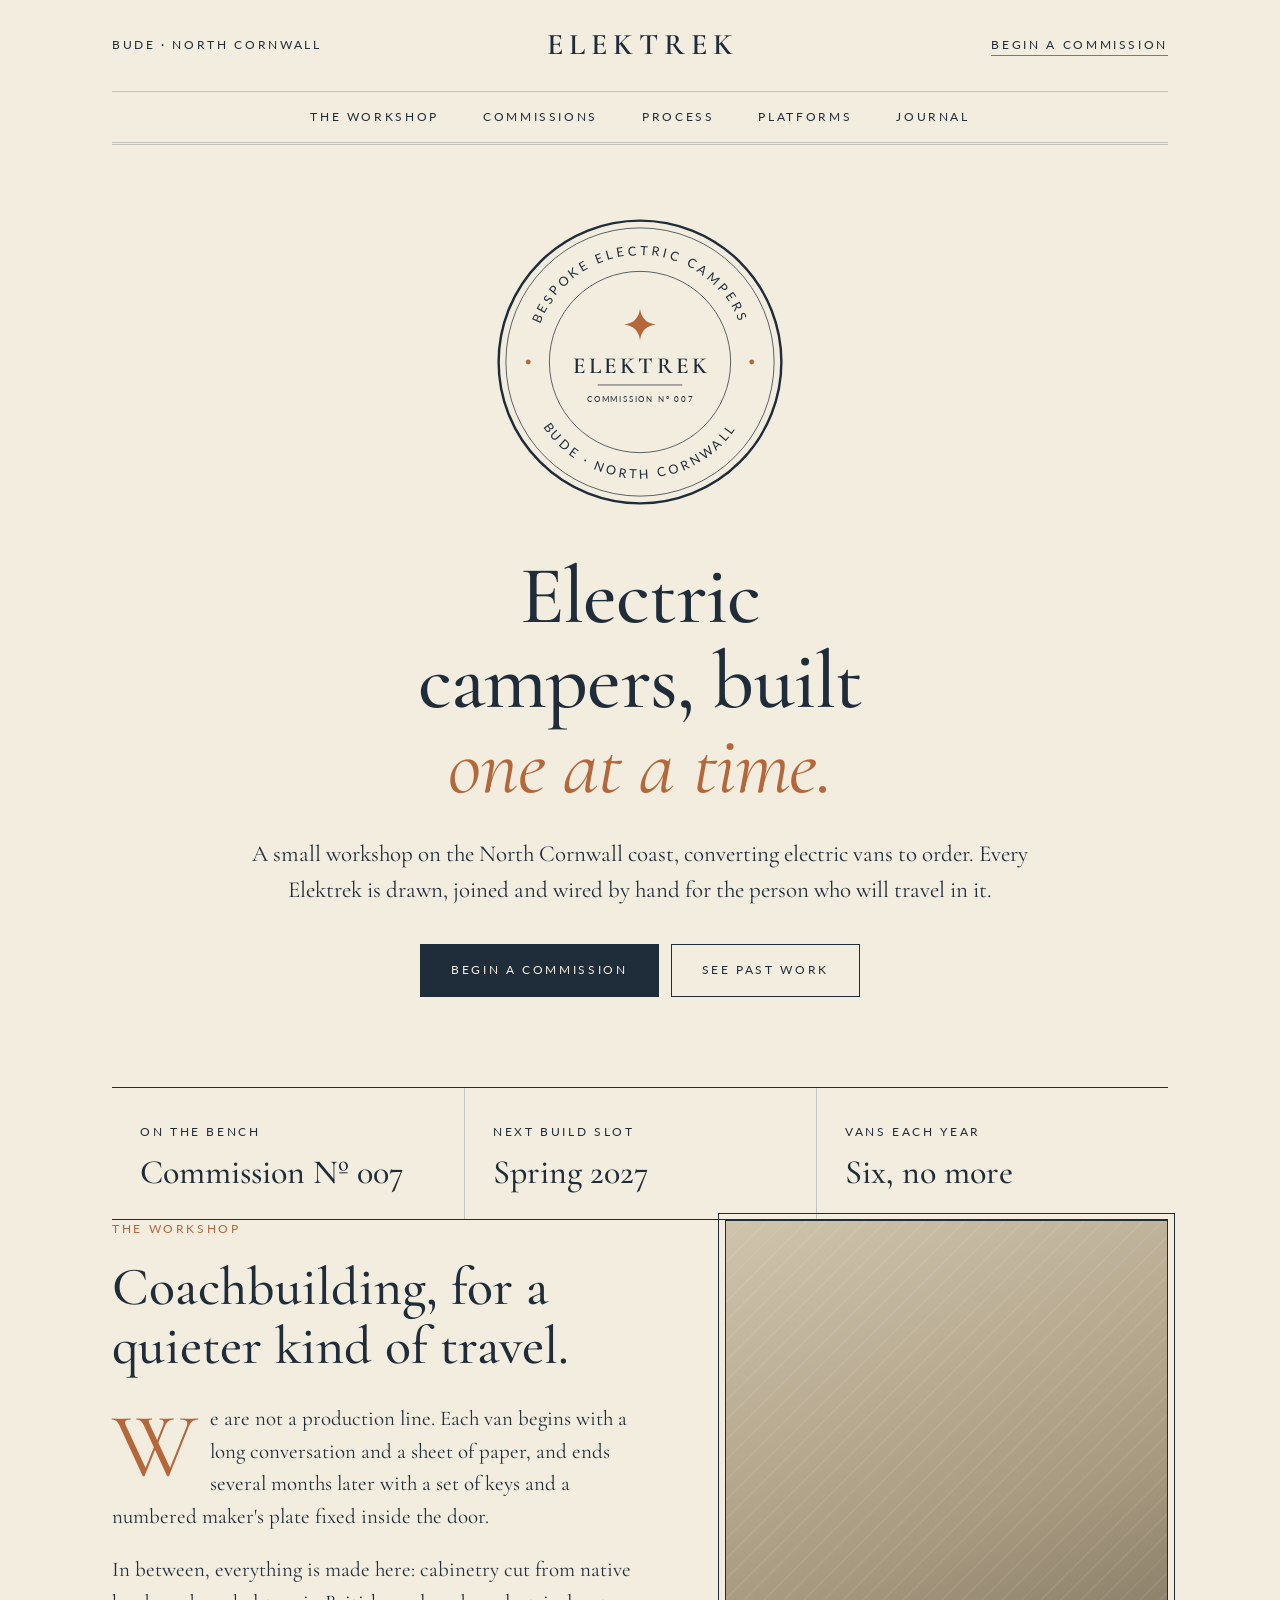
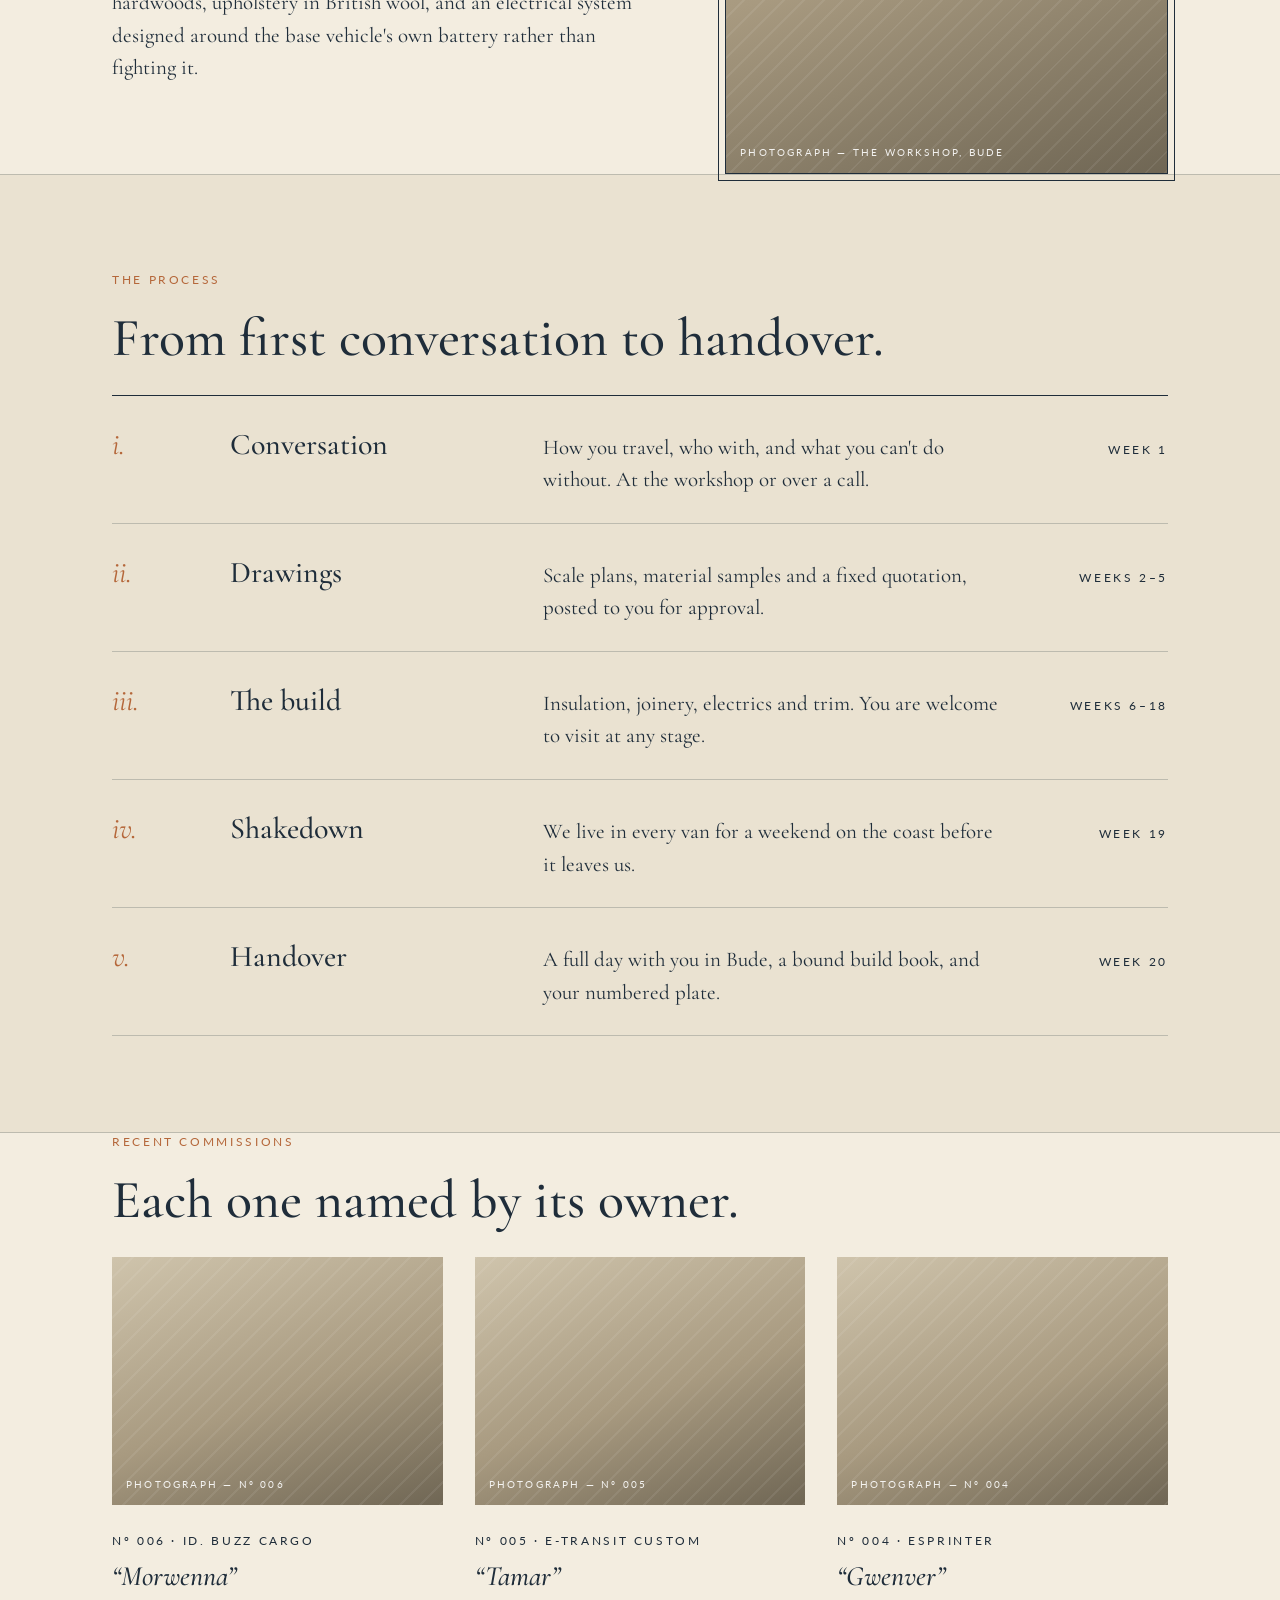
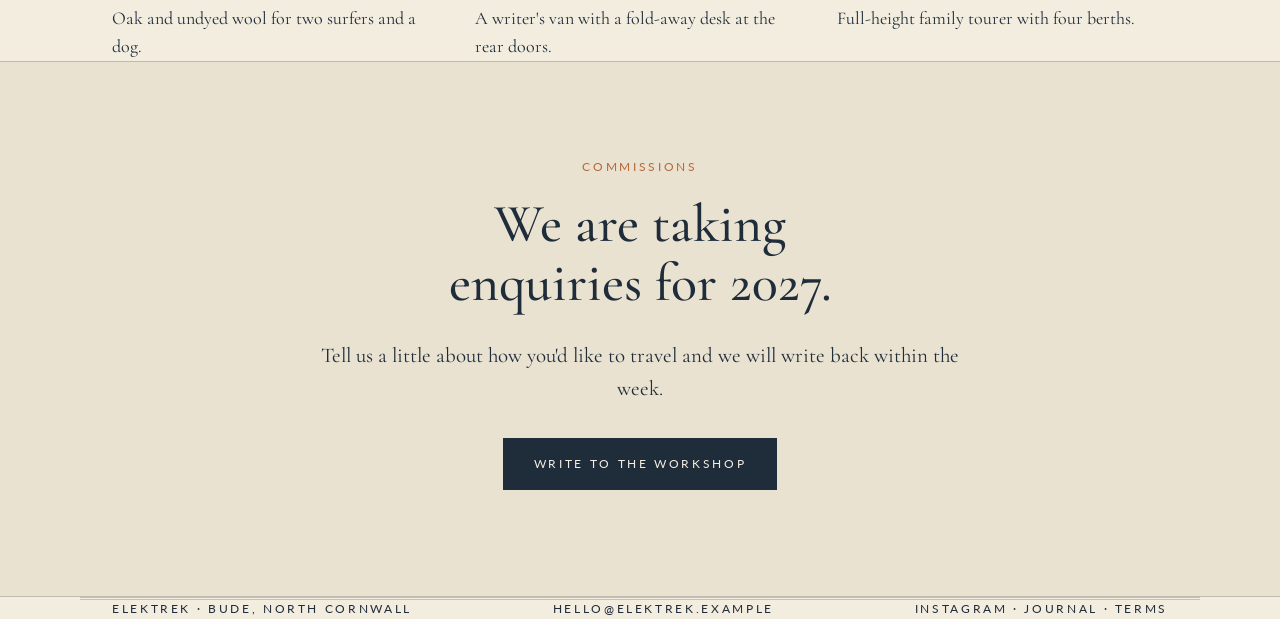
<file: mockups/elektrek/01-workshop-ledger.html>
<!doctype html>
<html lang="en-GB">
<head>
<meta charset="utf-8">
<meta name="robots" content="noindex">
<meta name="viewport" content="width=device-width, initial-scale=1">
<title>Elektrek — Mockup 1: The Workshop Ledger</title>
<link rel="preconnect" href="https://fonts.googleapis.com">
<link href="https://fonts.googleapis.com/css2?family=Cormorant+Garamond:ital,wght@0,400;0,500;0,600;1,400;1,500&family=Lato:wght@400;700&display=swap" rel="stylesheet">
<style>
:root{--paper:#F3EDE0;--paper2:#EAE2D1;--ink:#1F2D3A;--copper:#B5673A;--rule:rgba(31,45,58,.22)}
*{box-sizing:border-box;margin:0;padding:0}
body{background:var(--paper);color:var(--ink);font-family:'Cormorant Garamond',Baskerville,Georgia,serif;font-size:21px;line-height:1.55}
a{color:inherit;text-decoration:none}
.sans{font-family:'Gill Sans','Gill Sans MT',Lato,sans-serif;text-transform:uppercase;letter-spacing:.22em;font-size:12px}
.wrap{max-width:1120px;margin:0 auto;padding:0 32px}
header .top{display:grid;grid-template-columns:1fr auto 1fr;align-items:center;padding:22px 0;border-bottom:1px solid var(--rule)}
header .word{font-weight:600;font-size:30px;letter-spacing:.2em;padding-left:.2em}
header .top .r{text-align:right}
header .top .r a{border-bottom:1px solid var(--copper);padding-bottom:3px}
nav{display:flex;justify-content:center;gap:44px;padding:16px 0;border-bottom:3px double var(--rule);flex-wrap:wrap}
.hero{text-align:center;padding:72px 0 80px}
.hero svg{width:290px;height:290px;margin-bottom:36px}
.hero h1{font-weight:500;font-size:clamp(44px,6.4vw,84px);line-height:1.04;letter-spacing:-.01em;max-width:13ch;margin:0 auto}
.hero h1 em{color:var(--copper);font-weight:400}
.hero p{max-width:34em;margin:28px auto 36px;font-size:23px}
.btn{display:inline-block;padding:16px 30px;border:1px solid var(--ink);margin:0 6px 10px}
.btn.solid{background:var(--ink);color:var(--paper)}
.bench{display:grid;grid-template-columns:repeat(3,1fr);border-top:1px solid var(--ink);border-bottom:1px solid var(--ink)}
.bench div{padding:26px 28px;border-left:1px solid var(--rule)}
.bench div:first-child{border-left:0}
.bench strong{display:block;font-weight:500;font-size:34px;line-height:1.2;margin-top:6px}
section{padding:96px 0}
.eyebrow{color:var(--copper);margin-bottom:18px;display:block}
h2{font-weight:500;font-size:clamp(34px,4.2vw,54px);line-height:1.1;margin-bottom:28px}
.ethos{display:grid;grid-template-columns:1.1fr .9fr;gap:72px;align-items:start}
.ethos p+p{margin-top:1em}
.ethos p.lead::first-letter{float:left;font-size:92px;line-height:.82;padding:6px 12px 0 0;color:var(--copper)}
.ph{position:relative;background:linear-gradient(160deg,#cfc4ac,#a89a80 55%,#6f6654),var(--paper2);overflow:hidden}
.ph::before{content:"";position:absolute;inset:0;background:repeating-linear-gradient(135deg,rgba(255,255,255,.07) 0 2px,transparent 2px 14px)}
.ph span{position:absolute;left:14px;bottom:12px;color:#fff;font-size:10px;opacity:.9}
.ph.tall{aspect-ratio:4/5;border:1px solid var(--ink);outline:1px solid var(--ink);outline-offset:6px}
.ledger{border-top:1px solid var(--ink)}
.ledger .row{display:grid;grid-template-columns:90px 1fr 1.6fr 140px;gap:28px;padding:26px 0;border-bottom:1px solid var(--rule);align-items:baseline}
.ledger .n{font-style:italic;color:var(--copper);font-size:30px}
.ledger h3{font-weight:500;font-size:30px}
.ledger .d{text-align:right}
.band{background:var(--paper2);border-top:1px solid var(--rule);border-bottom:1px solid var(--rule)}
.cards{display:grid;grid-template-columns:repeat(3,1fr);gap:32px}
.cards .ph{aspect-ratio:4/3;margin-bottom:18px}
.cards h3{font-weight:500;font-size:28px;font-style:italic}
.cards p{font-size:18px;margin-top:6px}
.cta{text-align:center}
.cta h2{max-width:16ch;margin-left:auto;margin-right:auto}
.cta p{max-width:32em;margin:0 auto 32px}
footer{border-top:3px double var(--rule);padding:36px 0 48px;display:flex;justify-content:space-between;gap:24px;flex-wrap:wrap}
@media(max-width:820px){.ethos,.cards,.bench{grid-template-columns:1fr}.bench div{border-left:0;border-top:1px solid var(--rule)}.ledger .row{grid-template-columns:50px 1fr}.ledger .row p,.ledger .d{grid-column:2;text-align:left}header .top{grid-template-columns:1fr;text-align:center;gap:8px}header .top .r{text-align:center}}
</style>
</head>
<body>
<header class="wrap">
  <div class="top">
    <span class="sans">Bude · North Cornwall</span>
    <a class="word" href="#">ELEKTREK</a>
    <span class="sans r"><a href="#enquire">Begin a commission</a></span>
  </div>
  <nav class="sans"><a href="#">The Workshop</a><a href="#">Commissions</a><a href="#">Process</a><a href="#">Platforms</a><a href="#">Journal</a></nav>
</header>

<main>
<div class="wrap hero">
  <svg viewBox="160 60 480 480" role="img" aria-label="Elektrek maker's seal">
    <defs><path id="a1" d="M223,300 A177,177 0 0 1 577,300"/><path id="a2" d="M207,300 A193,193 0 0 0 593,300"/></defs>
    <g fill="none" stroke="#1F2D3A"><circle cx="400" cy="300" r="234" stroke-width="4"/><circle cx="400" cy="300" r="222" stroke-width="1.2"/><circle cx="400" cy="300" r="150" stroke-width="1.2"/></g>
    <g font-family="'Gill Sans','Gill Sans MT',Lato,sans-serif" font-size="21" letter-spacing="5" fill="#1F2D3A" text-anchor="middle">
      <text><textPath href="#a1" startOffset="50%">BESPOKE ELECTRIC CAMPERS</textPath></text>
      <text><textPath href="#a2" startOffset="50%">BUDE · NORTH CORNWALL</textPath></text></g>
    <circle cx="215" cy="300" r="4" fill="#B5673A"/><circle cx="585" cy="300" r="4" fill="#B5673A"/>
    <path d="M400,212 Q403,235 426,238 Q403,241 400,264 Q397,241 374,238 Q397,235 400,212 Z" fill="#B5673A"/>
    <text x="402.500" y="318" font-family="'Cormorant Garamond',Baskerville,serif" font-weight="600" font-size="38" letter-spacing="5" fill="#1F2D3A" text-anchor="middle">ELEKTREK</text>
    <line x1="330" y1="338" x2="470" y2="338" stroke="#1F2D3A" stroke-width="1.2"/>
    <text x="401.500" y="366" font-family="'Gill Sans','Gill Sans MT',Lato,sans-serif" font-size="14" letter-spacing="3" fill="#1F2D3A" text-anchor="middle">COMMISSION Nº 007</text>
  </svg>
  <h1>Electric campers, built <em>one at a time.</em></h1>
  <p>A small workshop on the North Cornwall coast, converting electric vans to order. Every Elektrek is drawn, joined and wired by hand for the person who will travel in it.</p>
  <a class="btn solid sans" href="#enquire">Begin a commission</a><a class="btn sans" href="#">See past work</a>
</div>

<div class="wrap"><div class="bench">
  <div><span class="sans">On the bench</span><strong>Commission Nº 007</strong></div>
  <div><span class="sans">Next build slot</span><strong>Spring 2027</strong></div>
  <div><span class="sans">Vans each year</span><strong>Six, no more</strong></div>
</div></div>

<section class="wrap ethos">
  <div>
    <span class="sans eyebrow">The Workshop</span>
    <h2>Coachbuilding, for a quieter kind of travel.</h2>
    <p class="lead">We are not a production line. Each van begins with a long conversation and a sheet of paper, and ends several months later with a set of keys and a numbered maker's plate fixed inside the door.</p>
    <p>In between, everything is made here: cabinetry cut from native hardwoods, upholstery in British wool, and an electrical system designed around the base vehicle's own battery rather than fighting it.</p>
  </div>
  <div class="ph tall"><span class="sans">Photograph — the workshop, Bude</span></div>
</section>

<section class="band"><div class="wrap">
  <span class="sans eyebrow">The Process</span>
  <h2>From first conversation to handover.</h2>
  <div class="ledger">
    <div class="row"><span class="n">i.</span><h3>Conversation</h3><p>How you travel, who with, and what you can't do without. At the workshop or over a call.</p><span class="sans d">Week 1</span></div>
    <div class="row"><span class="n">ii.</span><h3>Drawings</h3><p>Scale plans, material samples and a fixed quotation, posted to you for approval.</p><span class="sans d">Weeks 2–5</span></div>
    <div class="row"><span class="n">iii.</span><h3>The build</h3><p>Insulation, joinery, electrics and trim. You are welcome to visit at any stage.</p><span class="sans d">Weeks 6–18</span></div>
    <div class="row"><span class="n">iv.</span><h3>Shakedown</h3><p>We live in every van for a weekend on the coast before it leaves us.</p><span class="sans d">Week 19</span></div>
    <div class="row"><span class="n">v.</span><h3>Handover</h3><p>A full day with you in Bude, a bound build book, and your numbered plate.</p><span class="sans d">Week 20</span></div>
  </div>
</div></section>

<section class="wrap">
  <span class="sans eyebrow">Recent Commissions</span>
  <h2>Each one named by its owner.</h2>
  <div class="cards">
    <article><div class="ph"><span class="sans">Photograph — Nº 006</span></div><span class="sans">Nº 006 · ID. Buzz Cargo</span><h3>“Morwenna”</h3><p>Oak and undyed wool for two surfers and a dog.</p></article>
    <article><div class="ph"><span class="sans">Photograph — Nº 005</span></div><span class="sans">Nº 005 · E-Transit Custom</span><h3>“Tamar”</h3><p>A writer's van with a fold-away desk at the rear doors.</p></article>
    <article><div class="ph"><span class="sans">Photograph — Nº 004</span></div><span class="sans">Nº 004 · eSprinter</span><h3>“Gwenver”</h3><p>Full-height family tourer with four berths.</p></article>
  </div>
</section>

<section class="band cta" id="enquire"><div class="wrap">
  <span class="sans eyebrow">Commissions</span>
  <h2>We are taking enquiries for 2027.</h2>
  <p>Tell us a little about how you'd like to travel and we will write back within the week.</p>
  <a class="btn solid sans" href="#">Write to the workshop</a>
</div></section>
</main>

<footer class="wrap sans">
  <span>Elektrek · Bude, North Cornwall</span><span>hello@elektrek.example</span><span>Instagram · Journal · Terms</span>
</footer>
</body>
</html>
</file>
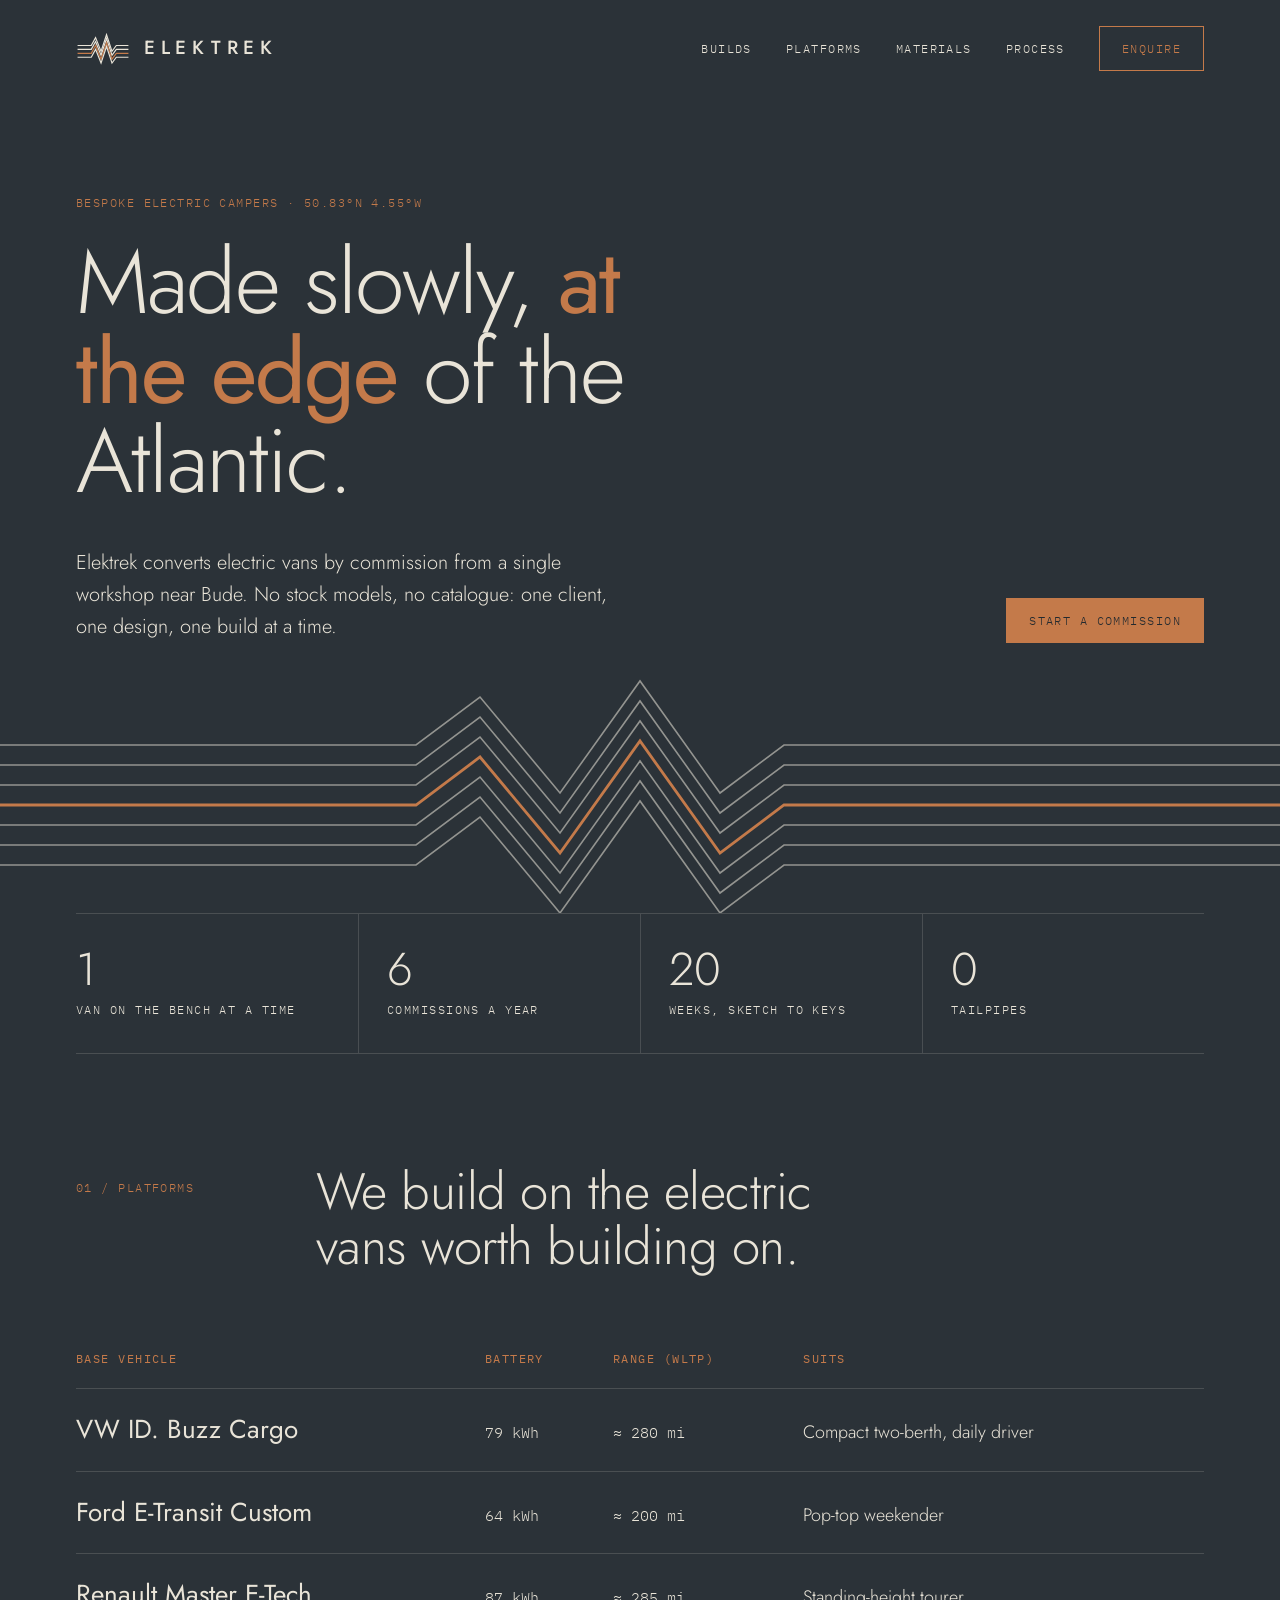
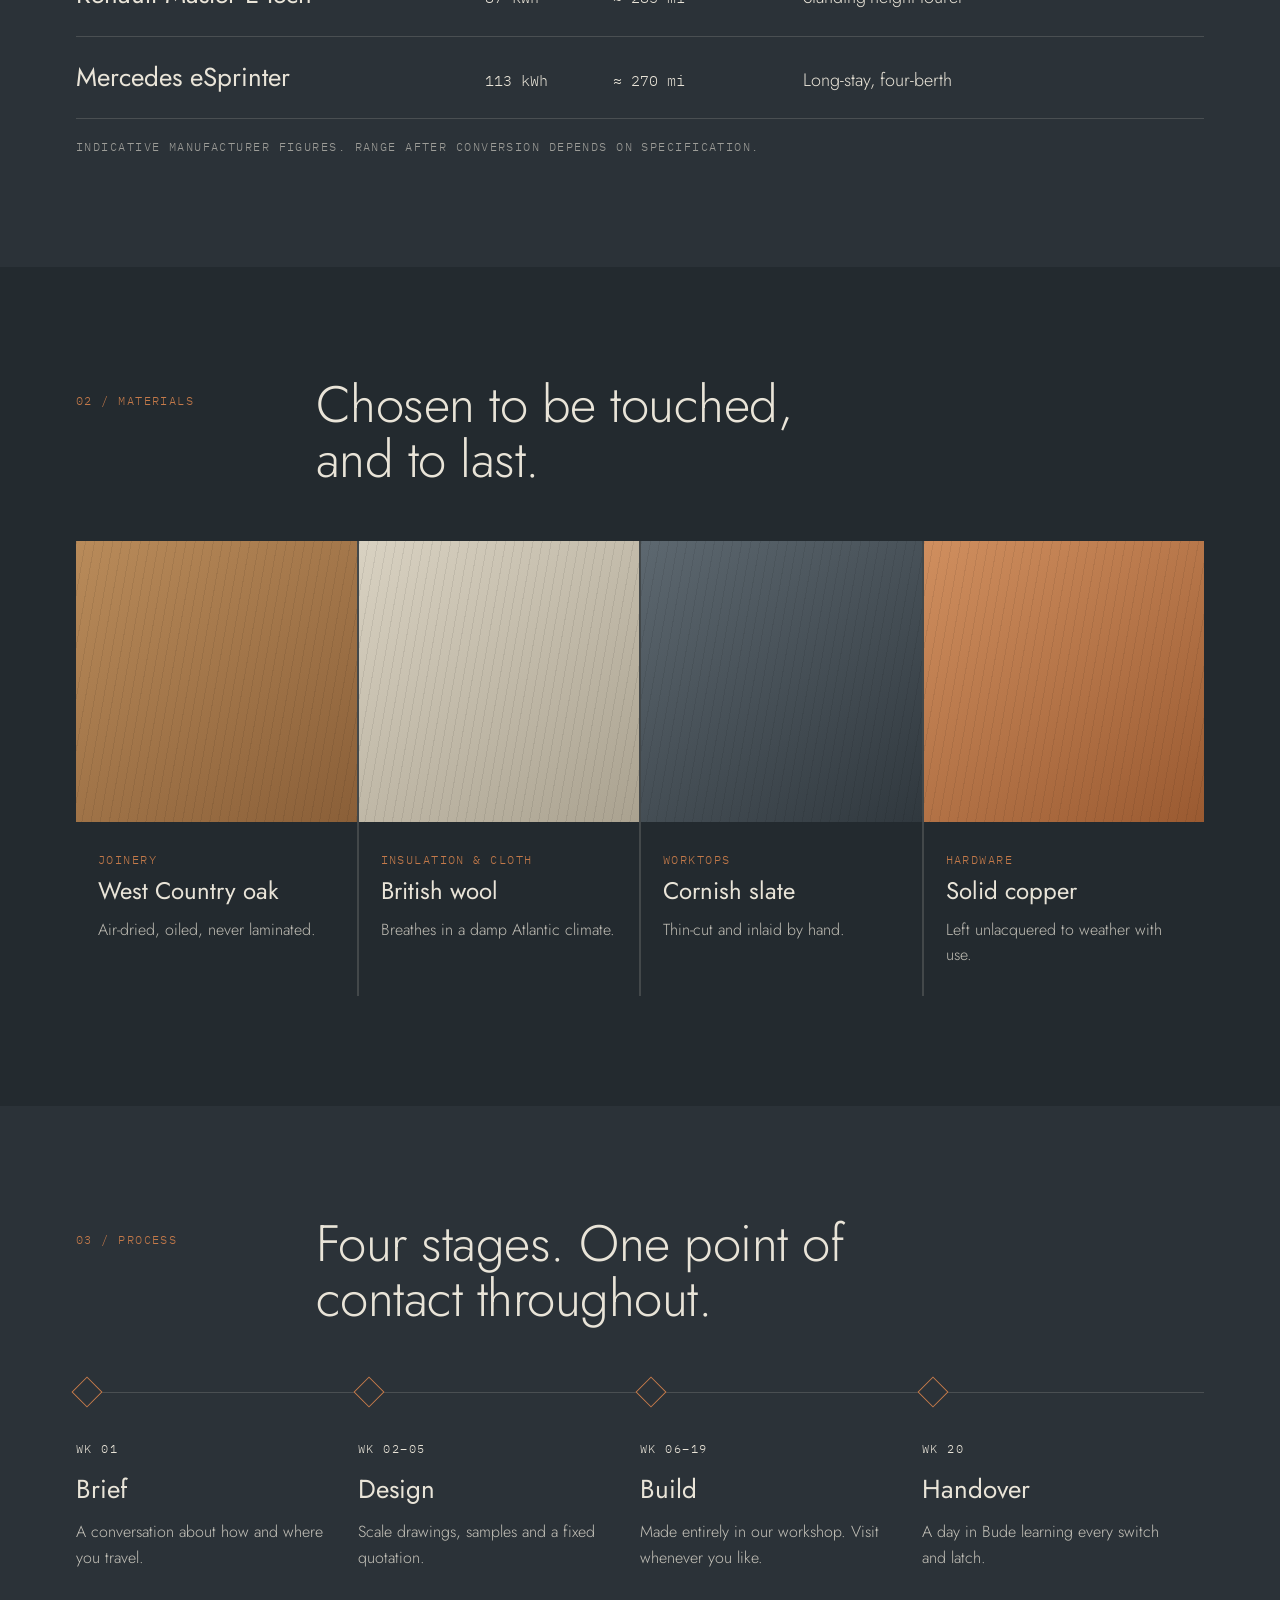
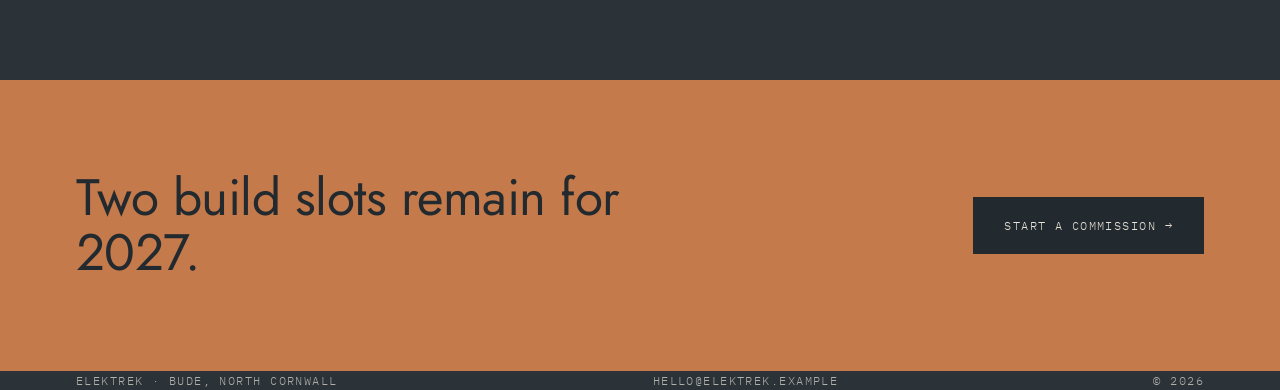
<file: mockups/elektrek/02-strata.html>
<!doctype html>
<html lang="en-GB">
<head>
<meta charset="utf-8">
<meta name="robots" content="noindex">
<meta name="viewport" content="width=device-width, initial-scale=1">
<title>Elektrek — Mockup 2: Strata</title>
<link rel="preconnect" href="https://fonts.googleapis.com">
<link href="https://fonts.googleapis.com/css2?family=Jost:wght@300;400;500&family=IBM+Plex+Mono:wght@400;500&display=swap" rel="stylesheet">
<style>
:root{--slate:#2B3238;--slate2:#232A2F;--slate3:#353D44;--bone:#E9E4D8;--copper:#C47A4A;--line:rgba(233,228,216,.16)}
*{box-sizing:border-box;margin:0;padding:0}
body{background:var(--slate);color:var(--bone);font-family:Jost,Futura,'Avenir Next',sans-serif;font-weight:300;font-size:18px;line-height:1.6}
a{color:inherit;text-decoration:none}
.mono{font-family:'IBM Plex Mono',ui-monospace,Menlo,monospace;font-size:12px;letter-spacing:.12em;text-transform:uppercase}
.wrap{max-width:1200px;margin:0 auto;padding:0 36px}
header{display:flex;align-items:center;justify-content:space-between;padding:26px 0}
.brand{display:flex;align-items:center;gap:14px;font-weight:500;letter-spacing:.3em;font-size:19px}
.brand svg{width:54px;height:34px}
nav{display:flex;gap:34px;align-items:center}
.btn{display:inline-block;border:1px solid var(--copper);color:var(--copper);padding:12px 22px}
.btn.fill{background:var(--copper);color:var(--slate2)}
.hero{position:relative;padding:90px 0 0;overflow:hidden}
.hero h1{font-weight:300;font-size:clamp(46px,7vw,104px);line-height:1;letter-spacing:-.02em;max-width:11ch}
.hero h1 b{font-weight:400;color:var(--copper)}
.hero .sub{display:grid;grid-template-columns:1fr 1fr;gap:48px;margin-top:40px;align-items:end}
.hero .sub p{max-width:30em;font-size:20px}
.hero .sub div:last-child{text-align:right}
.strata{display:block;width:100%;height:auto;margin-top:30px}
.stats{display:grid;grid-template-columns:repeat(4,1fr);border-top:1px solid var(--line);border-bottom:1px solid var(--line)}
.stats div{padding:30px 0 30px 28px;border-left:1px solid var(--line)}
.stats div:first-child{border-left:0;padding-left:0}
.stats strong{display:block;font-weight:300;font-size:46px;line-height:1.1}
section{padding:110px 0}
.head{display:grid;grid-template-columns:200px 1fr;gap:40px;margin-bottom:54px}
.head .mono{color:var(--copper);padding-top:14px}
h2{font-weight:300;font-size:clamp(32px,4vw,56px);line-height:1.08;letter-spacing:-.01em;max-width:18ch}
table{width:100%;border-collapse:collapse}
th,td{text-align:left;padding:20px 16px 20px 0;border-bottom:1px solid var(--line);vertical-align:baseline}
th{color:var(--copper);font-weight:400}
td:first-child{font-size:26px;font-weight:400}
td.m{font-family:'IBM Plex Mono',monospace;font-size:15px}
.note{margin-top:18px;opacity:.6}
.dark{background:var(--slate2)}
.mats{display:grid;grid-template-columns:repeat(4,1fr);gap:2px;background:var(--line)}
.mat{background:var(--slate2);padding:0 0 28px}
.sw{aspect-ratio:1/1;margin-bottom:22px;position:relative}
.sw::after{content:"";position:absolute;inset:0;background:repeating-linear-gradient(100deg,rgba(0,0,0,.07) 0 1px,transparent 1px 9px)}
.mat h3,.mat p{padding:0 22px}
.mat h3{font-weight:400;font-size:24px}
.mat p{font-size:16px;opacity:.8;margin-top:6px}
.steps{display:grid;grid-template-columns:repeat(4,1fr);gap:0;position:relative}
.steps::before{content:"";position:absolute;left:0;right:0;top:11px;height:1px;background:var(--line)}
.step{padding-right:32px;position:relative}
.step i{display:block;width:22px;height:22px;border:1px solid var(--copper);background:var(--slate);transform:rotate(45deg);margin-bottom:30px}
.step h3{font-weight:400;font-size:26px;margin:8px 0}
.step p{font-size:16px;opacity:.82}
.cta{background:var(--copper);color:var(--slate2);padding:90px 0}
.cta .wrap{display:flex;justify-content:space-between;align-items:center;gap:40px;flex-wrap:wrap}
.cta h2{font-weight:400}
.cta .btn{border-color:var(--slate2);color:var(--bone);background:var(--slate2);padding:18px 30px}
footer{padding:40px 0;display:flex;justify-content:space-between;flex-wrap:wrap;gap:20px;opacity:.7}
@media(max-width:860px){nav a:not(.btn){display:none}.hero .sub,.head{grid-template-columns:1fr}.hero .sub div:last-child{text-align:left}.stats,.mats,.steps{grid-template-columns:1fr 1fr}.steps{row-gap:40px}.steps::before{display:none}th:nth-child(4),td:nth-child(4){display:none}}
</style>
</head>
<body>
<div class="wrap">
<header>
  <a class="brand" href="#">
    <svg viewBox="262 108 276 160" aria-hidden="true"><g fill="none" stroke="#E9E4D8" stroke-width="6" stroke-miterlimit="10">
      <polyline points="270,170 340,170 362,130 390,200 418,115 446,200 468,170 530,170"/>
      <polyline points="270,190 340,190 362,150 390,220 418,135 446,220 468,190 530,190"/>
      <polyline points="270,210 340,210 362,170 390,240 418,155 446,240 468,210 530,210" stroke="#C47A4A"/>
      <polyline points="270,230 340,230 362,190 390,260 418,175 446,260 468,230 530,230"/></g></svg>
    ELEKTREK</a>
  <nav class="mono"><a href="#">Builds</a><a href="#">Platforms</a><a href="#">Materials</a><a href="#">Process</a><a class="btn" href="#">Enquire</a></nav>
</header>
</div>

<main>
<div class="hero">
  <div class="wrap">
    <span class="mono" style="color:var(--copper)">Bespoke electric campers · 50.83°N 4.55°W</span>
    <h1 style="margin-top:22px">Made slowly, <b>at the edge</b> of the Atlantic.</h1>
    <div class="sub">
      <p>Elektrek converts electric vans by commission from a single workshop near Bude. No stock models, no catalogue: one client, one design, one build at a time.</p>
      <div><a class="btn fill mono" href="#">Start a commission</a></div>
    </div>
  </div>
  <svg class="strata" viewBox="0 0 1600 300" preserveAspectRatio="none" aria-hidden="true">
    <g fill="none" stroke="#E9E4D8" stroke-width="2" opacity=".55">
      <polyline points="0,90 520,90 600,30 700,150 800,10 900,150 980,90 1600,90"/>
      <polyline points="0,115 520,115 600,55 700,175 800,35 900,175 980,115 1600,115"/>
      <polyline points="0,140 520,140 600,80 700,200 800,60 900,200 980,140 1600,140"/>
      <polyline points="0,190 520,190 600,130 700,250 800,110 900,250 980,190 1600,190"/>
      <polyline points="0,215 520,215 600,155 700,275 800,135 900,275 980,215 1600,215"/>
      <polyline points="0,240 520,240 600,180 700,300 800,160 900,300 980,240 1600,240"/>
    </g>
    <polyline points="0,165 520,165 600,105 700,225 800,85 900,225 980,165 1600,165" fill="none" stroke="#C47A4A" stroke-width="3.5"/>
  </svg>
</div>

<div class="wrap"><div class="stats">
  <div><strong>1</strong><span class="mono">Van on the bench at a time</span></div>
  <div><strong>6</strong><span class="mono">Commissions a year</span></div>
  <div><strong>20</strong><span class="mono">Weeks, sketch to keys</span></div>
  <div><strong>0</strong><span class="mono">Tailpipes</span></div>
</div></div>

<section><div class="wrap">
  <div class="head"><span class="mono">01 / Platforms</span><h2>We build on the electric vans worth building on.</h2></div>
  <table>
    <thead><tr class="mono"><th>Base vehicle</th><th>Battery</th><th>Range (WLTP)</th><th>Suits</th></tr></thead>
    <tbody>
      <tr><td>VW ID. Buzz Cargo</td><td class="m">79 kWh</td><td class="m">≈ 280 mi</td><td>Compact two-berth, daily driver</td></tr>
      <tr><td>Ford E-Transit Custom</td><td class="m">64 kWh</td><td class="m">≈ 200 mi</td><td>Pop-top weekender</td></tr>
      <tr><td>Renault Master E-Tech</td><td class="m">87 kWh</td><td class="m">≈ 285 mi</td><td>Standing-height tourer</td></tr>
      <tr><td>Mercedes eSprinter</td><td class="m">113 kWh</td><td class="m">≈ 270 mi</td><td>Long-stay, four-berth</td></tr>
    </tbody>
  </table>
  <p class="mono note">Indicative manufacturer figures. Range after conversion depends on specification.</p>
</div></section>

<section class="dark"><div class="wrap">
  <div class="head"><span class="mono">02 / Materials</span><h2>Chosen to be touched, and to last.</h2></div>
  <div class="mats">
    <div class="mat"><div class="sw" style="background:linear-gradient(140deg,#b98b5a,#8a5f38)"></div><span class="mono" style="padding:0 22px;color:var(--copper)">Joinery</span><h3>West Country oak</h3><p>Air-dried, oiled, never laminated.</p></div>
    <div class="mat"><div class="sw" style="background:linear-gradient(140deg,#d9d2c2,#aaa290)"></div><span class="mono" style="padding:0 22px;color:var(--copper)">Insulation &amp; cloth</span><h3>British wool</h3><p>Breathes in a damp Atlantic climate.</p></div>
    <div class="mat"><div class="sw" style="background:linear-gradient(140deg,#5d6870,#30383e)"></div><span class="mono" style="padding:0 22px;color:var(--copper)">Worktops</span><h3>Cornish slate</h3><p>Thin-cut and inlaid by hand.</p></div>
    <div class="mat"><div class="sw" style="background:linear-gradient(140deg,#d08f5f,#9a5a31)"></div><span class="mono" style="padding:0 22px;color:var(--copper)">Hardware</span><h3>Solid copper</h3><p>Left unlacquered to weather with use.</p></div>
  </div>
</div></section>

<section><div class="wrap">
  <div class="head"><span class="mono">03 / Process</span><h2>Four stages. One point of contact throughout.</h2></div>
  <div class="steps">
    <div class="step"><i></i><span class="mono">Wk 01</span><h3>Brief</h3><p>A conversation about how and where you travel.</p></div>
    <div class="step"><i></i><span class="mono">Wk 02–05</span><h3>Design</h3><p>Scale drawings, samples and a fixed quotation.</p></div>
    <div class="step"><i></i><span class="mono">Wk 06–19</span><h3>Build</h3><p>Made entirely in our workshop. Visit whenever you like.</p></div>
    <div class="step"><i></i><span class="mono">Wk 20</span><h3>Handover</h3><p>A day in Bude learning every switch and latch.</p></div>
  </div>
</div></section>

<div class="cta"><div class="wrap">
  <h2>Two build slots remain for 2027.</h2>
  <a class="btn mono" href="#">Start a commission →</a>
</div></div>
</main>

<footer class="wrap mono"><span>Elektrek · Bude, North Cornwall</span><span>hello@elektrek.example</span><span>© 2026</span></footer>
</body>
</html>
</file>
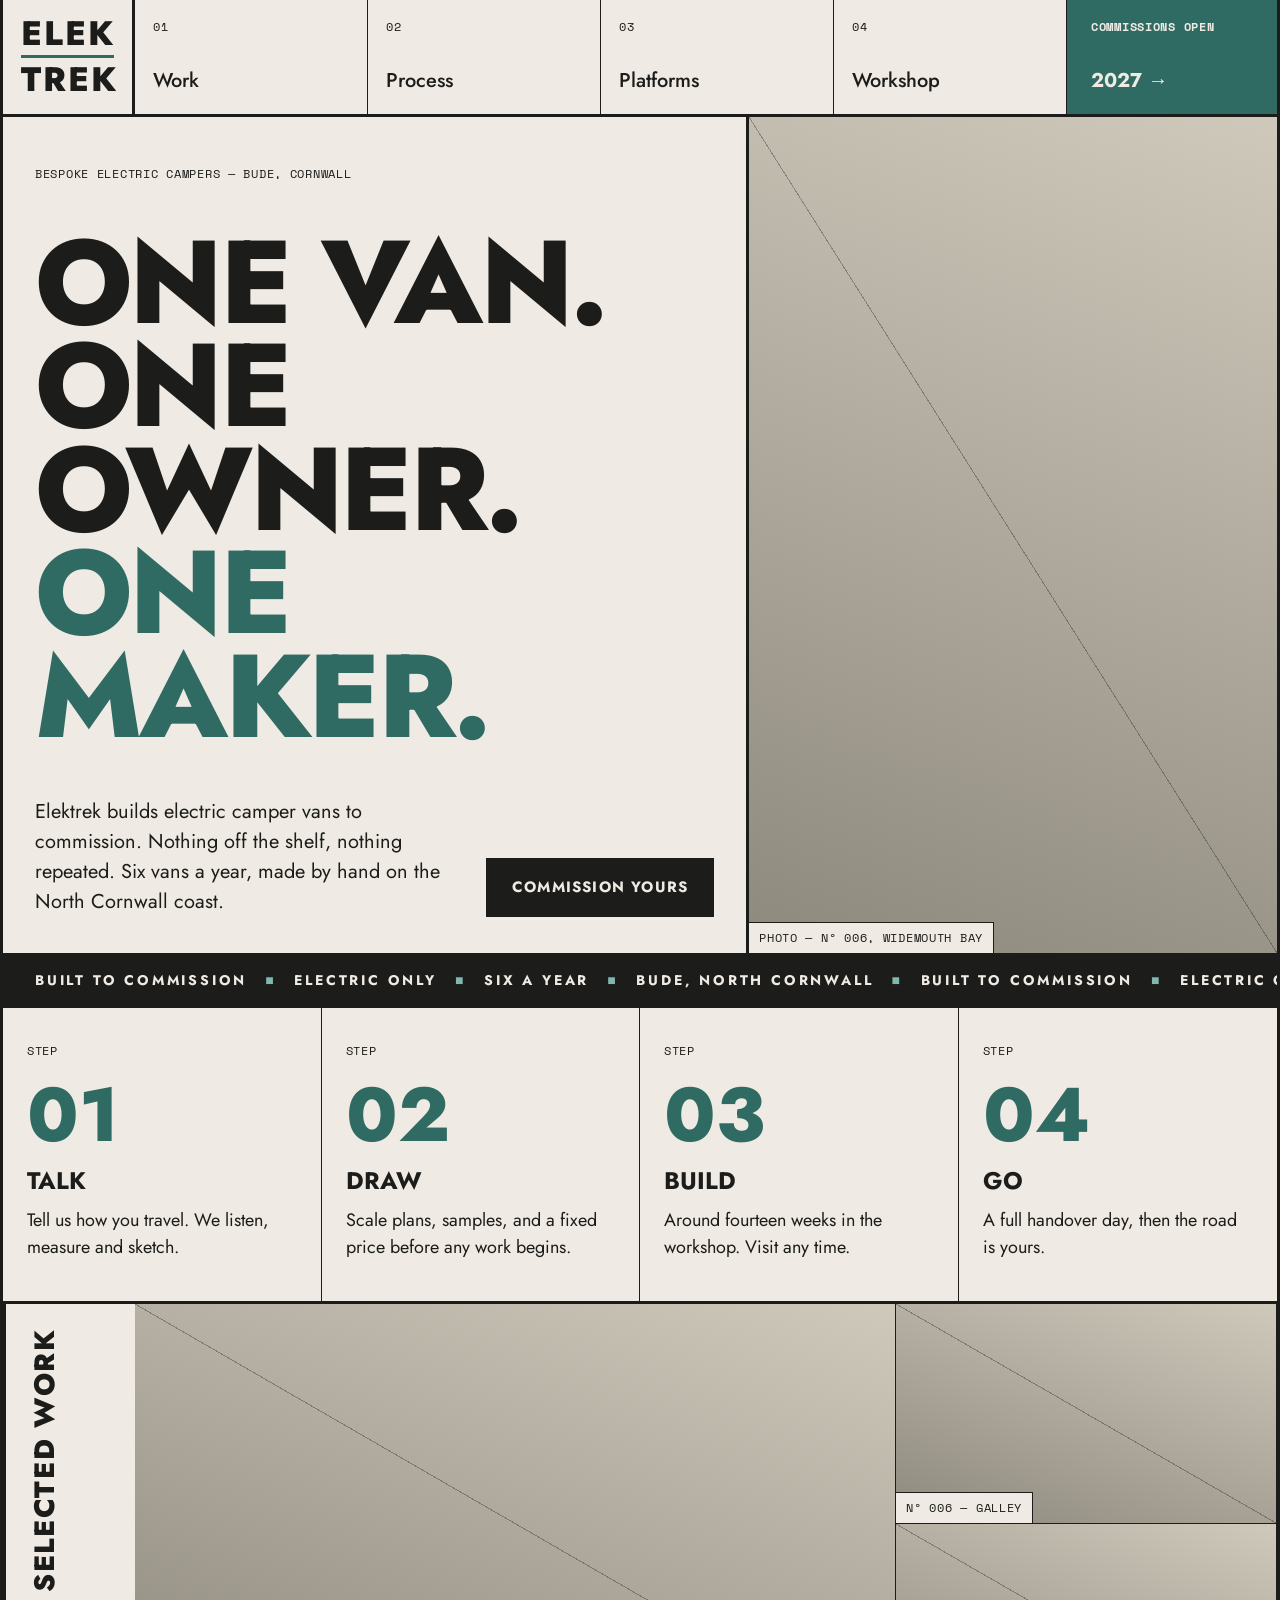
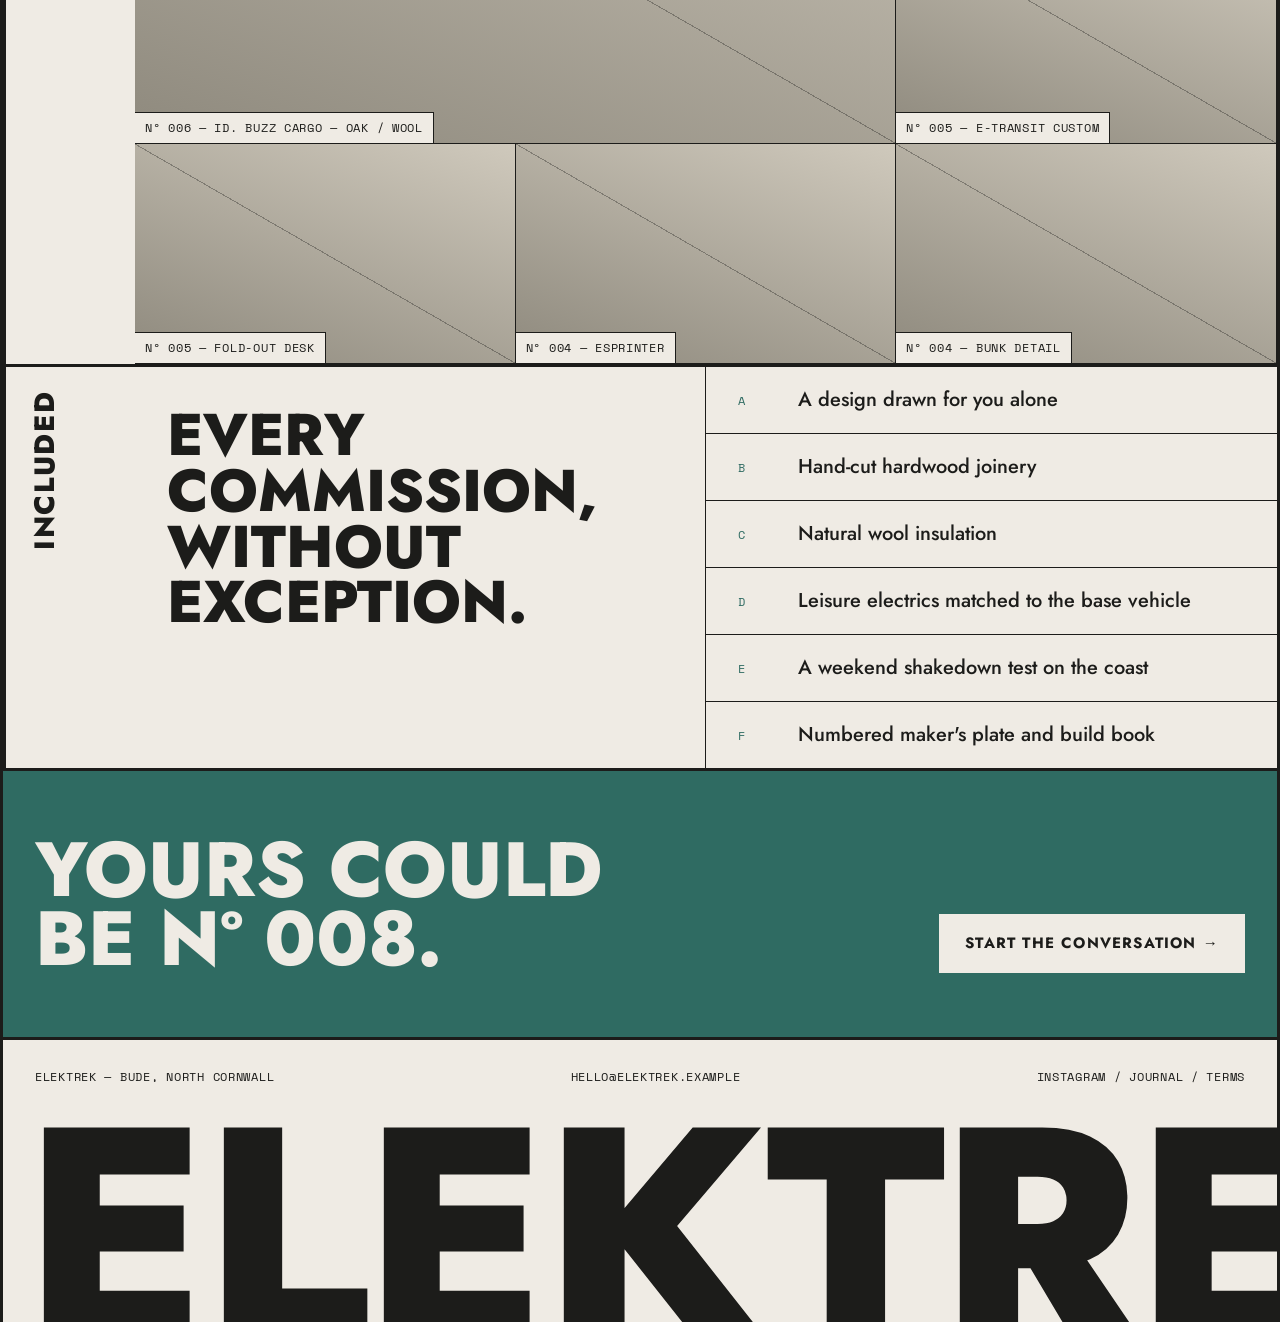
<file: mockups/elektrek/03-block-grid.html>
<!doctype html>
<html lang="en-GB">
<head>
<meta charset="utf-8">
<meta name="robots" content="noindex">
<meta name="viewport" content="width=device-width, initial-scale=1">
<title>Elektrek — Mockup 3: Block Grid</title>
<link rel="preconnect" href="https://fonts.googleapis.com">
<link href="https://fonts.googleapis.com/css2?family=Jost:wght@400;500;700;800&family=Space+Mono&display=swap" rel="stylesheet">
<style>
:root{--bg:#EFEBE4;--ink:#1C1C1A;--green:#2F6B62}
*{box-sizing:border-box;margin:0;padding:0}
body{background:var(--bg);color:var(--ink);font-family:Jost,Futura,'Avenir Next',sans-serif;font-size:18px;line-height:1.5}
a{color:inherit;text-decoration:none}
.mono{font-family:'Space Mono',ui-monospace,Menlo,monospace;font-size:12px;letter-spacing:.06em;text-transform:uppercase}
.page{max-width:1320px;margin:0 auto;border-left:3px solid var(--ink);border-right:3px solid var(--ink)}
header{display:grid;grid-template-columns:132px 1fr auto;border-bottom:3px solid var(--ink)}
.logo{border-right:3px solid var(--ink);padding:18px;font-weight:800;font-size:34px;line-height:.92;letter-spacing:.06em}
.logo hr{border:0;height:3px;background:var(--green);margin:6px 0}
nav{display:grid;grid-template-columns:repeat(4,1fr)}
nav a{padding:18px;border-right:1px solid var(--ink);display:flex;flex-direction:column;justify-content:space-between;font-weight:500;font-size:20px}
nav a:hover{background:var(--ink);color:var(--bg)}
.open{background:var(--green);color:var(--bg);padding:18px 24px;display:flex;flex-direction:column;justify-content:space-between;min-width:210px;font-weight:700;font-size:20px}
.hero{display:grid;grid-template-columns:7fr 5fr;border-bottom:3px solid var(--ink)}
.hero .t{padding:48px 32px 36px;display:flex;flex-direction:column;justify-content:space-between;gap:48px}
h1{font-weight:800;font-size:clamp(56px,9.2vw,150px);line-height:.88;letter-spacing:-.03em;text-transform:uppercase}
h1 span{color:var(--green)}
.hero .t .b{display:grid;grid-template-columns:1fr auto;gap:32px;align-items:end}
.hero .t p{max-width:26em;font-size:20px}
.btn{display:inline-block;background:var(--ink);color:var(--bg);padding:18px 26px;font-weight:700;text-transform:uppercase;letter-spacing:.08em;font-size:15px}
.ph{position:relative;background:#b9b3a6 linear-gradient(200deg,#cfc9bc,#8e897d);min-height:260px}
.ph::before{content:"";position:absolute;inset:0;background:linear-gradient(to top right,transparent calc(50% - .5px),rgba(28,28,26,.35) calc(50% - .5px),rgba(28,28,26,.35) calc(50% + .5px),transparent calc(50% + .5px))}
.ph span{position:absolute;left:0;bottom:0;background:var(--bg);padding:6px 10px;border-top:1px solid var(--ink);border-right:1px solid var(--ink)}
.hero .ph{border-left:3px solid var(--ink);min-height:560px}
.ticker{background:var(--ink);color:var(--bg);padding:14px 32px;white-space:nowrap;overflow:hidden;font-weight:700;letter-spacing:.2em;text-transform:uppercase;font-size:14px;border-bottom:3px solid var(--ink)}
.ticker i{color:#7fb8ae;font-style:normal;margin:0 18px}
.four{display:grid;grid-template-columns:repeat(4,1fr);border-bottom:3px solid var(--ink)}
.four div{padding:28px 24px 40px;border-right:1px solid var(--ink)}
.four div:last-child{border-right:0}
.four b{display:block;font-weight:800;font-size:76px;line-height:1;color:var(--green);margin:14px 0 10px}
.four h3{font-weight:700;font-size:24px;text-transform:uppercase;margin-bottom:8px}
.sec{display:grid;grid-template-columns:132px 1fr;border-bottom:3px solid var(--ink)}
.sec>.lab{border-right:3px solid var(--ink);padding:24px 18px;writing-mode:vertical-rl;transform:rotate(180deg);text-align:right;font-weight:800;font-size:28px;text-transform:uppercase;letter-spacing:.06em}
.work{display:grid;grid-template-columns:repeat(6,1fr);grid-auto-rows:220px}
.work .ph{border-right:1px solid var(--ink);border-bottom:1px solid var(--ink);min-height:0}
.w1{grid-column:span 4;grid-row:span 2}.w2{grid-column:span 2}.w3{grid-column:span 2}.w4{grid-column:span 2}.w5{grid-column:span 2}.w6{grid-column:span 2}
.inc{display:grid;grid-template-columns:1fr 1fr}
.inc h2{font-weight:800;font-size:clamp(36px,4.6vw,68px);line-height:.95;text-transform:uppercase;padding:40px 32px;border-right:1px solid var(--ink)}
.inc ul{list-style:none}
.inc li{display:grid;grid-template-columns:60px 1fr;padding:18px 32px;border-bottom:1px solid var(--ink);font-size:20px;font-weight:500}
.inc li:last-child{border-bottom:0}
.inc li .mono{padding-top:7px;color:var(--green)}
.cta{background:var(--green);color:var(--bg);padding:64px 32px;display:flex;justify-content:space-between;align-items:end;gap:32px;flex-wrap:wrap;border-bottom:3px solid var(--ink)}
.cta h2{font-weight:800;font-size:clamp(40px,6vw,92px);line-height:.9;text-transform:uppercase}
.cta .btn{background:var(--bg);color:var(--ink)}
footer{padding:28px 32px 0;overflow:hidden}
footer .r{display:flex;justify-content:space-between;flex-wrap:wrap;gap:16px}
footer .big{font-weight:800;font-size:23.5vw;line-height:.72;letter-spacing:-.02em;margin:40px 0 -1.6vw -1vw;white-space:nowrap}
@media(min-width:1320px){footer .big{font-size:310px;margin-bottom:-22px}}
@media(max-width:860px){header{grid-template-columns:110px 1fr}nav{grid-template-columns:1fr 1fr}.open{grid-column:1/-1}.hero,.inc{grid-template-columns:1fr}.hero .ph{border-left:0;border-top:3px solid var(--ink);min-height:300px}.four{grid-template-columns:1fr 1fr}.sec{grid-template-columns:1fr}.sec>.lab{writing-mode:initial;transform:none;text-align:left;border-right:0;border-bottom:3px solid var(--ink)}.work{grid-template-columns:1fr 1fr;grid-auto-rows:160px}.work .ph{grid-column:span 1;grid-row:span 1}.w1{grid-column:span 2!important}.hero .t .b{grid-template-columns:1fr}.inc h2{border-right:0;border-bottom:1px solid var(--ink)}}
</style>
</head>
<body>
<div class="page">
<header>
  <a class="logo" href="#">ELEK<hr>TREK</a>
  <nav>
    <a href="#"><span class="mono">01</span>Work</a>
    <a href="#"><span class="mono">02</span>Process</a>
    <a href="#"><span class="mono">03</span>Platforms</a>
    <a href="#"><span class="mono">04</span>Workshop</a>
  </nav>
  <a class="open" href="#"><span class="mono">Commissions open</span>2027 →</a>
</header>

<section class="hero">
  <div class="t">
    <span class="mono">Bespoke electric campers — Bude, Cornwall</span>
    <h1>One van.<br>One owner.<br><span>One maker.</span></h1>
    <div class="b">
      <p>Elektrek builds electric camper vans to commission. Nothing off the shelf, nothing repeated. Six vans a year, made by hand on the North Cornwall coast.</p>
      <a class="btn" href="#">Commission yours</a>
    </div>
  </div>
  <div class="ph"><span class="mono">Photo — Nº 006, Widemouth Bay</span></div>
</section>

<div class="ticker">Built to commission<i>■</i>Electric only<i>■</i>Six a year<i>■</i>Bude, North Cornwall<i>■</i>Built to commission<i>■</i>Electric only<i>■</i>Six a year<i>■</i>Bude, North Cornwall<i>■</i>Built to commission</div>

<section class="four">
  <div><span class="mono">Step</span><b>01</b><h3>Talk</h3><p>Tell us how you travel. We listen, measure and sketch.</p></div>
  <div><span class="mono">Step</span><b>02</b><h3>Draw</h3><p>Scale plans, samples, and a fixed price before any work begins.</p></div>
  <div><span class="mono">Step</span><b>03</b><h3>Build</h3><p>Around fourteen weeks in the workshop. Visit any time.</p></div>
  <div><span class="mono">Step</span><b>04</b><h3>Go</h3><p>A full handover day, then the road is yours.</p></div>
</section>

<section class="sec">
  <div class="lab">Selected work</div>
  <div class="work">
    <div class="ph w1"><span class="mono">Nº 006 — ID. Buzz Cargo — oak / wool</span></div>
    <div class="ph w2"><span class="mono">Nº 006 — galley</span></div>
    <div class="ph w3"><span class="mono">Nº 005 — E-Transit Custom</span></div>
    <div class="ph w4"><span class="mono">Nº 005 — fold-out desk</span></div>
    <div class="ph w5"><span class="mono">Nº 004 — eSprinter</span></div>
    <div class="ph w6"><span class="mono">Nº 004 — bunk detail</span></div>
  </div>
</section>

<section class="sec">
  <div class="lab">Included</div>
  <div class="inc">
    <h2>Every commission, without exception.</h2>
    <ul>
      <li><span class="mono">A</span>A design drawn for you alone</li>
      <li><span class="mono">B</span>Hand-cut hardwood joinery</li>
      <li><span class="mono">C</span>Natural wool insulation</li>
      <li><span class="mono">D</span>Leisure electrics matched to the base vehicle</li>
      <li><span class="mono">E</span>A weekend shakedown test on the coast</li>
      <li><span class="mono">F</span>Numbered maker's plate and build book</li>
    </ul>
  </div>
</section>

<section class="cta">
  <h2>Yours could<br>be Nº 008.</h2>
  <a class="btn" href="#">Start the conversation →</a>
</section>

<footer>
  <div class="r mono"><span>Elektrek — Bude, North Cornwall</span><span>hello@elektrek.example</span><span>Instagram / Journal / Terms</span></div>
  <div class="big">ELEKTREK</div>
</footer>
</div>
</body>
</html>
</file>
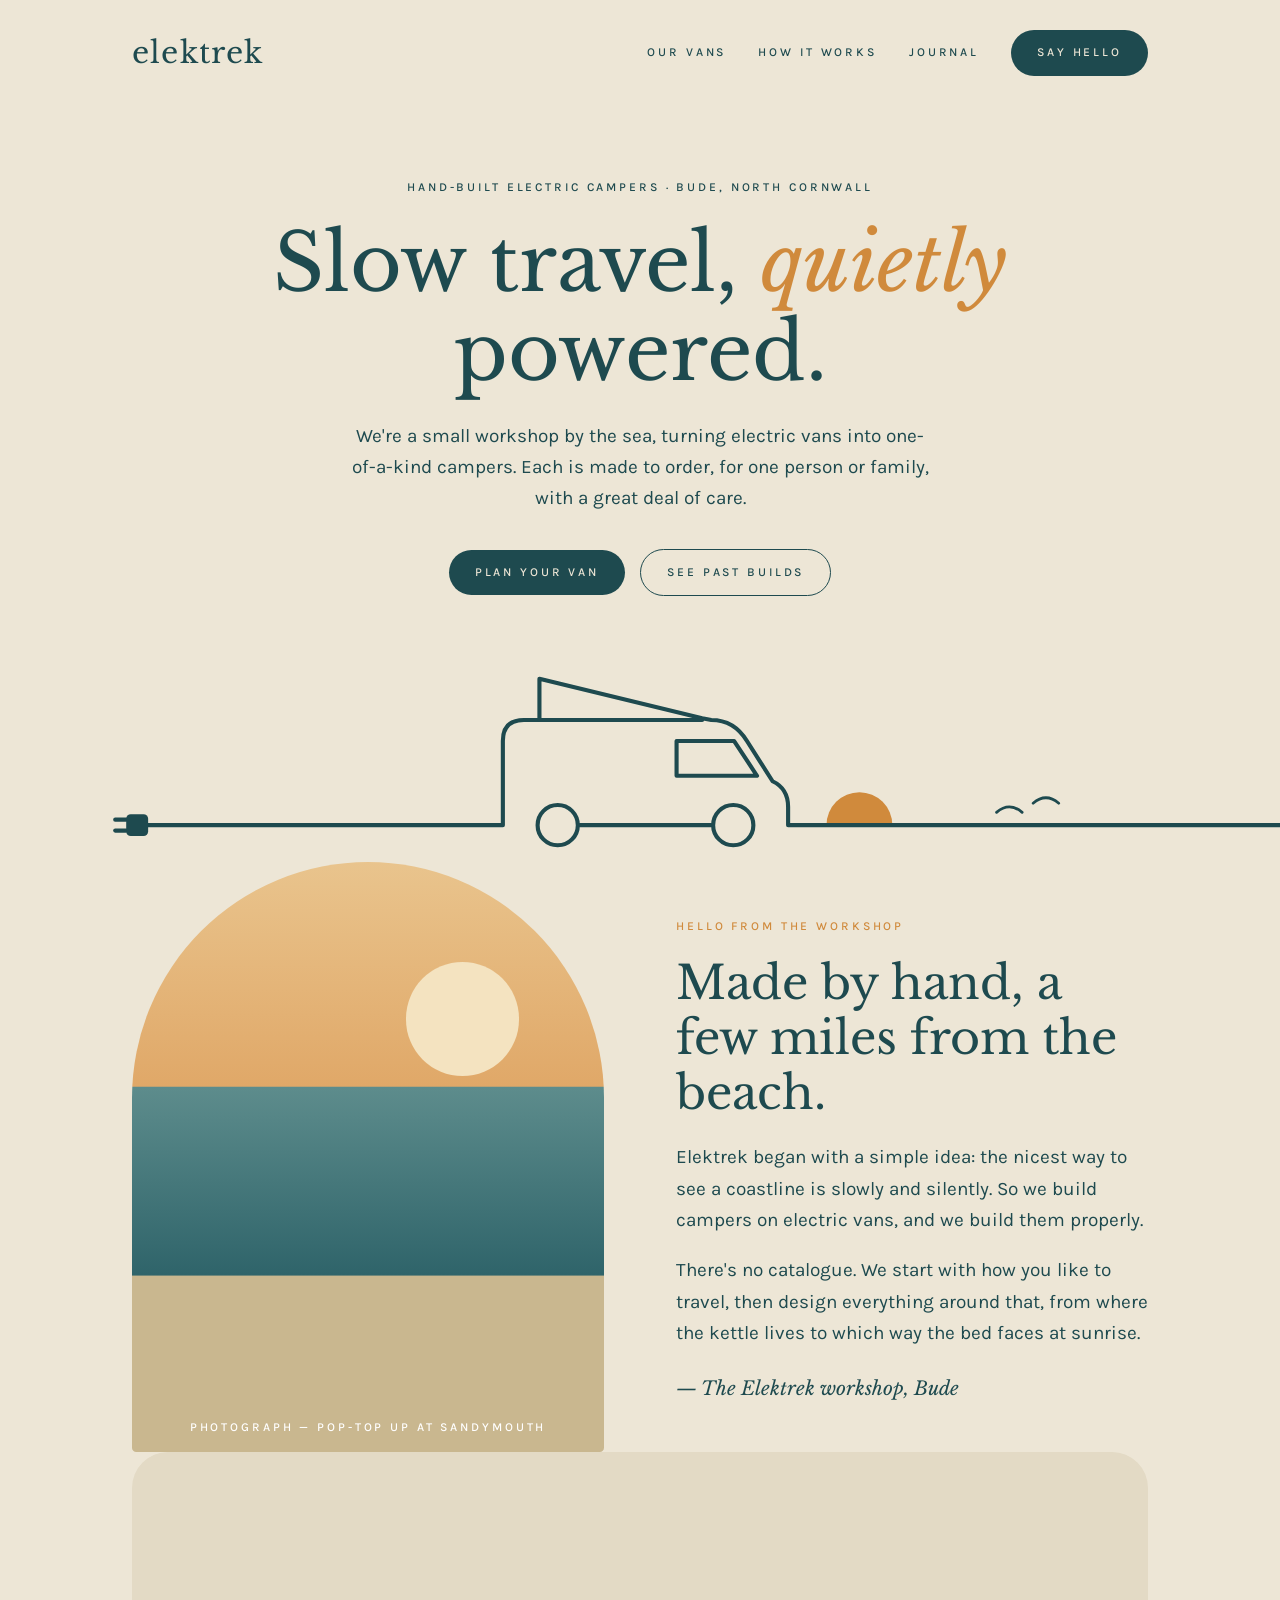
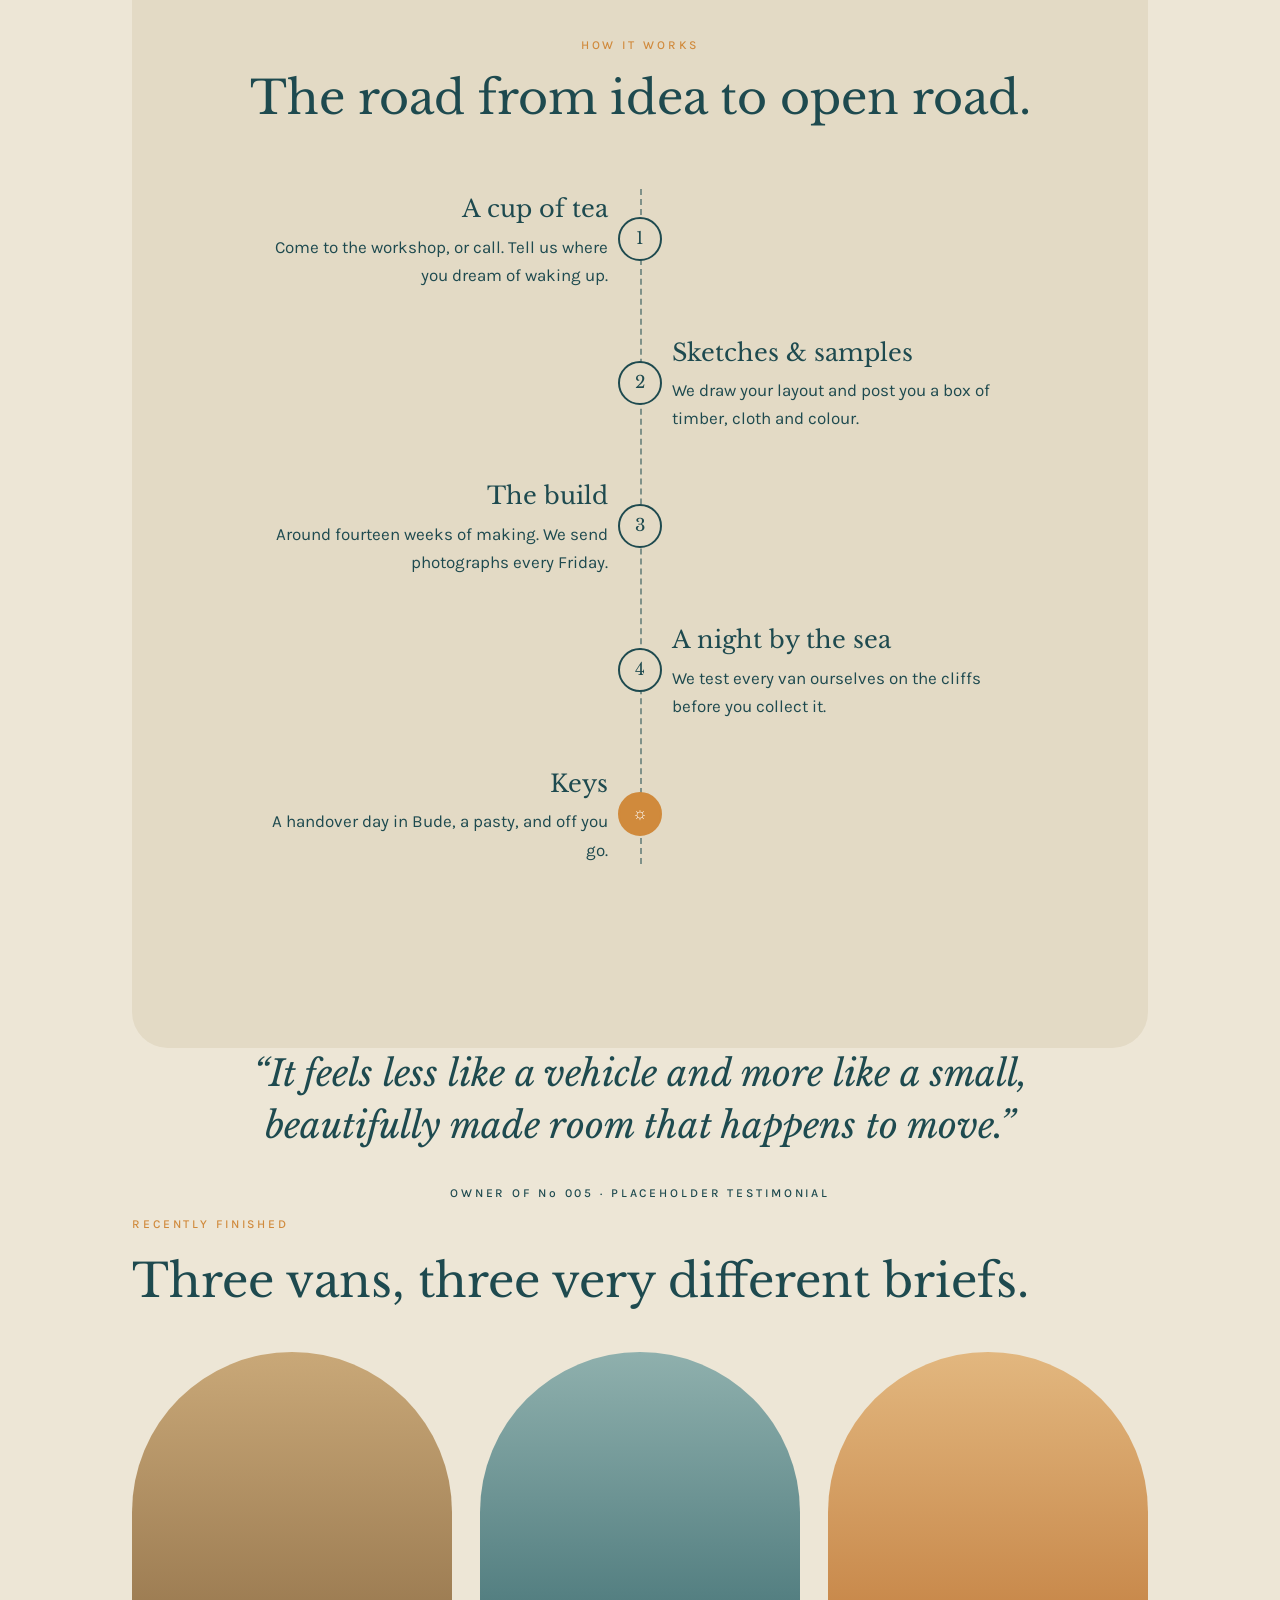
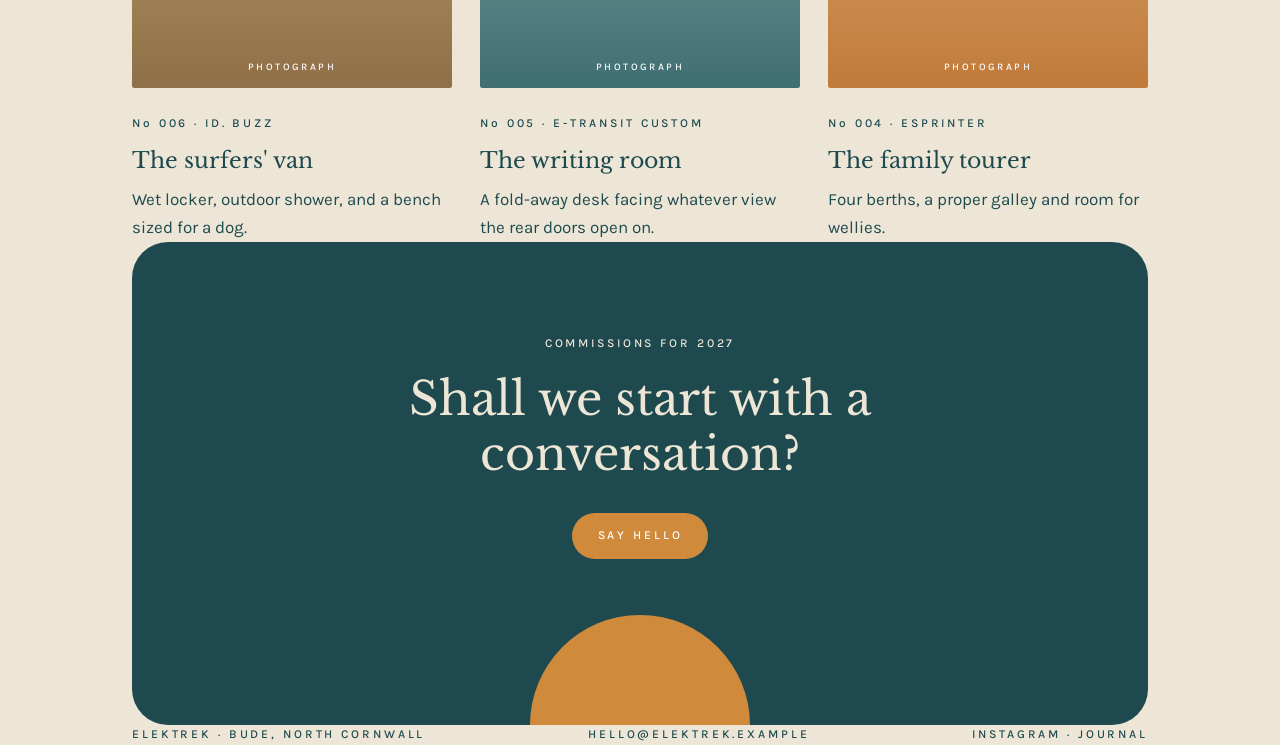
<file: mockups/elektrek/04-horizon-line.html>
<!doctype html>
<html lang="en-GB">
<head>
<meta charset="utf-8">
<meta name="robots" content="noindex">
<meta name="viewport" content="width=device-width, initial-scale=1">
<title>Elektrek — Mockup 4: Horizon Line</title>
<link rel="preconnect" href="https://fonts.googleapis.com">
<link href="https://fonts.googleapis.com/css2?family=Libre+Baskerville:ital,wght@0,400;0,700;1,400&family=Karla:wght@400;500;700&display=swap" rel="stylesheet">
<style>
:root{--sand:#EDE6D6;--sand2:#E3DAC5;--teal:#1E4A4F;--sun:#D08A3C;--soft:rgba(30,74,79,.2)}
*{box-sizing:border-box;margin:0;padding:0}
body{background:var(--sand);color:var(--teal);font-family:Karla,'Gill Sans',sans-serif;font-size:19px;line-height:1.65}
a{color:inherit;text-decoration:none}
h1,h2,h3,.serif{font-family:'Libre Baskerville',Baskerville,Georgia,serif;font-weight:400}
.cap{text-transform:uppercase;letter-spacing:.24em;font-size:12px;font-weight:500}
.wrap{max-width:1080px;margin:0 auto;padding:0 32px}
header{display:flex;justify-content:space-between;align-items:center;padding:28px 0}
.word{font-family:'Libre Baskerville',Baskerville,serif;font-size:30px;letter-spacing:.04em}
nav{display:flex;gap:32px;align-items:center}
.pill{display:inline-block;border-radius:999px;padding:13px 26px;background:var(--teal);color:var(--sand)}
.pill.ghost{background:none;color:var(--teal);border:1.5px solid var(--teal)}
.hero{text-align:center;padding:64px 0 0}
.hero h1{font-size:clamp(42px,6.2vw,80px);line-height:1.12;max-width:14ch;margin:18px auto 24px}
.hero h1 em{color:var(--sun)}
.hero p{max-width:31em;margin:0 auto 34px}
.line{display:block;width:100%;height:auto;margin-top:28px}
section{padding:100px 0}
.intro{display:grid;grid-template-columns:1fr 1fr;gap:72px;align-items:center}
.arch{aspect-ratio:4/5;border-radius:999px 999px 18px 18px;background:linear-gradient(180deg,#e9c48d 0,#e0a868 38%,#5d8c8c 38.2%,#2f646a 70%,#c9b78f 70.2%);position:relative;overflow:hidden}
.arch::after{content:"";position:absolute;width:24%;aspect-ratio:1;border-radius:50%;background:#f4e3c0;left:58%;top:17%}
.arch span{position:absolute;left:0;right:0;bottom:14px;text-align:center;color:#fff}
h2{font-size:clamp(30px,3.8vw,46px);line-height:1.2;margin:14px 0 22px}
.intro p+p{margin-top:1em}
.sig{font-family:'Libre Baskerville',serif;font-style:italic;margin-top:24px;display:block}
.route{background:var(--sand2);border-radius:36px}
.route .inner{padding:84px 56px}
.route h2{text-align:center;margin-bottom:64px}
.stops{position:relative;max-width:760px;margin:0 auto}
.stops::before{content:"";position:absolute;left:50%;top:0;bottom:0;border-left:2.5px dashed var(--teal);opacity:.5}
.stop{display:grid;grid-template-columns:1fr 64px 1fr;align-items:center;margin-bottom:44px}
.stop:last-child{margin-bottom:0}
.stop .dot{width:44px;height:44px;border-radius:50%;background:var(--sand2);border:2.5px solid var(--teal);margin:0 auto;display:grid;place-items:center;font-family:'Libre Baskerville',serif;font-size:17px;position:relative}
.stop:last-child .dot{background:var(--sun);border-color:var(--sun);color:#fff}
.stop .txt h3{font-size:24px;margin-bottom:4px}
.stop .txt p{font-size:17px}
.stop:nth-child(odd) .txt{grid-column:1;text-align:right}
.stop:nth-child(odd) .dot{grid-column:2}
.stop:nth-child(even) .txt{grid-column:3}
.stop:nth-child(even) .dot{grid-column:2;grid-row:1}
.quote{text-align:center}
.quote blockquote{font-family:'Libre Baskerville',serif;font-style:italic;font-size:clamp(24px,3vw,36px);line-height:1.45;max-width:24em;margin:0 auto 24px}
.cards{display:grid;grid-template-columns:repeat(3,1fr);gap:28px;margin-top:44px}
.card .img{aspect-ratio:1/1.05;border-radius:999px 999px 14px 14px;margin-bottom:18px;position:relative;overflow:hidden}
.card .img span{position:absolute;left:0;right:0;bottom:12px;text-align:center;color:#fff;font-size:10px}
.card h3{font-size:22px;margin:6px 0}
.card p{font-size:17px}
.cta{background:var(--teal);color:var(--sand);border-radius:36px;text-align:center;padding:84px 32px 0;overflow:hidden}
.cta h2{max-width:16ch;margin-left:auto;margin-right:auto}
.cta .pill{background:var(--sun);color:#fff;margin-top:10px}
.cta .sunrise{width:220px;height:110px;border-radius:220px 220px 0 0;background:var(--sun);margin:56px auto 0}
footer{display:flex;justify-content:space-between;flex-wrap:wrap;gap:16px;padding:40px 0 48px}
@media(max-width:820px){nav a:not(.pill){display:none}.intro,.cards{grid-template-columns:1fr}.route .inner{padding:56px 24px}.stops::before{left:22px}.stop{grid-template-columns:44px 1fr;column-gap:20px}.stop .txt{grid-column:2!important;text-align:left!important;grid-row:1}.stop .dot{grid-column:1!important;grid-row:1}}
</style>
</head>
<body>
<div class="wrap">
<header>
  <a class="word" href="#">elektrek</a>
  <nav class="cap"><a href="#">Our vans</a><a href="#">How it works</a><a href="#">Journal</a><a class="pill" href="#">Say hello</a></nav>
</header>
</div>

<main>
<div class="hero">
  <div class="wrap">
    <span class="cap">Hand-built electric campers · Bude, North Cornwall</span>
    <h1>Slow travel, <em>quietly</em> powered.</h1>
    <p>We're a small workshop by the sea, turning electric vans into one-of-a-kind campers. Each is made to order, for one person or family, with a great deal of care.</p>
    <a class="pill cap" href="#">Plan your van</a> &nbsp; <a class="pill ghost cap" href="#">See past builds</a>
  </div>
  <svg class="line" viewBox="0 0 1400 260" aria-hidden="true">
    <path d="M904,220 A36,36 0 0 1 976,220 Z" fill="#D08A3C"/>
    <g fill="none" stroke="#1E4A4F" stroke-width="4.5" stroke-linecap="round" stroke-linejoin="round">
      <path d="M160,220 L550,220 L550,128 Q550,105 573,105 L590,105 L590,60 L768,103 L778,105 Q803,105 817,128 L845,172 Q862,180 862,200 L862,220 L1500,220"/>
      <line x1="590" y1="105" x2="768" y2="105"/><line x1="634" y1="220" x2="778" y2="220"/>
      <path d="M740,128 L803,128 L828,166 L740,166 Z"/>
      <circle cx="610" cy="220" r="22" fill="#EDE6D6"/><circle cx="802" cy="220" r="22" fill="#EDE6D6"/>
      <line x1="138" y1="214" x2="126" y2="214"/><line x1="138" y1="226" x2="126" y2="226"/>
      <path d="M1090,206 q14,-12 28,0 M1130,196 q14,-12 28,0" stroke-width="3"/>
    </g>
    <rect x="138" y="208" width="24" height="24" rx="5" fill="#1E4A4F"/>
  </svg>
</div>

<section class="wrap intro">
  <div class="arch"><span class="cap">Photograph — pop-top up at Sandymouth</span></div>
  <div>
    <span class="cap" style="color:var(--sun)">Hello from the workshop</span>
    <h2>Made by hand, a few miles from the beach.</h2>
    <p>Elektrek began with a simple idea: the nicest way to see a coastline is slowly and silently. So we build campers on electric vans, and we build them properly.</p>
    <p>There's no catalogue. We start with how you like to travel, then design everything around that, from where the kettle lives to which way the bed faces at sunrise.</p>
    <span class="sig">— The Elektrek workshop, Bude</span>
  </div>
</section>

<div class="wrap"><section class="route"><div class="inner">
  <span class="cap" style="display:block;text-align:center;color:var(--sun)">How it works</span>
  <h2>The road from idea to open road.</h2>
  <div class="stops">
    <div class="stop"><div class="txt"><h3>A cup of tea</h3><p>Come to the workshop, or call. Tell us where you dream of waking up.</p></div><div class="dot">1</div></div>
    <div class="stop"><div class="txt"><h3>Sketches &amp; samples</h3><p>We draw your layout and post you a box of timber, cloth and colour.</p></div><div class="dot">2</div></div>
    <div class="stop"><div class="txt"><h3>The build</h3><p>Around fourteen weeks of making. We send photographs every Friday.</p></div><div class="dot">3</div></div>
    <div class="stop"><div class="txt"><h3>A night by the sea</h3><p>We test every van ourselves on the cliffs before you collect it.</p></div><div class="dot">4</div></div>
    <div class="stop"><div class="txt"><h3>Keys</h3><p>A handover day in Bude, a pasty, and off you go.</p></div><div class="dot">☼</div></div>
  </div>
</div></section></div>

<section class="wrap quote">
  <blockquote>“It feels less like a vehicle and more like a small, beautifully made room that happens to move.”</blockquote>
  <span class="cap">Owner of Nº 005 · placeholder testimonial</span>
</section>

<section class="wrap" style="padding-top:0">
  <span class="cap" style="color:var(--sun)">Recently finished</span>
  <h2>Three vans, three very different briefs.</h2>
  <div class="cards">
    <article class="card"><div class="img" style="background:linear-gradient(180deg,#c9a878,#8f6f47)"><span class="cap">Photograph</span></div><span class="cap">Nº 006 · ID. Buzz</span><h3>The surfers' van</h3><p>Wet locker, outdoor shower, and a bench sized for a dog.</p></article>
    <article class="card"><div class="img" style="background:linear-gradient(180deg,#8fb0ad,#3f6e72)"><span class="cap">Photograph</span></div><span class="cap">Nº 005 · E-Transit Custom</span><h3>The writing room</h3><p>A fold-away desk facing whatever view the rear doors open on.</p></article>
    <article class="card"><div class="img" style="background:linear-gradient(180deg,#e2b77f,#c07a3a)"><span class="cap">Photograph</span></div><span class="cap">Nº 004 · eSprinter</span><h3>The family tourer</h3><p>Four berths, a proper galley and room for wellies.</p></article>
  </div>
</section>

<div class="wrap"><section class="cta">
  <span class="cap">Commissions for 2027</span>
  <h2>Shall we start with a conversation?</h2>
  <a class="pill cap" href="#">Say hello</a>
  <div class="sunrise"></div>
</section></div>
</main>

<footer class="wrap cap"><span>Elektrek · Bude, North Cornwall</span><span>hello@elektrek.example</span><span>Instagram · Journal</span></footer>
</body>
</html>
</file>
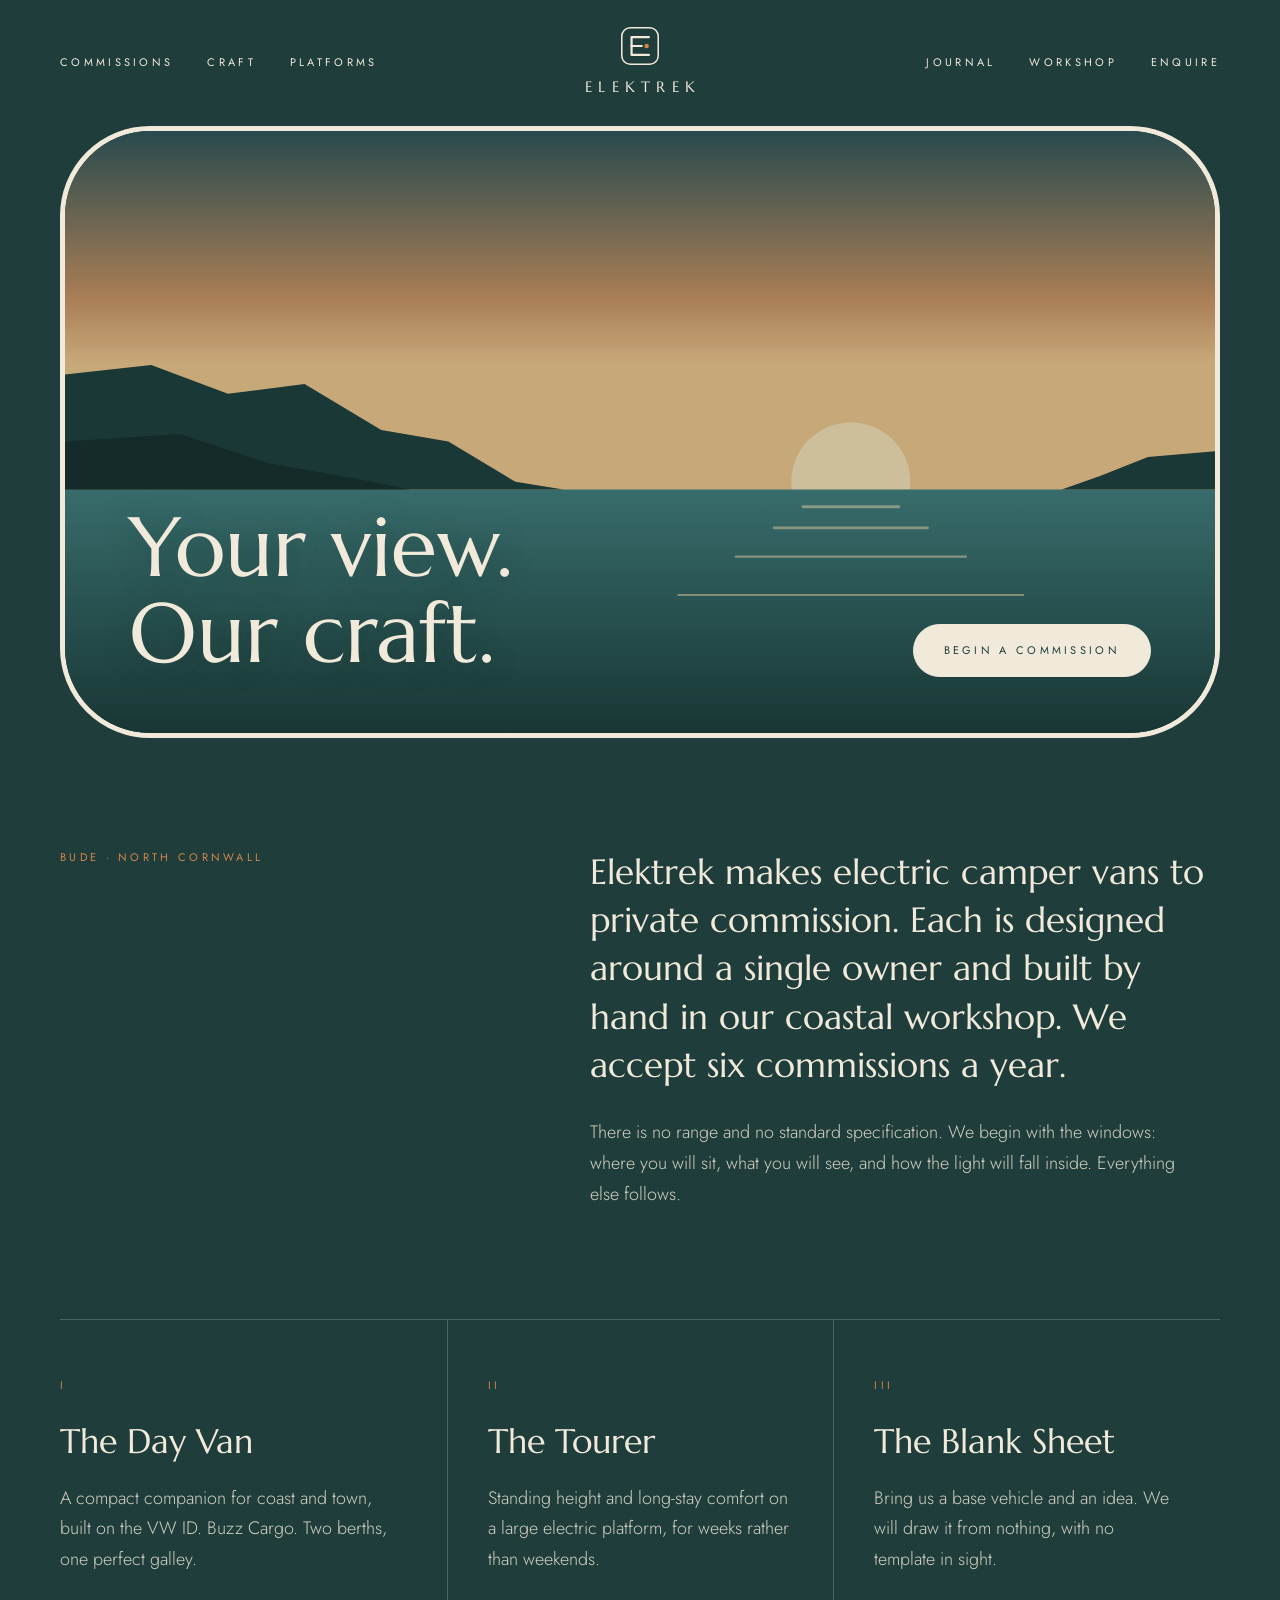
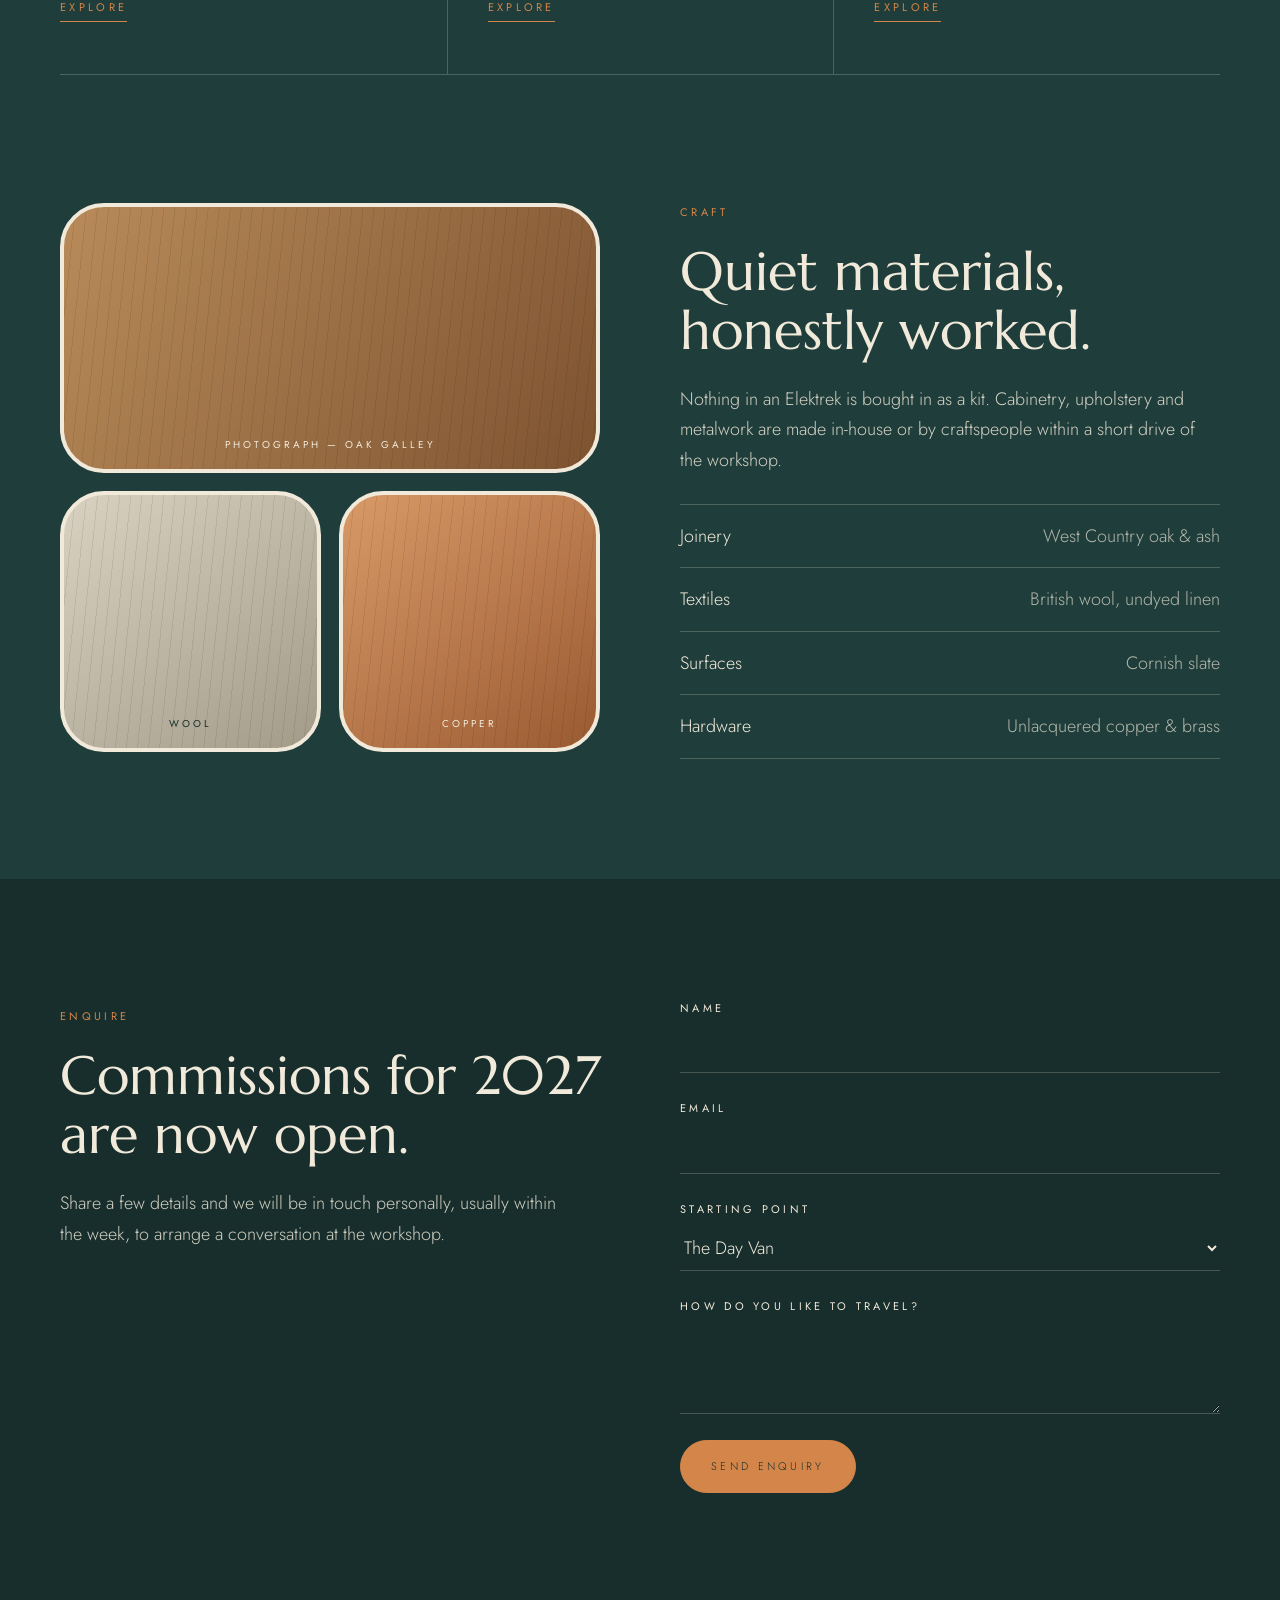
<file: mockups/elektrek/05-the-view.html>
<!doctype html>
<html lang="en-GB">
<head>
<meta charset="utf-8">
<meta name="robots" content="noindex">
<meta name="viewport" content="width=device-width, initial-scale=1">
<title>Elektrek — Mockup 5: The View</title>
<link rel="preconnect" href="https://fonts.googleapis.com">
<link href="https://fonts.googleapis.com/css2?family=Marcellus&family=Jost:wght@300;400&display=swap" rel="stylesheet">
<style>
:root{--green:#1F3D3A;--deep:#172E2C;--cream:#F1EADB;--copper:#D4864A;--line:rgba(241,234,219,.22)}
*{box-sizing:border-box;margin:0;padding:0}
body{background:var(--green);color:var(--cream);font-family:Jost,'Avenir Next',sans-serif;font-weight:300;font-size:18px;line-height:1.7}
a{color:inherit;text-decoration:none}
h1,h2,h3,.disp{font-family:Marcellus,Optima,'Gill Sans',serif;font-weight:400}
.cap{text-transform:uppercase;letter-spacing:.3em;font-size:11px;font-weight:400}
.wrap{max-width:1240px;margin:0 auto;padding:0 40px}
header{display:grid;grid-template-columns:1fr auto 1fr;align-items:center;padding:26px 0}
header nav{display:flex;gap:34px}
header .r{justify-content:flex-end}
.brand{display:flex;flex-direction:column;align-items:center;gap:8px}
.brand svg{width:40px;height:40px}
.brand span{font-family:Marcellus,Optima,serif;letter-spacing:.42em;font-size:15px;padding-left:.42em}
.window{position:relative;border:5px solid var(--cream);border-radius:90px;overflow:hidden;height:min(68vh,640px);min-height:440px}
.window svg{position:absolute;inset:0;width:100%;height:100%}
.window .txt{position:absolute;left:64px;bottom:56px;right:64px;display:flex;justify-content:space-between;align-items:flex-end;gap:32px;flex-wrap:wrap}
h1{font-size:clamp(46px,6.6vw,96px);line-height:1.02;text-shadow:0 2px 30px rgba(23,46,44,.35)}
.btn{display:inline-block;border:1px solid var(--cream);border-radius:999px;padding:16px 30px}
.btn.fill{background:var(--cream);color:var(--green)}
.btn.cu{background:var(--copper);border-color:var(--copper);color:var(--deep)}
.lede{display:grid;grid-template-columns:1fr 1.4fr;gap:80px;padding:110px 0;align-items:start}
.lede .cap{color:var(--copper)}
.lede p{font-family:Marcellus,Optima,serif;font-size:clamp(24px,2.7vw,36px);line-height:1.4}
.lede small{display:block;font-family:Jost,sans-serif;font-size:18px;line-height:1.7;margin-top:28px;max-width:34em;opacity:.85}
.three{display:grid;grid-template-columns:repeat(3,1fr);border-top:1px solid var(--line);border-bottom:1px solid var(--line)}
.three article{padding:48px 40px 52px;border-left:1px solid var(--line)}
.three article:first-child{border-left:0;padding-left:0}
.three .cap{color:var(--copper)}
.three h3{font-size:34px;margin:14px 0 12px}
.three p{opacity:.85}
.three a{display:inline-block;margin-top:24px;border-bottom:1px solid var(--copper);padding-bottom:4px}
.details{padding:120px 0;display:grid;grid-template-columns:1fr 1fr;gap:80px;align-items:center}
.panes{display:grid;grid-template-columns:1fr 1fr;gap:18px}
.pane{border:4px solid var(--cream);border-radius:44px;aspect-ratio:1;position:relative;overflow:hidden}
.pane::after{content:"";position:absolute;inset:0;background:repeating-linear-gradient(96deg,rgba(0,0,0,.08) 0 1px,transparent 1px 11px)}
.pane span{position:absolute;left:0;right:0;bottom:16px;text-align:center;z-index:1;font-size:10px}
.pane.big{grid-column:span 2;aspect-ratio:2/1}
h2{font-size:clamp(34px,4.2vw,58px);line-height:1.1;margin:16px 0 24px}
.details ul{list-style:none;margin-top:28px;border-top:1px solid var(--line)}
.details li{display:flex;justify-content:space-between;padding:16px 0;border-bottom:1px solid var(--line)}
.details li span:last-child{opacity:.7}
.enq{background:var(--deep);padding:120px 0}
.enq .grid{display:grid;grid-template-columns:1fr 1fr;gap:80px}
form{display:grid;gap:26px}
label{display:grid;gap:8px}
input,select,textarea{background:none;border:0;border-bottom:1px solid var(--line);color:var(--cream);font:inherit;padding:8px 0;border-radius:0;width:100%}
select option{color:#000}
textarea{min-height:90px;resize:vertical}
form .btn{justify-self:start;cursor:pointer;font:inherit;font-size:11px;letter-spacing:.3em;text-transform:uppercase}
footer{padding:44px 0;display:flex;justify-content:space-between;gap:20px;flex-wrap:wrap;opacity:.75}
@media(max-width:880px){header{grid-template-columns:1fr}header nav{display:none}.window{border-radius:48px}.window .txt{left:28px;right:28px;bottom:32px}.lede,.details,.enq .grid{grid-template-columns:1fr;gap:40px}.three{grid-template-columns:1fr}.three article{border-left:0;border-top:1px solid var(--line);padding-left:0}.three article:first-child{border-top:0}}
</style>
</head>
<body>
<div class="wrap">
<header>
  <nav class="cap"><a href="#">Commissions</a><a href="#">Craft</a><a href="#">Platforms</a></nav>
  <a class="brand" href="#">
    <svg viewBox="310 92 180 180" aria-hidden="true"><rect x="318" y="100" width="164" height="164" rx="38" fill="none" stroke="#F1EADB" stroke-width="7"/><g fill="none" stroke="#F1EADB" stroke-width="10" stroke-linecap="round" stroke-linejoin="round"><path d="M440,142 L362,142 L362,222 L440,222"/><line x1="362" y1="182" x2="408" y2="182"/></g><circle cx="430" cy="182" r="10" fill="#D4864A"/></svg>
    <span>ELEKTREK</span>
  </a>
  <nav class="cap r"><a href="#">Journal</a><a href="#">Workshop</a><a href="#enquire">Enquire</a></nav>
</header>

<div class="window">
  <svg viewBox="0 0 1200 640" preserveAspectRatio="xMidYMid slice" aria-hidden="true">
    <defs>
      <linearGradient id="sky" x1="0" y1="0" x2="0" y2="1"><stop offset="0" stop-color="#274e55"/><stop offset=".45" stop-color="#c98f5e"/><stop offset=".62" stop-color="#eec38a"/></linearGradient>
      <linearGradient id="sea" x1="0" y1="0" x2="0" y2="1"><stop offset="0" stop-color="#3f7a79"/><stop offset="1" stop-color="#173734"/></linearGradient>
    </defs>
    <rect width="1200" height="400" fill="url(#sky)"/>
    <circle cx="820" cy="372" r="62" fill="#f6dfb4"/>
    <rect y="380" width="1200" height="260" fill="url(#sea)"/>
    <g stroke="#f6dfb4" stroke-linecap="round" opacity=".55"><line x1="770" y1="398" x2="870" y2="398" stroke-width="3"/><line x1="740" y1="420" x2="900" y2="420" stroke-width="3"/><line x1="700" y1="450" x2="940" y2="450" stroke-width="2.5"/><line x1="640" y1="490" x2="1000" y2="490" stroke-width="2"/></g>
    <path d="M0,260 L90,250 L170,280 L250,270 L330,318 L400,330 L470,372 L520,380 L0,380 Z" fill="#1b3a37"/>
    <path d="M0,330 L120,322 L210,352 L300,368 L360,380 L0,380 Z" fill="#132b29"/>
    <path d="M1200,340 L1130,346 L1080,366 L1040,380 L1200,380 Z" fill="#1b3a37"/>
    <rect width="1200" height="640" fill="#172E2C" opacity=".18"/>
  </svg>
  <div class="txt">
    <h1>Your view.<br>Our craft.</h1>
    <div><a class="btn fill cap" href="#enquire">Begin a commission</a></div>
  </div>
</div>

<section class="lede">
  <span class="cap">Bude · North Cornwall</span>
  <div>
    <p>Elektrek makes electric camper vans to private commission. Each is designed around a single owner and built by hand in our coastal workshop. We accept six commissions a year.</p>
    <small>There is no range and no standard specification. We begin with the windows: where you will sit, what you will see, and how the light will fall inside. Everything else follows.</small>
  </div>
</section>

<section class="three">
  <article><span class="cap">I</span><h3>The Day Van</h3><p>A compact companion for coast and town, built on the VW ID. Buzz Cargo. Two berths, one perfect galley.</p><a class="cap" href="#">Explore</a></article>
  <article><span class="cap">II</span><h3>The Tourer</h3><p>Standing height and long-stay comfort on a large electric platform, for weeks rather than weekends.</p><a class="cap" href="#">Explore</a></article>
  <article><span class="cap">III</span><h3>The Blank Sheet</h3><p>Bring us a base vehicle and an idea. We will draw it from nothing, with no template in sight.</p><a class="cap" href="#">Explore</a></article>
</section>

<section class="details">
  <div class="panes">
    <div class="pane big" style="background:linear-gradient(120deg,#b98b5a,#7d5330)"><span class="cap">Photograph — oak galley</span></div>
    <div class="pane" style="background:linear-gradient(140deg,#d9d2c2,#a39b88)"><span class="cap" style="color:var(--deep)">Wool</span></div>
    <div class="pane" style="background:linear-gradient(140deg,#d99a68,#9a5a31)"><span class="cap">Copper</span></div>
  </div>
  <div>
    <span class="cap" style="color:var(--copper)">Craft</span>
    <h2>Quiet materials, honestly worked.</h2>
    <p style="opacity:.85">Nothing in an Elektrek is bought in as a kit. Cabinetry, upholstery and metalwork are made in-house or by craftspeople within a short drive of the workshop.</p>
    <ul>
      <li><span>Joinery</span><span>West Country oak &amp; ash</span></li>
      <li><span>Textiles</span><span>British wool, undyed linen</span></li>
      <li><span>Surfaces</span><span>Cornish slate</span></li>
      <li><span>Hardware</span><span>Unlacquered copper &amp; brass</span></li>
    </ul>
  </div>
</section>
</div>

<section class="enq" id="enquire"><div class="wrap"><div class="grid">
  <div>
    <span class="cap" style="color:var(--copper)">Enquire</span>
    <h2>Commissions for 2027 are now open.</h2>
    <p style="opacity:.85;max-width:28em">Share a few details and we will be in touch personally, usually within the week, to arrange a conversation at the workshop.</p>
  </div>
  <form onsubmit="return false">
    <label><span class="cap">Name</span><input type="text"></label>
    <label><span class="cap">Email</span><input type="email"></label>
    <label><span class="cap">Starting point</span><select><option>The Day Van</option><option>The Tourer</option><option>The Blank Sheet</option><option>Not sure yet</option></select></label>
    <label><span class="cap">How do you like to travel?</span><textarea></textarea></label>
    <button class="btn cu" type="submit">Send enquiry</button>
  </form>
</div></div></section>

<footer class="wrap cap"><span>Elektrek · Bude, North Cornwall</span><span>hello@elektrek.example</span><span>Instagram · Journal · Terms</span></footer>
</body>
</html>
</file>
<file: styles.css>
@import url('https://fonts.googleapis.com/css2?family=Inter+Tight:wght@400;500;600&family=JetBrains+Mono:wght@400&display=swap');

/* "Forecast". Dark is the default; js/nav.js sets data-theme="light" when a visitor picks it.
   Every text colour clears 4.5:1 on --bg and --surface in both themes, and --edge clears 3:1 for control borders. */
:root {
  --bg: #0b100f;
  --ink: #e8efea;
  --muted: #a9b8b0;
  --line: #2a3531;
  --edge: #8a9a92;
  --surface: #121917;
  --accent: #ffb454;
  --sans: 'Inter Tight', -apple-system, BlinkMacSystemFont, system-ui, sans-serif;
  --mono: 'JetBrains Mono', ui-monospace, Menlo, monospace;
  --gutter: clamp(1.25rem, 5vw, 4.5rem);
  color-scheme: dark;
  -webkit-text-size-adjust: 100%;
  text-size-adjust: 100%;
}

:root[data-theme="light"] {
  --bg: #f2f4f1;
  --ink: #101614;
  --muted: #4d5853;
  --line: #c5cdc8;
  --edge: #5f6b65;
  --surface: #ffffff;
  --accent: #9a4a00;
  color-scheme: light;
}

/* The Tom page has no accent colour at all: the dot, focus rings and hovers all use ink */
.quiet {
  --accent: var(--ink);
}

* {
  margin: 0;
  padding: 0;
  box-sizing: border-box;
}

[hidden] {
  display: none !important;
}

body {
  min-height: 100vh;
  min-height: 100dvh;
  display: flex;
  flex-direction: column;
  background: var(--bg);
  color: var(--ink);
  font-family: var(--sans);
  font-size: 1.125rem;
  line-height: 1.6;
  -webkit-font-smoothing: antialiased;
  -moz-osx-font-smoothing: grayscale;
  overflow-x: hidden;
}

main {
  flex: 1;
}

a {
  color: inherit;
  text-underline-offset: 0.25em;
}

a:hover {
  color: var(--accent);
}

a:focus-visible,
button:focus-visible {
  outline: 3px solid var(--accent);
  outline-offset: 3px;
  border-radius: 2px;
}

img {
  max-width: 100%;
}

.visually-hidden {
  position: absolute;
  width: 1px;
  height: 1px;
  overflow: hidden;
  clip-path: inset(50%);
  white-space: nowrap;
}

.statcounter {
  display: none;
}

/* Small labels: dates, meta lines, captions of lists */
.label {
  font-family: var(--mono);
  font-size: 0.8125rem;
  color: var(--muted);
}

/* The amber full stop after the big titles */
.dot {
  color: var(--accent);
}

/* A bordered pill: the theme toggle, the wind button and the article buttons */
.pill {
  display: inline-flex;
  align-items: center;
  min-height: 2.75rem;
  padding: 0 1rem;
  border: 1px solid var(--edge);
  border-radius: 2rem;
  background: var(--bg);
  color: var(--ink);
  font: inherit;
  text-decoration: none;
  cursor: pointer;
}

.pill:hover {
  background: var(--ink);
  color: var(--bg);
}

/* A quiet icon button: the theme toggle and the wind button. The icon is small, the hit area is 44px,
   and the solid background keeps the icon at full contrast when it sits over the wind */
.icon-btn {
  display: inline-flex;
  align-items: center;
  justify-content: center;
  flex: none;
  width: 2.75rem;
  height: 2.75rem;
  border: 0;
  border-radius: 50%;
  background: var(--bg);
  color: var(--ink);
  cursor: pointer;
}

.icon-btn:hover {
  color: var(--accent);
}

.icon-btn svg {
  display: block;
  width: 1.25rem;
  height: 1.25rem;
  fill: none;
  stroke: currentColor;
  stroke-width: 2;
  stroke-linecap: round;
  stroke-linejoin: round;
}

/* Line the icon up with the text edge; the hit area still extends past it */
.wind-toggle {
  margin-left: -0.75rem;
}

/* Skip link, added first in the page by js/nav.js */

.skip-link {
  position: absolute;
  left: 1rem;
  top: -5rem;
  z-index: 10;
  padding: 0.75rem 1.125rem;
  background: var(--ink);
  color: var(--bg);
  font-size: 0.9375rem;
}

.skip-link:focus {
  top: 1rem;
}

.skip-link:hover {
  color: var(--bg);
}

/* Header and footer, built by js/nav.js */

.site-header {
  display: flex;
  flex-wrap: wrap;
  justify-content: space-between;
  align-items: center;
  gap: 0.25rem 1.75rem;
  padding: 1.75rem var(--gutter) 0;
  font-size: 0.9375rem;
}

.site-name {
  display: flex;
  align-items: center;
  gap: 0.625rem;
  min-height: 2.75rem;
  font-weight: 500;
  text-decoration: none;
}

.site-name::before {
  content: "";
  width: 0.625rem;
  height: 0.625rem;
  border-radius: 50%;
  background: var(--accent);
}

.site-nav {
  display: flex;
  flex-wrap: wrap;
  align-items: center;
  gap: 0.25rem 1.75rem;
}

.site-nav a {
  display: flex;
  align-items: center;
  min-height: 2.75rem;
  text-decoration: none;
}

.site-nav a:hover {
  text-decoration: underline;
}

/* The current page is underlined, not just coloured */
.site-nav a[aria-current="page"] {
  text-decoration: underline;
  text-decoration-thickness: 2px;
  text-underline-offset: 6px;
}

.site-nav a.nav-cta {
  text-decoration: underline;
}

.site-footer {
  display: flex;
  flex-wrap: wrap;
  justify-content: space-between;
  align-items: center;
  gap: 0.5rem 2rem;
  padding: 1.5rem var(--gutter) 2rem;
  border-top: 1px solid var(--line);
  font-family: var(--mono);
  font-size: 0.8125rem;
  color: var(--muted);
}

.site-footer .fish {
  display: inline-flex;
  align-items: center;
  min-height: 2.75rem;
  color: var(--muted);
  text-decoration: none;
}

.site-footer .fish:hover {
  color: var(--accent);
}

/* Home: "Hello." over the wind (js/wind.js draws the canvas behind the header and hero) */

.wind {
  position: absolute;
  left: 0;
  top: 0;
  z-index: -1;
  display: block;
  width: 100%;
  pointer-events: none;
}

.hero {
  padding: clamp(4rem, 8vw, 6.875rem) var(--gutter) 5.5rem;
}

.hello {
  margin-left: -0.04em;
  font-weight: 500;
  font-size: clamp(5.5rem, 28vw, 26.25rem);
  line-height: 0.8;
  letter-spacing: -0.065em;
}

.hero-foot {
  display: flex;
  flex-wrap: wrap;
  justify-content: space-between;
  align-items: flex-end;
  gap: 1.75rem 3rem;
  margin-top: clamp(2.5rem, 5vw, 4.5rem);
}

.intro {
  flex: 0 1 25em;
  min-width: 0;
  font-size: clamp(1.375rem, 2.6vw, 2.375rem);
  line-height: 1.25;
  letter-spacing: -0.015em;
}

/* Projects: on the home page and projects.html */

.projects {
  padding: 5.5rem var(--gutter) 7.5rem;
  border-top: 1px solid var(--line);
}

.section-head {
  display: flex;
  flex-wrap: wrap;
  justify-content: space-between;
  align-items: baseline;
  gap: 0.5rem 2rem;
  margin-bottom: 2rem;
}

.section-head h2 {
  font-size: 1.75rem;
  font-weight: 500;
  letter-spacing: -0.02em;
}

.cards {
  display: flex;
  flex-wrap: wrap;
  gap: 1.5rem;
}

.card {
  flex: 1 1 25rem;
  min-width: 0;
  display: flex;
  flex-direction: column;
  gap: 0.875rem;
  padding: clamp(1.25rem, 3vw, 2rem);
  border: 1px solid var(--line);
  border-radius: 8px;
  background: var(--surface);
  color: var(--ink);
  text-decoration: none;
  transition: transform 0.3s cubic-bezier(0.2, 0.8, 0.2, 1), border-color 0.3s ease;
}

.card:hover {
  color: var(--ink);
  transform: translateY(-4px);
  border-color: var(--accent);
}

.card-icon {
  width: 5.25rem;
  height: 5.25rem;
}

.card-title {
  margin-top: 1rem;
  font-weight: 500;
  font-size: clamp(2.5rem, 4.6vw, 4.25rem);
  line-height: 1;
  letter-spacing: -0.045em;
}

.card-text {
  max-width: 32em;
}

.card-more {
  margin-top: auto;
  padding-top: 0.625rem;
  font-weight: 500;
  color: var(--accent);
}

.card:hover .card-more {
  text-decoration: underline;
  text-underline-offset: 4px;
}

/* The home page's short list of projects; projects.html has the full cards */

.project-list {
  margin: 0;
  padding: 0;
  list-style: none;
  border-bottom: 1px solid var(--line);
}

.project-list li {
  border-top: 1px solid var(--line);
}

.project-list a {
  display: flex;
  align-items: center;
  gap: 1.25rem;
  padding: 1.25rem 0;
  color: var(--ink);
  text-decoration: none;
}

.project-list img {
  flex: none;
  width: 3rem;
  height: 3rem;
}

.pl-text {
  display: flex;
  flex: 1;
  flex-direction: column;
  gap: 0.2rem;
  min-width: 0;
}

.pl-name {
  font-size: 1.375rem;
  font-weight: 500;
  letter-spacing: -0.02em;
  transition: color 0.2s ease;
}

.pl-what {
  color: var(--muted);
}

.pl-date {
  flex: none;
  white-space: nowrap;
}

.project-list a:hover .pl-name,
.project-list a:focus-visible .pl-name {
  color: var(--accent);
}

.all-projects {
  margin-top: 2rem;
}

.all-projects a {
  display: inline-flex;
  align-items: center;
  min-height: 2.75rem;
  font-weight: 500;
  color: var(--accent);
}

@media (max-width: 600px) {
  .project-list a {
    align-items: flex-start;
  }

  .pl-date {
    display: none;
  }
}

/* A quiet note about Tom, at the foot of the home page */

.tom-note {
  display: flex;
  flex-direction: column;
  align-items: center;
  gap: 1.25rem;
  padding: clamp(5rem, 10vw, 8.75rem) var(--gutter);
  border-top: 1px solid var(--line);
  text-align: center;
}

.tom-note h2 {
  font-weight: 500;
  font-size: clamp(2.375rem, 5vw, 4.25rem);
  line-height: 1.05;
  letter-spacing: -0.04em;
}

.tom-note .years {
  font-size: 1.375rem;
  color: var(--muted);
}

.tom-note p {
  max-width: 30em;
}

.tom-note a {
  display: inline-flex;
  align-items: center;
  min-height: 2.75rem;
}

/* Page heads: projects.html, the articles and the 404 */

.page-head {
  padding: clamp(3rem, 6vw, 4.5rem) var(--gutter);
}

.page-title {
  margin-left: -0.04em;
  font-weight: 500;
  font-size: clamp(3.5rem, 15vw, 14.375rem);
  line-height: 0.85;
  letter-spacing: -0.06em;
  overflow-wrap: break-word;
}

.tagline {
  margin-top: 2.25rem;
  font-size: clamp(1.375rem, 2.6vw, 2.375rem);
  line-height: 1.25;
  letter-spacing: -0.015em;
}

.page-head .hero-foot {
  margin-top: 2.25rem;
}

.page-head .hero-foot .tagline {
  flex: 0 1 25em;
  min-width: 0;
  margin-top: 0;
}

.page-head .label {
  margin-top: 0.875rem;
}

.breadcrumb {
  margin-bottom: clamp(2rem, 5vw, 3.5rem);
  font-family: var(--mono);
  font-size: 0.8125rem;
}

.breadcrumb a {
  display: inline-flex;
  align-items: center;
  min-height: 2.75rem;
}

.app-icon {
  display: block;
  width: 7rem;
  height: 7rem;
  margin-bottom: 2.25rem;
}

/* Articles: interlude.html and hd60.html */

.article-page {
  font-size: 1.1875rem;
  line-height: 1.65;
}

.article-body {
  display: flex;
  flex-wrap: wrap;
  gap: 2.5rem 4.5rem;
  padding: 3.5rem var(--gutter) 7.5rem;
  border-top: 1px solid var(--line);
}

/* "On this page", filled in by js/contents.js; above the article on narrow screens */
.toc {
  flex: 0 1 13.75rem;
  font-size: 0.9375rem;
  line-height: 1.4;
}

.toc h2 {
  margin-bottom: 0.5rem;
  font-weight: 400;
}

.toc ul {
  list-style: none;
}

.toc a {
  display: flex;
  align-items: center;
  min-height: 2.75rem;
  padding: 0.25rem 0;
}

.prose {
  flex: 999 1 30rem;
  min-width: 0;
  max-width: 42rem;
}

.prose p {
  margin-bottom: 1.3em;
}

.prose .lead {
  font-size: 1.375rem;
  line-height: 1.55;
}

.prose h2 {
  margin: 2.2em 0 0.5em;
  font-weight: 500;
  font-size: clamp(2rem, 3.4vw, 2.875rem);
  line-height: 1.1;
  letter-spacing: -0.035em;
}

.prose ul {
  margin: 0 0 1.3em 1.25rem;
}

.prose li {
  margin-bottom: 0.6rem;
}

.prose strong {
  font-weight: 500;
}

/* One line of the article set large, like a pull quote */
.prose .pull {
  margin: 2em 0;
  font-weight: 500;
  font-size: clamp(1.625rem, 3vw, 2.5rem);
  line-height: 1.2;
  letter-spacing: -0.03em;
}

.pull em {
  font-style: normal;
  color: var(--accent);
}

.prose .project-links {
  display: flex;
  flex-wrap: wrap;
  gap: 0.75rem;
  margin: 2em 0 0;
}

.button {
  min-height: 3rem;
  padding: 0 1.5rem;
  font-size: 1rem;
  font-weight: 500;
}

.button:hover {
  color: var(--bg);
}

/* Figures */

.diagram {
  margin: 2.5rem 0;
  padding: 1.5rem;
  border: 1px solid var(--line);
  border-radius: 8px;
  background: var(--surface);
  color: var(--ink);
}

.diagram svg {
  display: block;
  width: 100%;
  height: auto;
}

.diagram figcaption,
.shots figcaption,
.shot-single figcaption,
.icon-pair figcaption {
  font-size: 1rem;
  line-height: 1.5;
  color: var(--muted);
}

.diagram figcaption {
  margin-top: 1rem;
}

.shots figcaption strong,
.shot-single figcaption strong,
.icon-pair figcaption strong {
  color: var(--ink);
  font-weight: 500;
}

.shots {
  display: grid;
  grid-template-columns: repeat(2, minmax(0, 1fr));
  gap: 1.5rem;
  margin: 2.5rem 0;
}

.shots img,
.shot-single img {
  display: block;
  width: 100%;
  height: auto;
  margin-bottom: 0.875rem;
  border: 1px solid var(--line);
  border-radius: 8px;
}

.shot-single {
  max-width: 26rem;
  margin: 2.5rem 0;
}

.shot-single.narrow {
  max-width: 19rem;
}

/* Wide screenshots (a browser window) use the full text column */
.shot-single.wide {
  max-width: none;
}

.icon-pair {
  display: grid;
  grid-template-columns: repeat(2, minmax(0, 1fr));
  gap: 1.5rem;
  margin: 1.5rem 0 2rem;
}

.icon-pair img {
  display: block;
  width: 6rem;
  height: 6rem;
  margin-bottom: 0.75rem;
}

/* The big link to the other project, at the foot of an article */

.next-project {
  display: flex;
  flex-wrap: wrap;
  justify-content: space-between;
  align-items: flex-end;
  gap: 1rem 3rem;
  padding: 4.5rem var(--gutter) 5rem;
  border-top: 1px solid var(--line);
  color: var(--ink);
  text-decoration: none;
}

.next-project > span {
  display: flex;
  flex-direction: column;
  gap: 0.625rem;
  min-width: 0;
}

.next-title,
.next-arrow {
  font-weight: 500;
  font-size: clamp(2.75rem, 7vw, 6.75rem);
  line-height: 0.95;
  letter-spacing: -0.05em;
}

.next-project:hover {
  color: var(--ink);
}

.next-project:hover .next-title {
  color: var(--accent);
  text-decoration: underline;
  text-decoration-thickness: 2px;
  text-underline-offset: 0.12em;
}

/* The Tom page: one calm, centred column, no accents or jokes */

.tom {
  width: 100%;
  max-width: calc(38rem + 2 * var(--gutter));
  margin: 0 auto;
  padding: clamp(3.5rem, 8vw, 6rem) var(--gutter) 8rem;
  font-size: 1.1875rem;
  line-height: 1.65;
}

.tom-photo {
  margin-bottom: 4rem;
}

.tom-photo img {
  display: block;
  width: 100%;
  height: auto;
  filter: grayscale(1);
}

.tom-head {
  margin-bottom: 4rem;
  text-align: center;
}

.tom-head h1 {
  margin-bottom: 1rem;
  font-weight: 500;
  font-size: clamp(2.75rem, 7vw, 4.75rem);
  line-height: 1;
  letter-spacing: -0.045em;
}

.tom-head .years {
  font-size: 1.5rem;
  color: var(--muted);
}

.tom-quote {
  margin: 4.5rem 0;
  text-align: center;
}

.tom-quote p {
  font-size: clamp(1.25rem, 2.4vw, 1.5rem);
  line-height: 1.7;
  letter-spacing: -0.01em;
}

.tom-quote footer {
  margin-top: 1.5rem;
}

.tom-quote cite {
  font-style: normal;
}

/* A small wall of chosen photographs, then the way to his memorial */

.tom-wall {
  margin-top: 6rem;
  padding-top: 4rem;
  border-top: 1px solid var(--line);
}

/* Hidden until images/tom has photos in it */
.tom-wall:not(:has(img)) {
  display: none;
}

.wall-photos {
  display: grid;
  grid-template-columns: repeat(4, minmax(0, 1fr));
  gap: 0.75rem;
}

.wall-photo.wide {
  grid-column: span 2;
}

.wall-photo img {
  display: block;
  width: 100%;
  height: auto;
  aspect-ratio: 3 / 4;
  object-fit: cover;
  object-position: 50% 30%;
  filter: grayscale(1);
}

.wall-photo.wide img {
  aspect-ratio: 4 / 3;
}

.tom-links {
  display: grid;
  grid-template-columns: repeat(auto-fit, minmax(15rem, 1fr));
  gap: 0.75rem;
  margin-top: 6rem;
}

.tom-link {
  display: flex;
  flex-direction: column;
  justify-content: space-between;
  gap: 1.5rem;
  min-height: 9.375rem;
  padding: 1.5rem;
  border: 1px solid var(--edge);
  border-radius: 8px;
  background: var(--surface);
  text-decoration: none;
  transition: border-color 0.2s ease;
}

.tom-link:hover {
  border-color: var(--ink);
}

.tom-link:hover .tom-link-title {
  text-decoration: underline;
  text-underline-offset: 4px;
}

.tom-link-title {
  font-weight: 500;
  font-size: 1.375rem;
  line-height: 1.25;
  letter-spacing: -0.02em;
}

/* 404: the Dude, centred, with two ways out */

.lost {
  width: 100%;
  max-width: calc(32rem + 2 * var(--gutter));
  margin: 0 auto;
  padding: clamp(3rem, 6vw, 4.5rem) var(--gutter) 6rem;
  text-align: center;
}

.lost .page-title {
  margin: 0 0 1rem;
}

.lost-gif {
  margin: 2.5rem 0 2rem;
}

.lost-gif img {
  display: block;
  width: 100%;
  height: auto;
  border-radius: 8px;
}

.lost p {
  margin-bottom: 1.3em;
}

.lost .project-links {
  display: flex;
  flex-wrap: wrap;
  justify-content: center;
  gap: 0.75rem;
}

/* Narrow screens */

@media (max-width: 600px) {
  .shots,
  .icon-pair {
    grid-template-columns: minmax(0, 1fr);
  }

  .wall-photos {
    grid-template-columns: repeat(2, minmax(0, 1fr));
  }
}

@media (prefers-reduced-motion: reduce) {
  .card,
  .tom-link {
    transition: none;
  }

  .card:hover {
    transform: none;
  }
}
</file>
<file: home-demo.css>
/* Animated previews of the Home app on home.html. Each phone is drawn at 390 x 844 design
   pixels and scaled to its column: 1em inside a screen is 17 design pixels, the app's Body. */

@import url('https://fonts.googleapis.com/css2?family=VT323&display=swap');

.hd-phone {
  position: relative;
  display: block;
  width: 100%;
  aspect-ratio: 390 / 844;
  margin-bottom: 0.875rem;
  overflow: hidden;
  border: 1px solid var(--line);
  border-radius: 8px;
  background: #000;
  container-type: inline-size;
}

.hd-screen {
  --text: #f2f2f7;
  --text-2: #98989f;
  --surface: #1c1c1e;
  --raised: #2c2c2e;
  --fill: rgb(118 118 128 / 0.24);
  --heat-start: #ff9500;
  --heat-end: #ff3b30;
  --water-end: #007aff;
  --accent: #ff9f0a;
  --green: #30d158;
  position: absolute;
  inset: 0;
  padding: 1.15em 0.94em 0;
  overflow: hidden;
  background: #000;
  color: var(--text);
  font-family: -apple-system, BlinkMacSystemFont, 'SF Pro Text', system-ui, 'Inter Tight', sans-serif;
  font-size: 13px;
  font-size: calc(100cqw * 17 / 390);
  line-height: 1.3;
  text-align: left;
  -webkit-font-smoothing: antialiased;
}

.hd-screen p,
.hd-screen dl,
.hd-screen dd {
  margin: 0;
}

/* Header */

.hd-head {
  display: flex;
  align-items: center;
  justify-content: space-between;
}

.hd-title {
  font-size: 2em;
  font-weight: 700;
  letter-spacing: -0.02em;
}

.hd-help {
  display: grid;
  place-items: center;
  width: 2.1em;
  height: 2.1em;
  border-radius: 50%;
  background: var(--surface);
  color: var(--accent);
  font-weight: 700;
}

.hd-pill {
  display: inline-flex;
  align-items: center;
  gap: 0.5em;
  margin-top: 0.45em;
  padding: 0.45em 0.95em;
  border-radius: 999px;
  background: var(--surface);
  color: var(--text-2);
  font-size: 0.82em;
}

.hd-dot {
  width: 0.62em;
  height: 0.62em;
  border-radius: 50%;
  background: var(--green);
  animation: hd-pulse 2.4s ease-in-out infinite;
}

@keyframes hd-pulse {
  50% {
    opacity: 0.35;
  }
}

/* The hero card */

.hd-hero {
  margin-top: 1.1em;
  padding: 1.1em 1.1em 1.25em;
  border-radius: 1.3em;
  background: linear-gradient(135deg, var(--heat-start), var(--heat-end));
  color: #fff;
}

.hd-hero-top {
  display: flex;
  align-items: center;
  gap: 0.55em;
  font-weight: 600;
}

.hd-hero-top svg {
  width: 1.15em;
  height: 1.15em;
}

.hd-chev {
  margin-left: auto;
  font-size: 1.3em;
  line-height: 1;
  opacity: 0.85;
}

.hd-temp {
  margin: 0.1em 0 0.05em -0.04em;
  font-size: 6.2em;
  font-weight: 400;
  line-height: 1.05;
  letter-spacing: -0.03em;
  font-variant-numeric: tabular-nums;
}

.hd-hero-line {
  font-size: 1.05em;
}

.hd-hero-line + .hd-hero-line {
  margin-top: 0.55em;
  opacity: 0.9;
}

/* Cards */

.hd-card {
  margin-top: 0.7em;
  padding: 1.1em 1.1em 1.15em;
  border-radius: 1.3em;
  background: var(--surface);
}

.hd-label {
  display: flex;
  align-items: center;
  gap: 0.6em;
  color: var(--text-2);
  font-size: 0.8em;
  font-weight: 600;
  letter-spacing: 0.06em;
  text-transform: uppercase;
}

.hd-info {
  display: inline-grid;
  place-items: center;
  width: 1.55em;
  height: 1.55em;
  border: 0.12em solid currentColor;
  border-radius: 50%;
  font-size: 0.95em;
  letter-spacing: 0;
}

/* The heat pump diagram: the app's own drawing, from SystemDiagram.svelte */

.hd-diagram {
  display: block;
  width: 100%;
  margin: 0.7em 0 0.4em;
}

.hd-diagram .pipe {
  fill: none;
  stroke-width: 5;
  stroke-linecap: round;
  transition: stroke 0.6s, opacity 0.6s;
}

.hd-diagram .out {
  stroke: var(--heat-end);
}

.hd-diagram .back {
  stroke: var(--water-end);
}

[data-mode='radiators'] .hd-diagram .rad,
[data-mode='tank'] .hd-diagram .tnk {
  stroke-dasharray: 7 7;
  animation: hd-run var(--flow, 1s) linear infinite;
}

[data-mode='radiators'] .hd-diagram .tnk,
[data-mode='tank'] .hd-diagram .rad {
  stroke: var(--text-2);
  opacity: 0.3;
}

@keyframes hd-run {
  to {
    stroke-dashoffset: -28;
  }
}

.hd-diagram .box {
  fill: var(--raised);
  stroke: var(--text-2);
  stroke-width: 1.5;
}

.hd-diagram .ring {
  fill: none;
  stroke: var(--text-2);
  stroke-width: 1.5;
}

.hd-diagram .fan path {
  fill: var(--text);
}

.hd-diagram .fan {
  transform-origin: 200px 77px;
  animation: hd-spin var(--fan, 1s) linear infinite;
}

@keyframes hd-spin {
  to {
    transform: rotate(360deg);
  }
}

.hd-diagram .radiator {
  fill: var(--raised);
  stroke: var(--text-2);
  stroke-width: 1.5;
  transition: fill 0.6s, stroke 0.6s;
}

.hd-diagram .fins {
  stroke: var(--text-2);
  stroke-width: 1.5;
  transition: stroke 0.6s;
}

[data-mode='radiators'] .hd-diagram .radiator {
  fill: var(--heat-start);
  stroke: var(--heat-end);
}

[data-mode='radiators'] .hd-diagram .fins {
  stroke: var(--heat-end);
}

.hd-diagram .wisps path {
  fill: none;
  stroke: var(--heat-end);
  stroke-width: 2;
  stroke-linecap: round;
  opacity: 0;
}

[data-mode='radiators'] .hd-diagram .wisps path {
  animation: hd-rise 2.4s ease-in-out infinite;
}

.hd-diagram .wisps path:nth-child(2) {
  animation-delay: 0.8s;
}

.hd-diagram .wisps path:nth-child(3) {
  animation-delay: 1.6s;
}

@keyframes hd-rise {
  0% {
    opacity: 0;
    transform: translateY(4px);
  }
  40% {
    opacity: 0.8;
  }
  100% {
    opacity: 0;
    transform: translateY(-8px);
  }
}

.hd-diagram .empty {
  fill: var(--fill);
}

.hd-diagram .water {
  fill: var(--heat-start);
  transform-box: fill-box;
  transform-origin: 50% 100%;
  transform: scaleY(var(--level, 0.725));
  transition: transform 1.4s ease-in-out;
}

.hd-diagram .tank {
  fill: none;
  stroke: var(--text-2);
  stroke-width: 1.5;
}

.hd-diagram .target {
  stroke: var(--text);
  stroke-width: 1.5;
  stroke-dasharray: 4 3;
}

.hd-diagram .reading {
  font: 600 20px -apple-system, BlinkMacSystemFont, system-ui, 'Inter Tight', sans-serif;
  fill: var(--text);
  paint-order: stroke;
  stroke: var(--raised);
  stroke-width: 4px;
  stroke-linejoin: round;
}

.hd-figs {
  display: flex;
  flex-wrap: wrap;
  gap: 0.35em 1.2em;
}

.hd-figs + .hd-figs {
  margin-top: 0.6em;
}

.hd-figs div {
  min-width: 4.5em;
}

.hd-figs dt {
  color: var(--text-2);
  font-size: 0.82em;
}

.hd-figs dd {
  font-size: 1.18em;
  font-weight: 600;
  font-variant-numeric: tabular-nums;
}

.hd-figs .hd-out {
  color: var(--heat-end);
}

.hd-figs .hd-back {
  color: var(--water-end);
}

.hd-words {
  margin-top: 0.6em !important;
  font-size: 0.82em;
  line-height: 1.4;
}

.hd-pair {
  display: grid;
  grid-template-columns: 1fr 1fr;
  gap: 0.7em;
}

.hd-pair .hd-card {
  padding-top: 1.3em;
}

.hd-pair .hd-big {
  margin-top: 0.4em;
  color: var(--accent);
  font-size: 1.18em;
  font-weight: 600;
}

/* The tab bar */

.hd-tabs {
  position: absolute;
  right: 0;
  bottom: 0;
  left: 0;
  display: grid;
  grid-template-columns: repeat(5, 1fr);
  height: 6.3em;
  padding-top: 0.6em;
  border-top: 1px solid rgb(84 84 88 / 0.6);
  background: rgb(22 22 23 / 0.94);
  color: var(--text-2);
  font-size: 0.78em;
  text-align: center;
}

.hd-tabs span {
  display: flex;
  flex-direction: column;
  align-items: center;
  gap: 0.25em;
}

.hd-tabs svg {
  width: 2.1em;
  height: 2.1em;
  fill: none;
  stroke: currentColor;
  stroke-width: 1.6;
  stroke-linecap: round;
  stroke-linejoin: round;
}

.hd-tabs .on {
  color: var(--accent);
}

/* Control */

.hd-screen .hd-section {
  margin: 1.4em 0 0.45em 0.94em;
  color: var(--text-2);
  font-size: 0.88em;
  text-transform: uppercase;
}

.hd-screen .hd-head + .hd-section {
  margin-top: 1em;
}

.hd-group {
  overflow: hidden;
  border-radius: 0.75em;
  background: var(--surface);
}

.hd-row {
  position: relative;
  display: flex;
  align-items: center;
  gap: 0.75em;
  min-height: 2.94em;
  padding: 0.4em 0.94em;
  transition: background-color 0.5s;
}

.hd-row + .hd-row::before {
  content: '';
  position: absolute;
  top: 0;
  right: 0;
  left: 3.6em;
  border-top: 1px solid rgb(84 84 88 / 0.6);
}

.hd-row.hd-tap {
  background: #3a3a3c;
  transition: none;
}

.hd-tone {
  display: grid;
  flex: none;
  place-items: center;
  width: 1.76em;
  height: 1.76em;
  border-radius: 0.42em;
  color: #fff;
}

.hd-tone svg {
  width: 1.15em;
  height: 1.15em;
  fill: none;
  stroke: currentColor;
  stroke-width: 2;
  stroke-linecap: round;
  stroke-linejoin: round;
}

.hd-tone.heat {
  background: linear-gradient(135deg, var(--heat-start), var(--heat-end));
}

.hd-tone.water {
  background: linear-gradient(135deg, #32ade6, #007aff);
}

.hd-tone.grey {
  background: #8e8e93;
}

.hd-tone.cool {
  background: #30b0c7;
}

.hd-tone.light {
  background: #ffcc00;
  color: #1c1c1e;
}

.hd-tone.green {
  background: #34c759;
}

.hd-row-name {
  flex: none;
}

.hd-row-value {
  margin-left: auto;
  color: var(--text-2);
  font-size: 0.94em;
  text-align: right;
  white-space: nowrap;
}

.hd-row-value.hd-changed {
  animation: hd-fade-in 0.5s ease-out;
}

@keyframes hd-fade-in {
  from {
    opacity: 0;
  }
}

.hd-row::after {
  content: '›';
  color: rgb(152 152 159 / 0.7);
  font-size: 1.2em;
}

/* Reports */

.hd-seg {
  position: relative;
  display: grid;
  grid-template-columns: 1fr 1fr;
  margin-top: 1em;
  padding: 0.2em;
  border-radius: 0.6em;
  background: var(--surface);
  font-weight: 500;
  text-align: center;
}

.hd-seg::before {
  content: '';
  position: absolute;
  top: 0.2em;
  bottom: 0.2em;
  left: 0.2em;
  width: calc(50% - 0.2em);
  border-radius: 0.45em;
  background: var(--raised);
  transition: transform 0.35s ease;
}

.hd-seg[data-period='year']::before {
  transform: translateX(100%);
}

.hd-seg span {
  position: relative;
  padding: 0.45em 0;
}

.hd-picker {
  display: flex;
  align-items: center;
  gap: 0.6em;
  margin-top: 0.7em;
}

.hd-round {
  display: grid;
  flex: none;
  place-items: center;
  width: 2.6em;
  height: 2.6em;
  border-radius: 50%;
  background: var(--surface);
  font-size: 1em;
}

.hd-round.dim {
  color: rgb(152 152 159 / 0.4);
}

.hd-month {
  flex: 1;
  padding: 0.75em;
  border: 1px solid rgb(152 152 159 / 0.5);
  border-radius: 0.75em;
  font-weight: 600;
  text-align: center;
}

.hd-cop-card {
  margin-top: 0.7em;
  padding: 1em 1.1em 1.15em;
  border-radius: 1.3em;
  background: var(--surface);
}

.hd-muted {
  color: var(--text-2);
}

.hd-cop-card .hd-cop {
  margin: 0.05em 0 0.1em -0.03em;
  font-size: 4.7em;
  font-weight: 400;
  line-height: 1.1;
  letter-spacing: -0.02em;
  font-variant-numeric: tabular-nums;
}

.hd-cop-card p + p {
  margin-top: 0.5em;
}

.hd-tiles {
  display: grid;
  grid-template-columns: 1fr 1fr;
  gap: 0.7em;
  margin-top: 0.7em;
}

.hd-tile {
  padding: 1em 1em 1.1em;
  border-radius: 1.1em;
  background: var(--surface);
}

.hd-tile p {
  font-size: 0.8em;
}

.hd-tile .hd-num {
  margin: 0.35em 0;
  font-size: 1.3em;
  font-weight: 700;
  font-variant-numeric: tabular-nums;
}

/* Teletext */

.hd-tt {
  --text: #fff;
  --text-2: #0ff;
  --surface: #000;
  --raised: #000;
  --fill: #00f;
  --heat-start: #f00;
  --heat-end: #f00;
  --water-end: #0ff;
  font-family: 'VT323', ui-monospace, Menlo, monospace;
  font-size: calc(100cqw * 17 / 390 * 1.2);
  line-height: 1.25;
}

.hd-tt-top {
  display: flex;
  align-items: center;
  justify-content: space-between;
  font-size: 0.95em;
}

.hd-tt-top .y {
  color: #ff0;
}

.hd-tt-q {
  display: grid;
  place-items: center;
  width: 1.75em;
  height: 1.75em;
  background: #00f;
  color: #ff0;
  font-size: 1.1em;
}

.hd-tt-greet {
  display: inline-block;
  margin-top: 0.15em;
  padding: 0.25em 0.4em;
  background: #00f;
  color: #ff0;
  font-size: 1.65em;
}

.hd-tt-pill {
  display: flex;
  width: fit-content;
  align-items: center;
  gap: 0.45em;
  margin-top: 0.4em;
  padding: 0.35em 0.6em;
  background: #00f;
  color: #0ff;
  font-size: 0.8em;
}

.hd-tt-pill .hd-dot {
  background: #0f0;
}

.hd-tt-hero {
  margin-top: 0.9em;
  padding: 1em 1em 1.1em;
  background: #f00;
  color: #000;
}

.hd-tt-hero .hd-temp {
  font-size: 4.8em;
  line-height: 1;
}

.hd-tt-bar {
  margin-top: 0.6em;
  padding: 0.15em 0.5em;
  background: #0ff;
  color: #000;
  font-size: 1.05em;
}

.hd-tt .hd-system {
  padding: 0 0.6em;
}

.hd-tt .hd-diagram .reading {
  font-family: 'VT323', ui-monospace, monospace;
  font-size: 24px;
  font-weight: 400;
}

.hd-tt .hd-figs dd {
  font-weight: 400;
}

.hd-tt-tabs {
  position: absolute;
  right: 0;
  bottom: 0;
  left: 0;
  display: flex;
  align-items: center;
  justify-content: space-around;
  height: 4.3em;
  border-top: 1px solid #00f;
  background: #000;
  font-size: 1em;
}

.hd-tt-tabs .now {
  padding: 0 0.15em;
  background: #f00;
  color: #000;
}

/* Hold still offscreen, and for anyone who has asked for less motion */

.hd-phone.hd-paused *,
.hd-phone.hd-paused *::before {
  animation-play-state: paused !important;
}

@media (prefers-reduced-motion: reduce) {
  .hd-phone *,
  .hd-phone *::before {
    animation: none !important;
    transition: none !important;
  }

  [data-mode='radiators'] .hd-diagram .wisps path {
    opacity: 0.6;
  }
}
</file>
